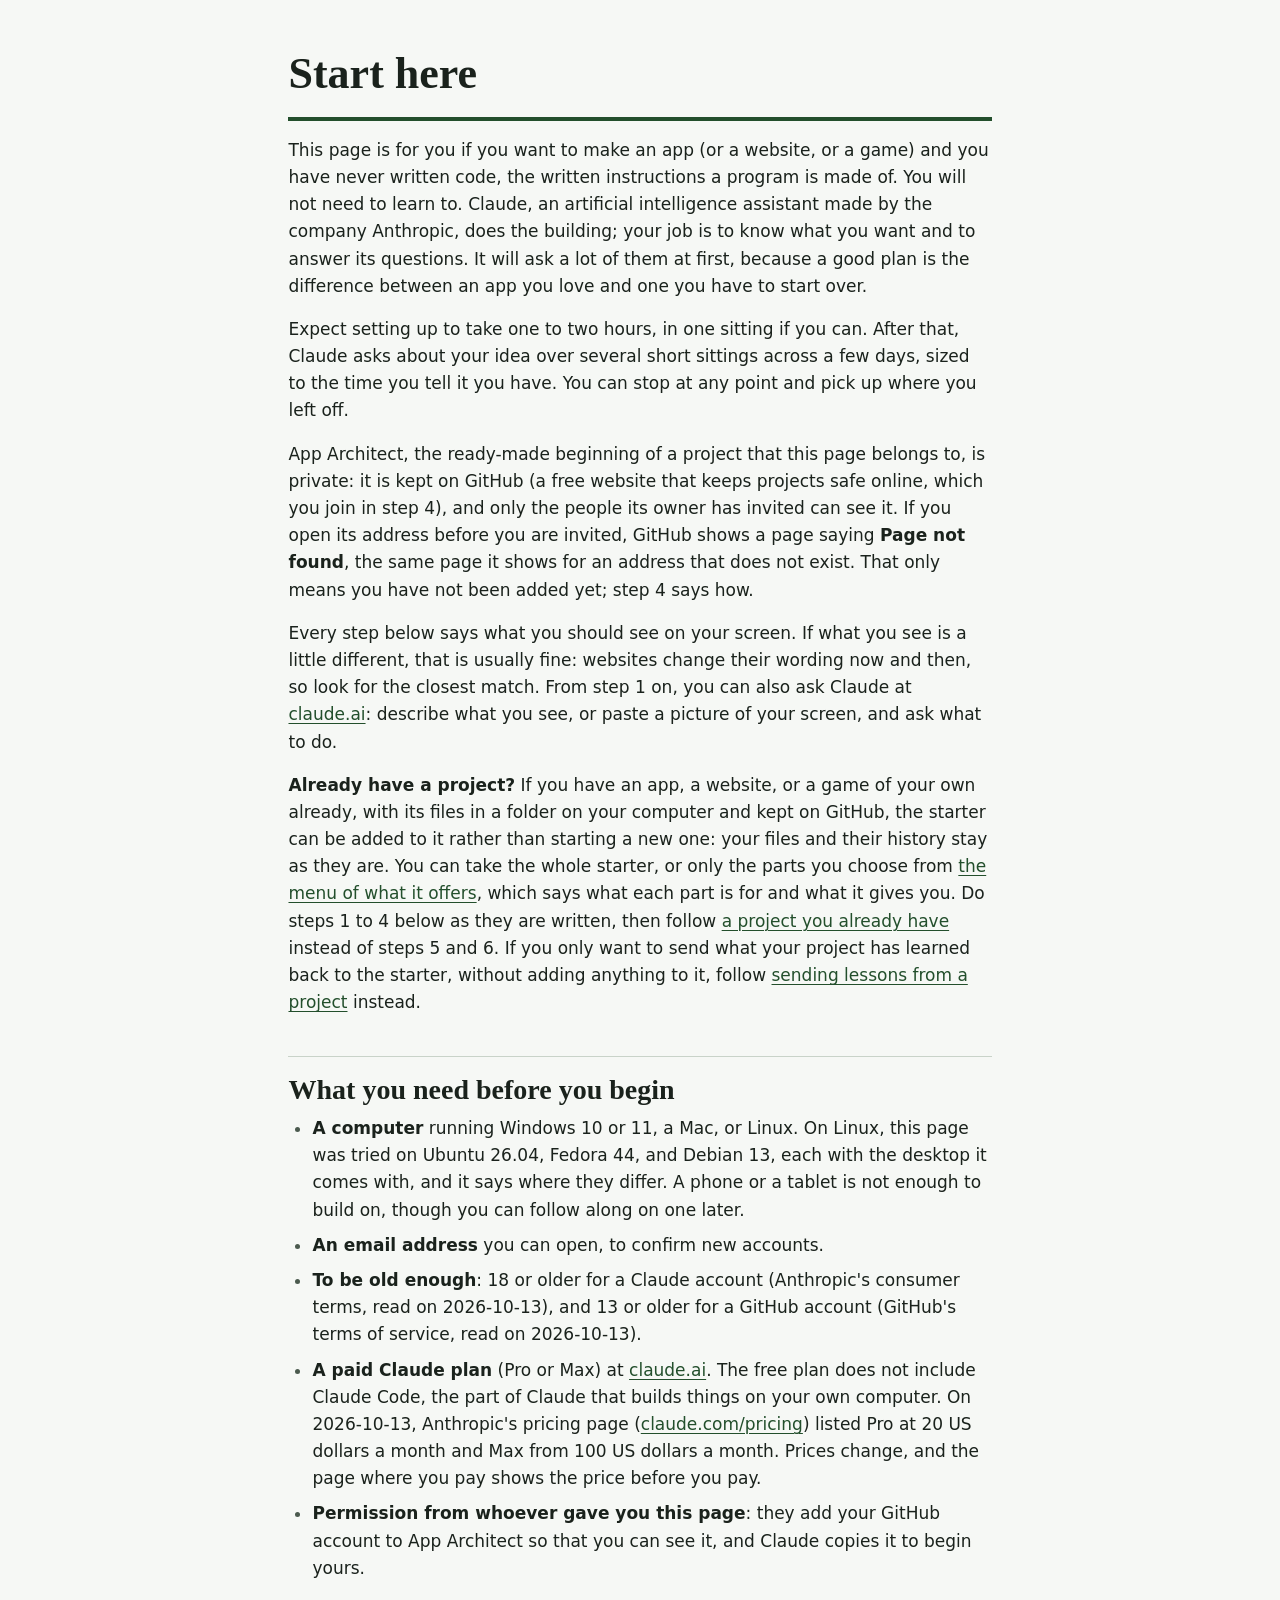
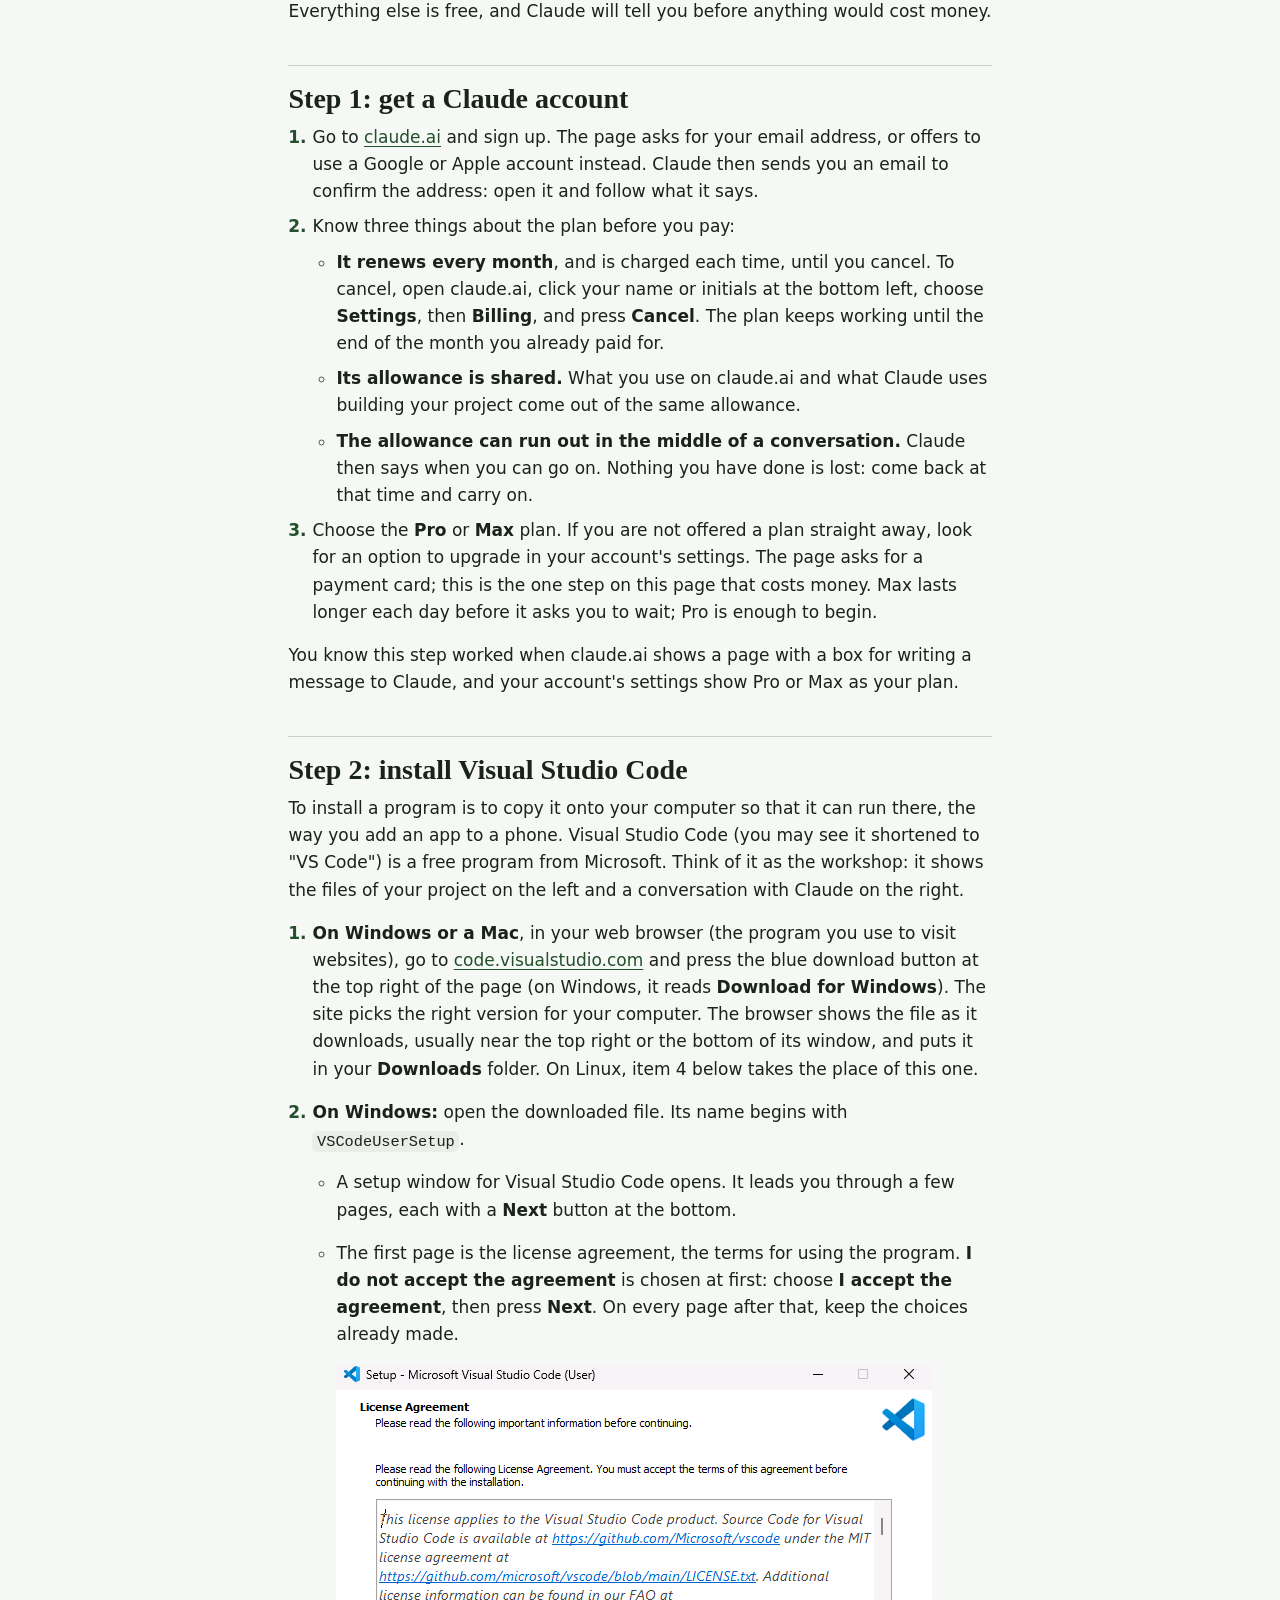
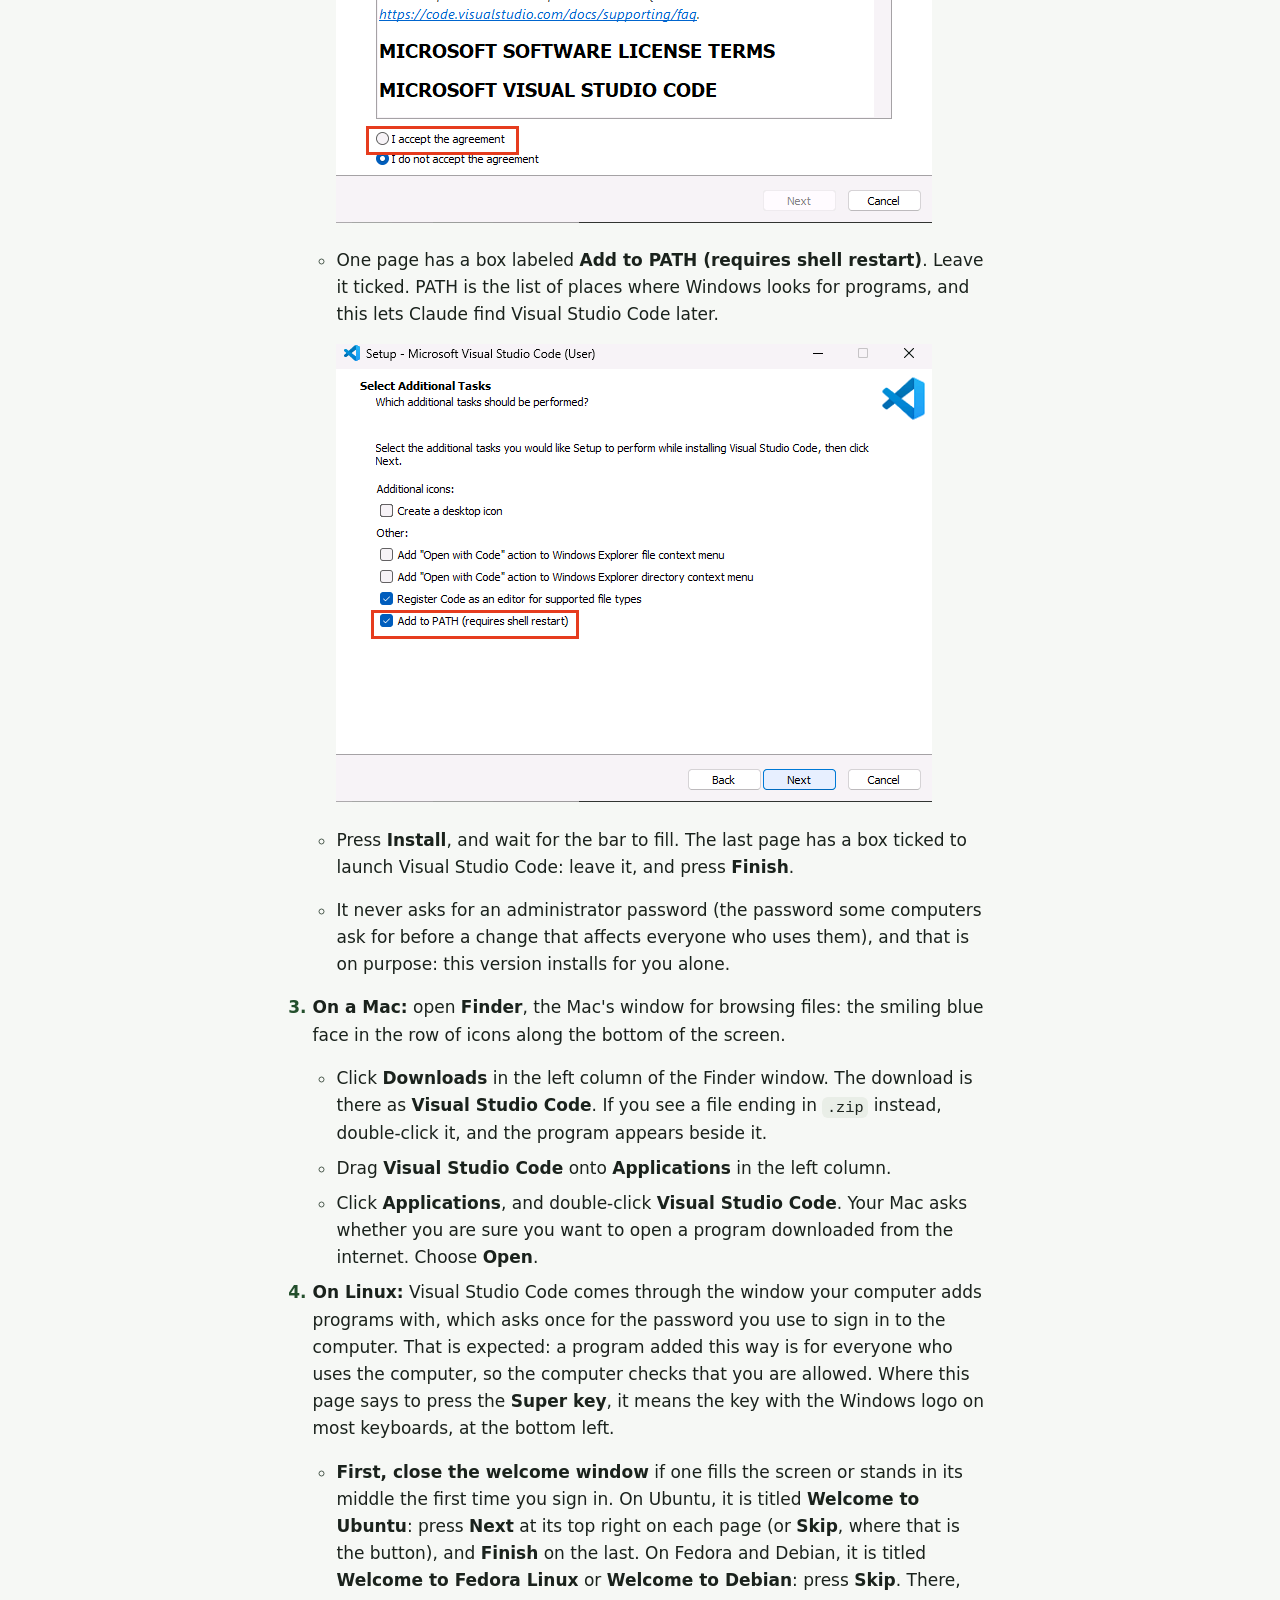
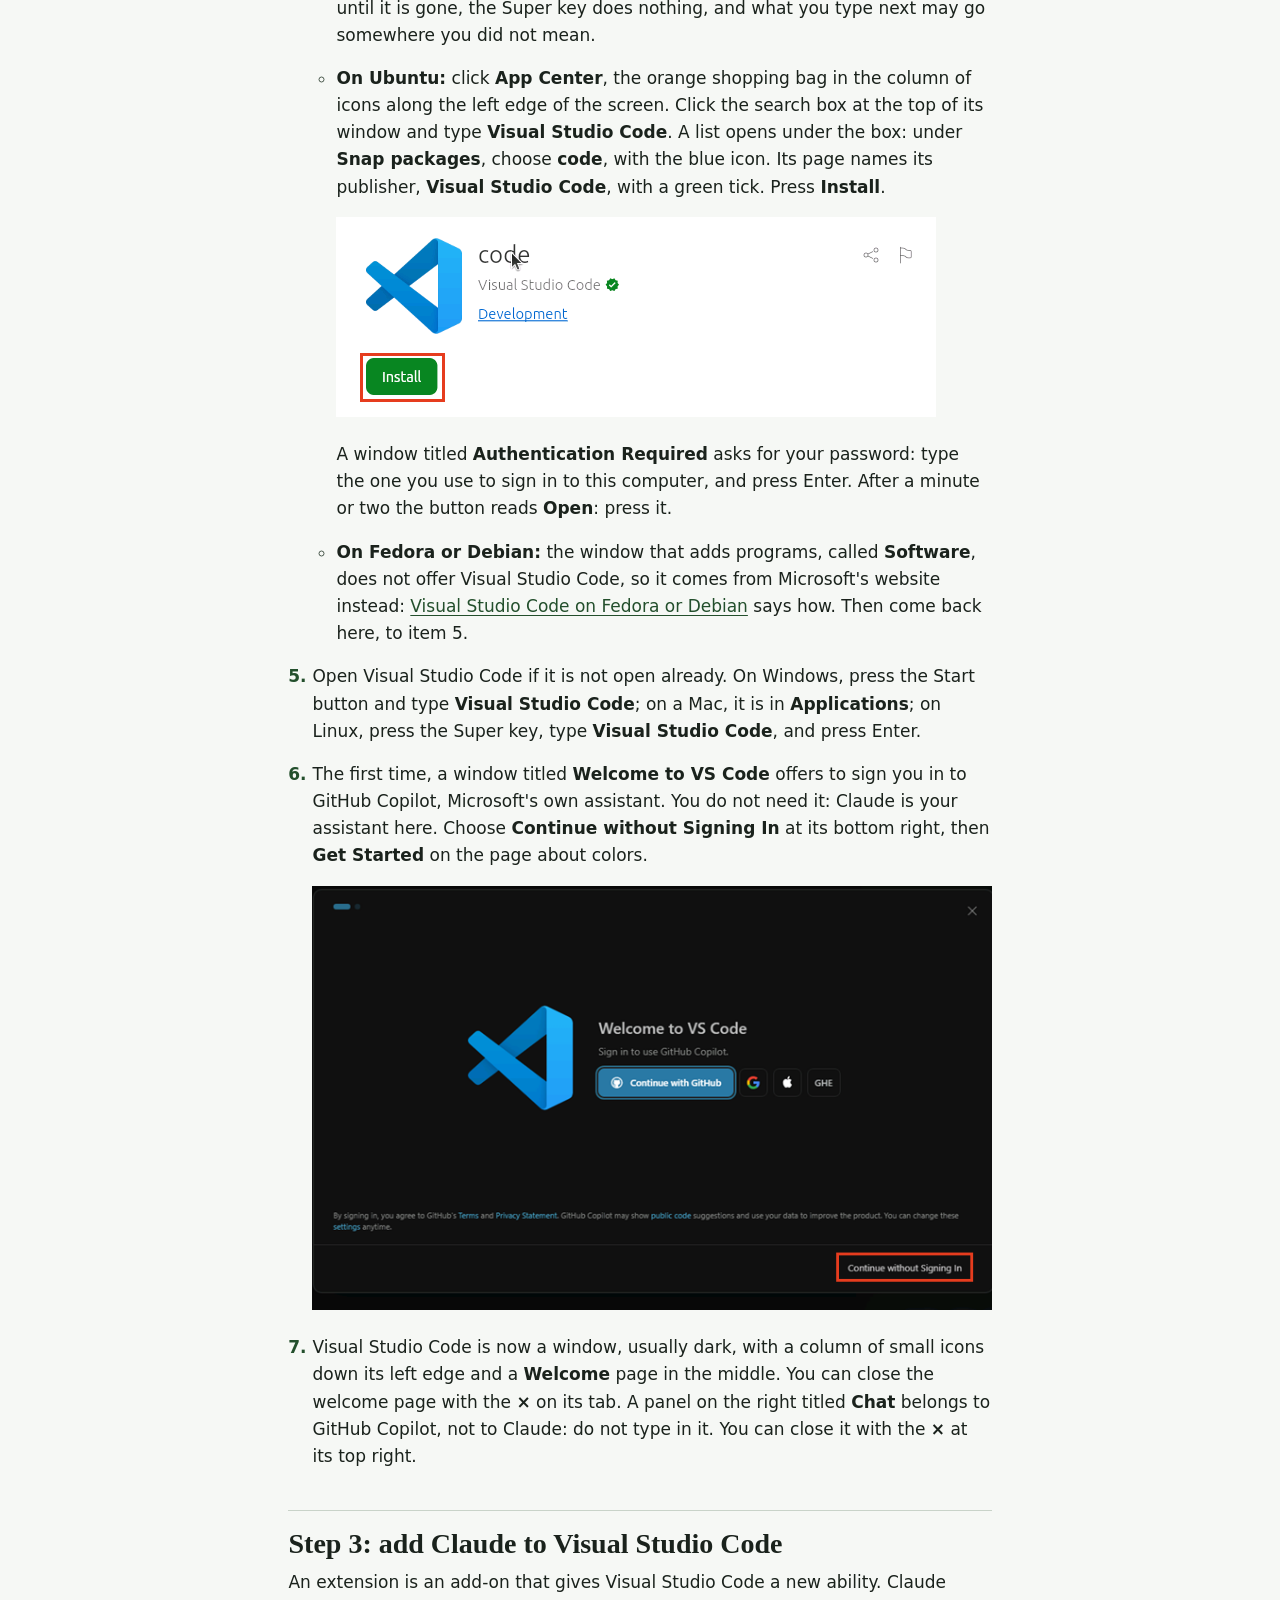
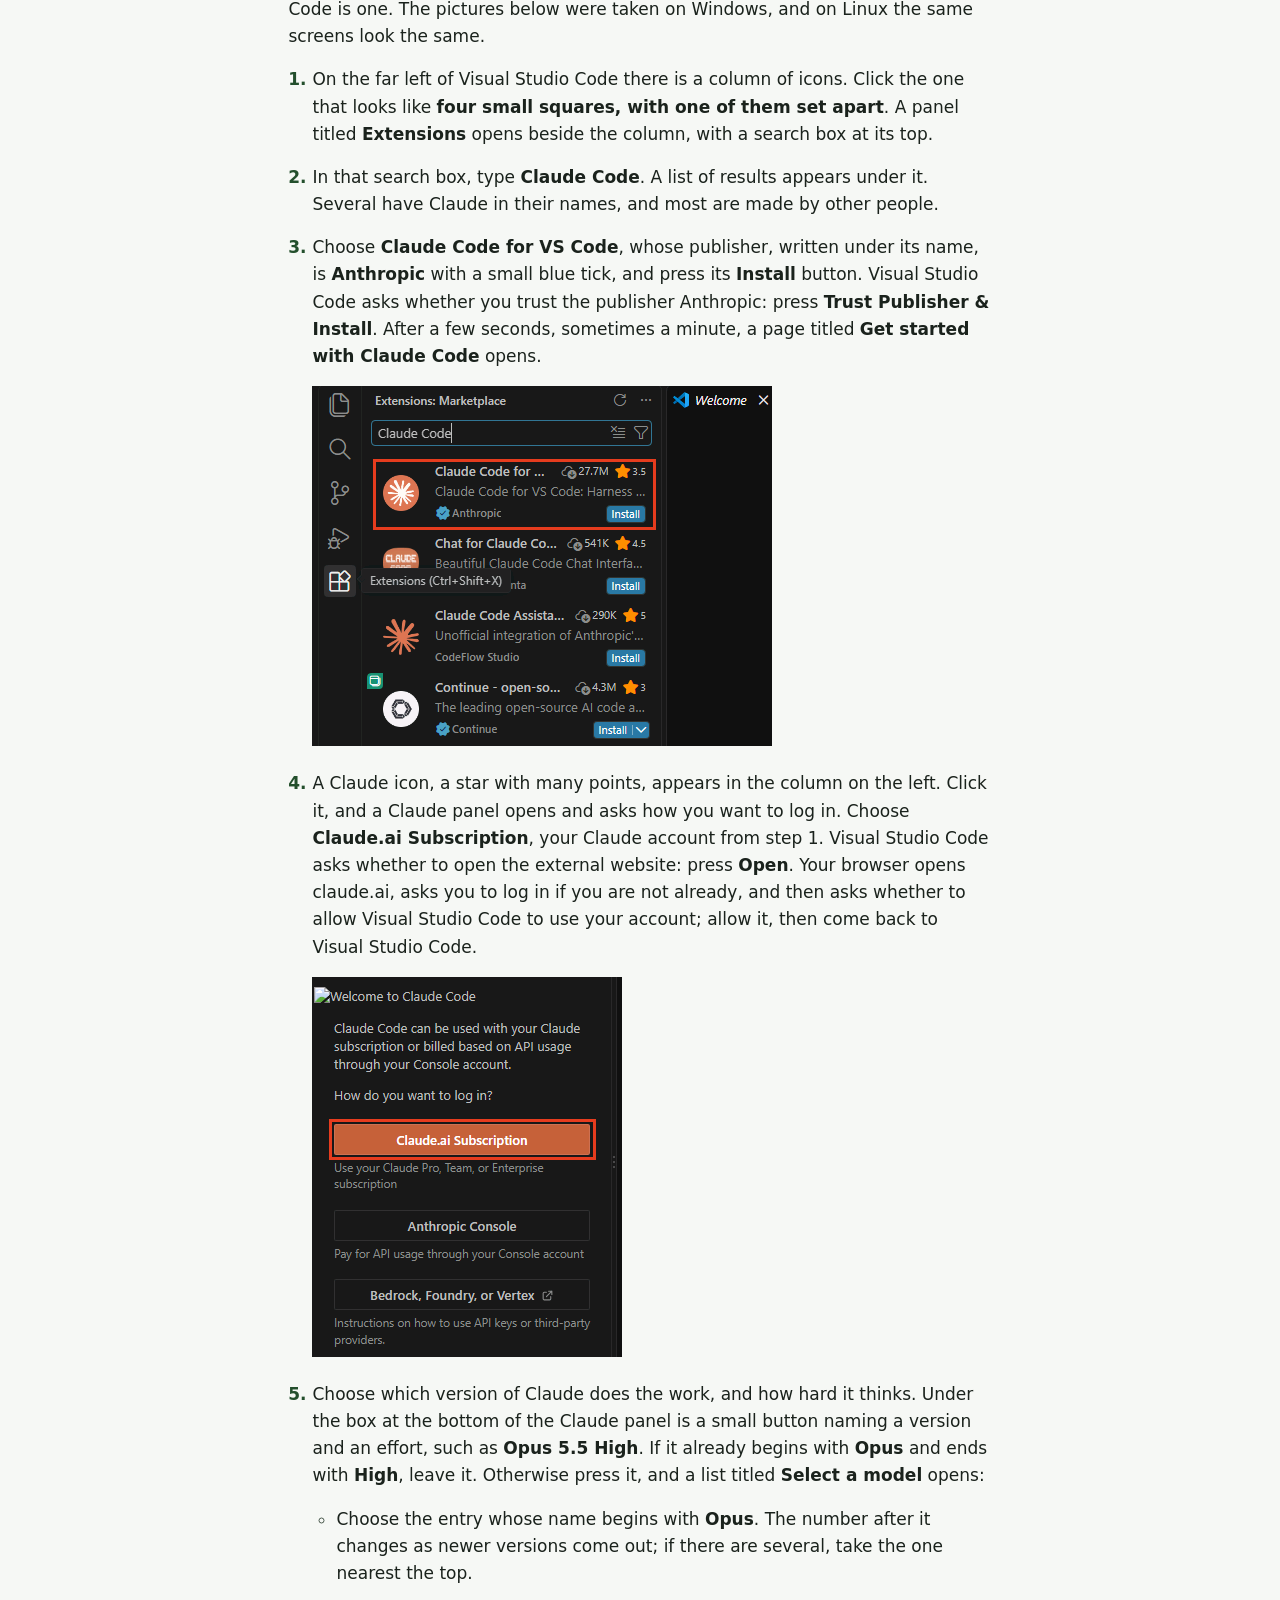
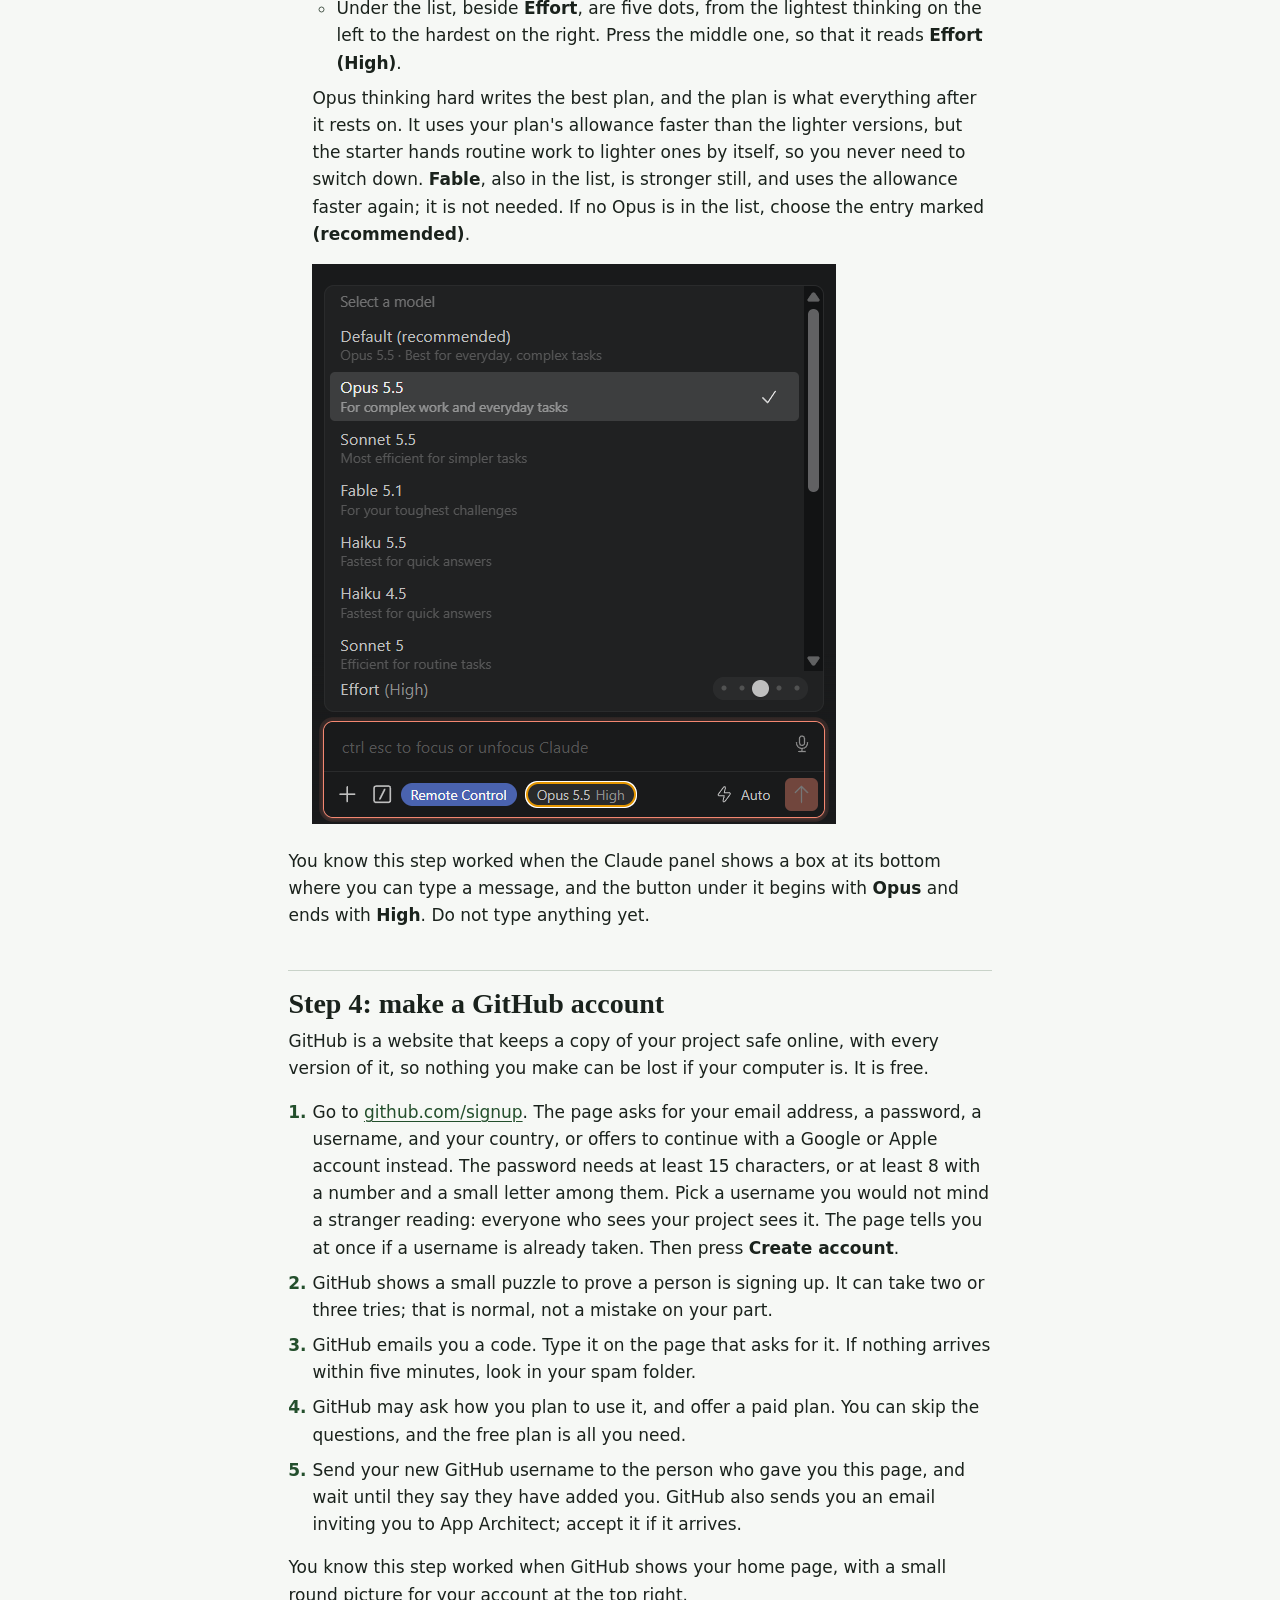
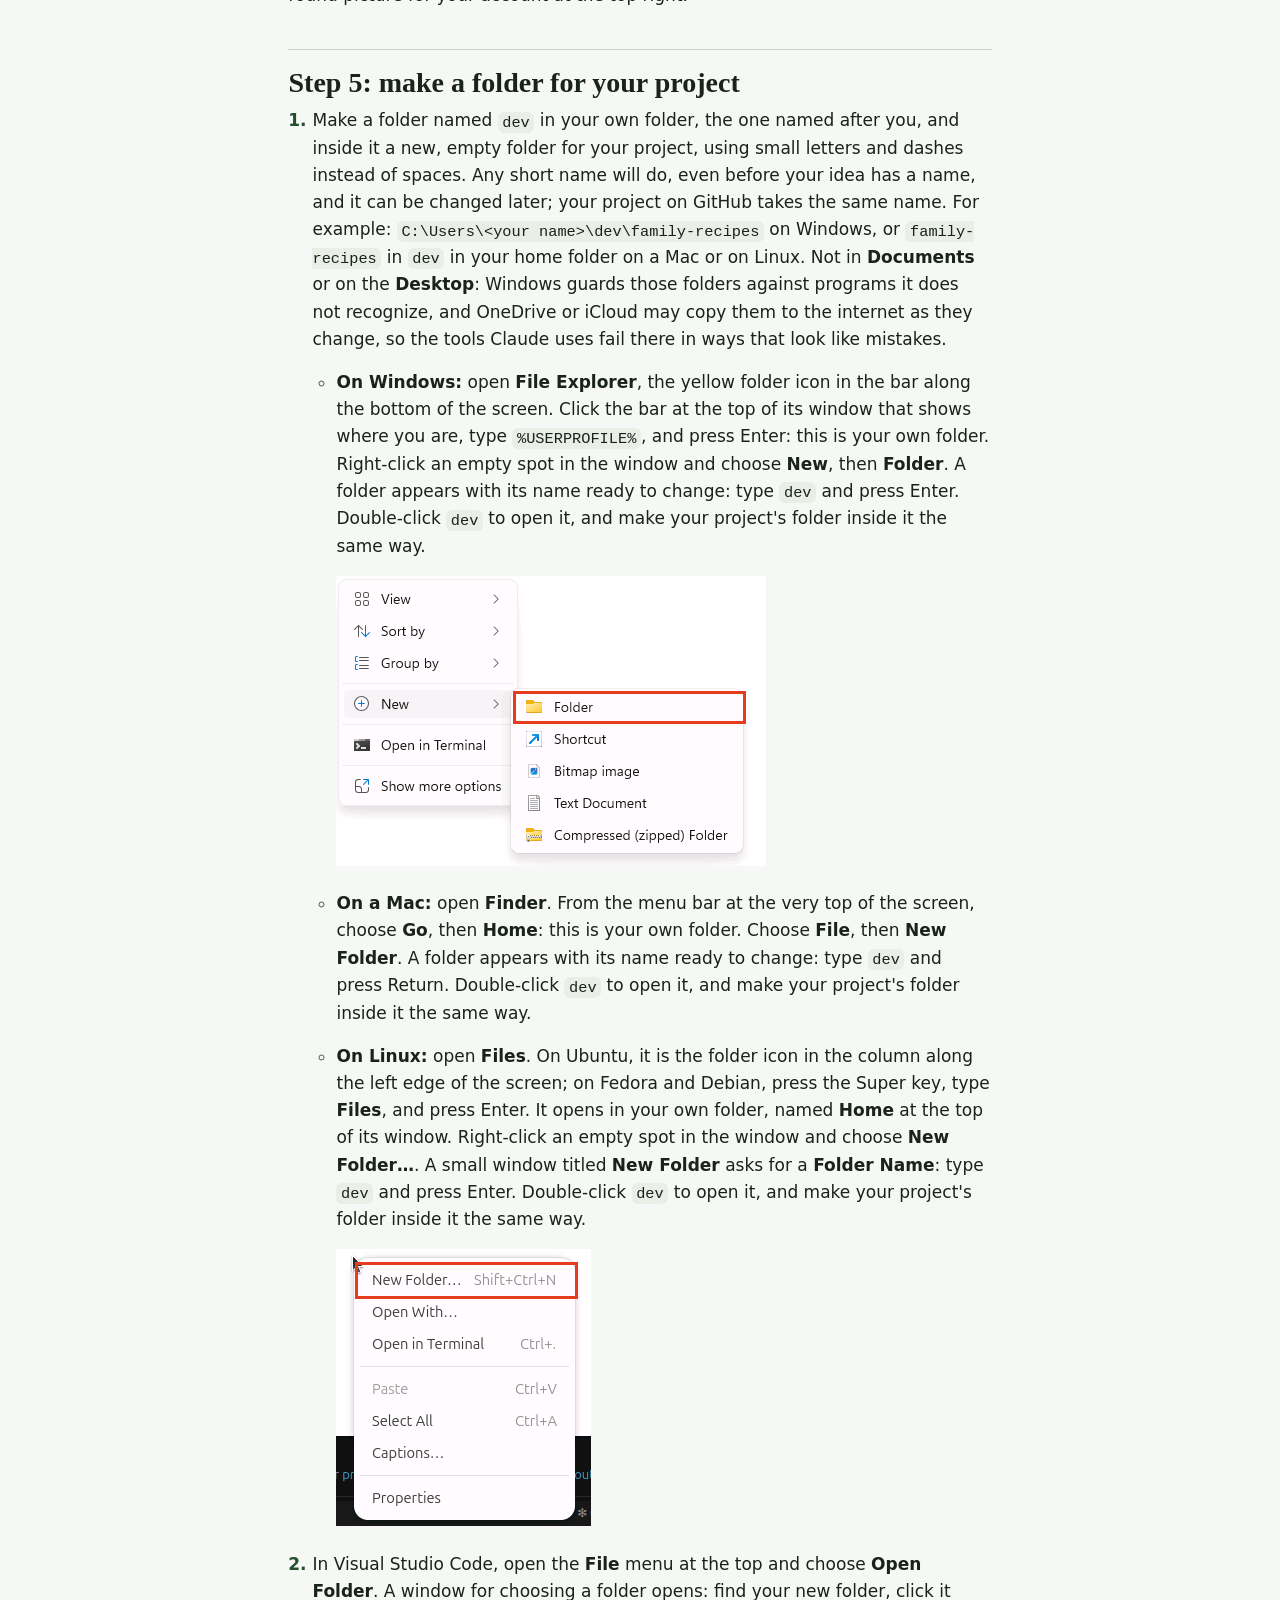
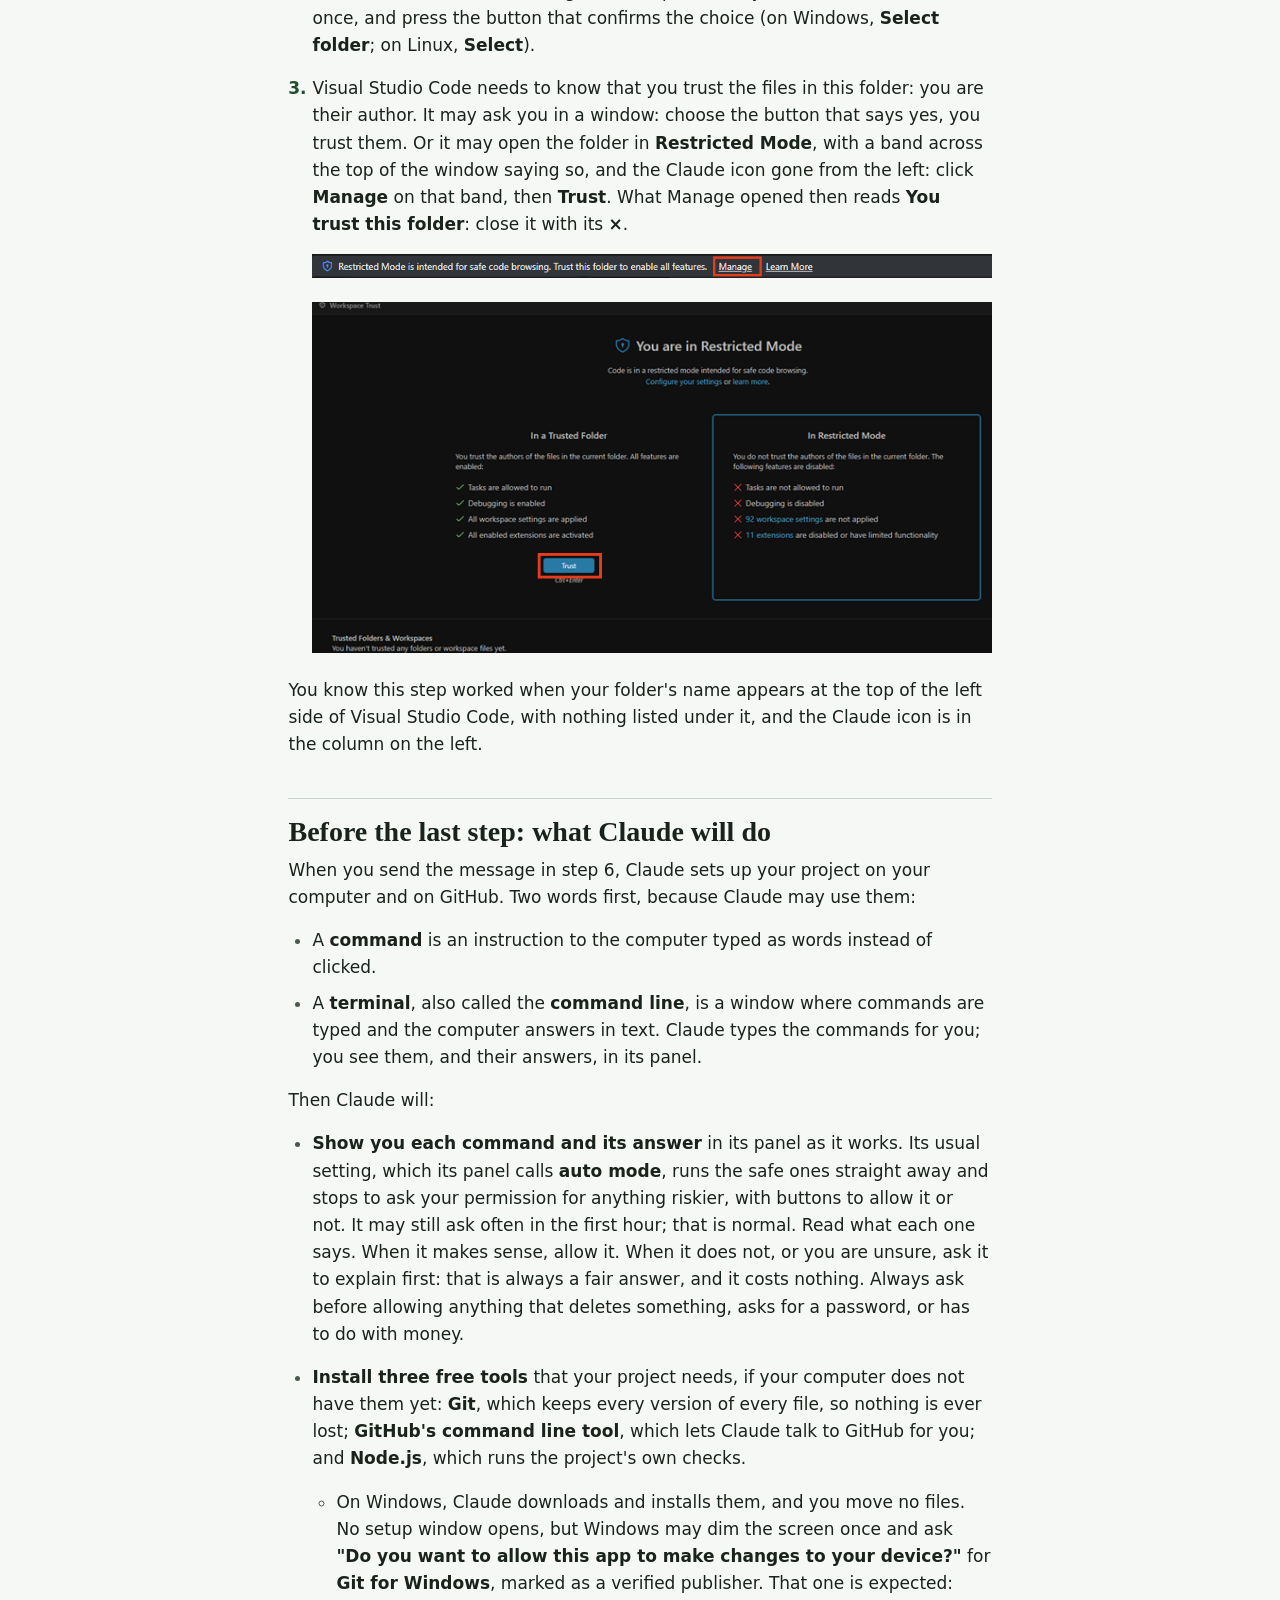
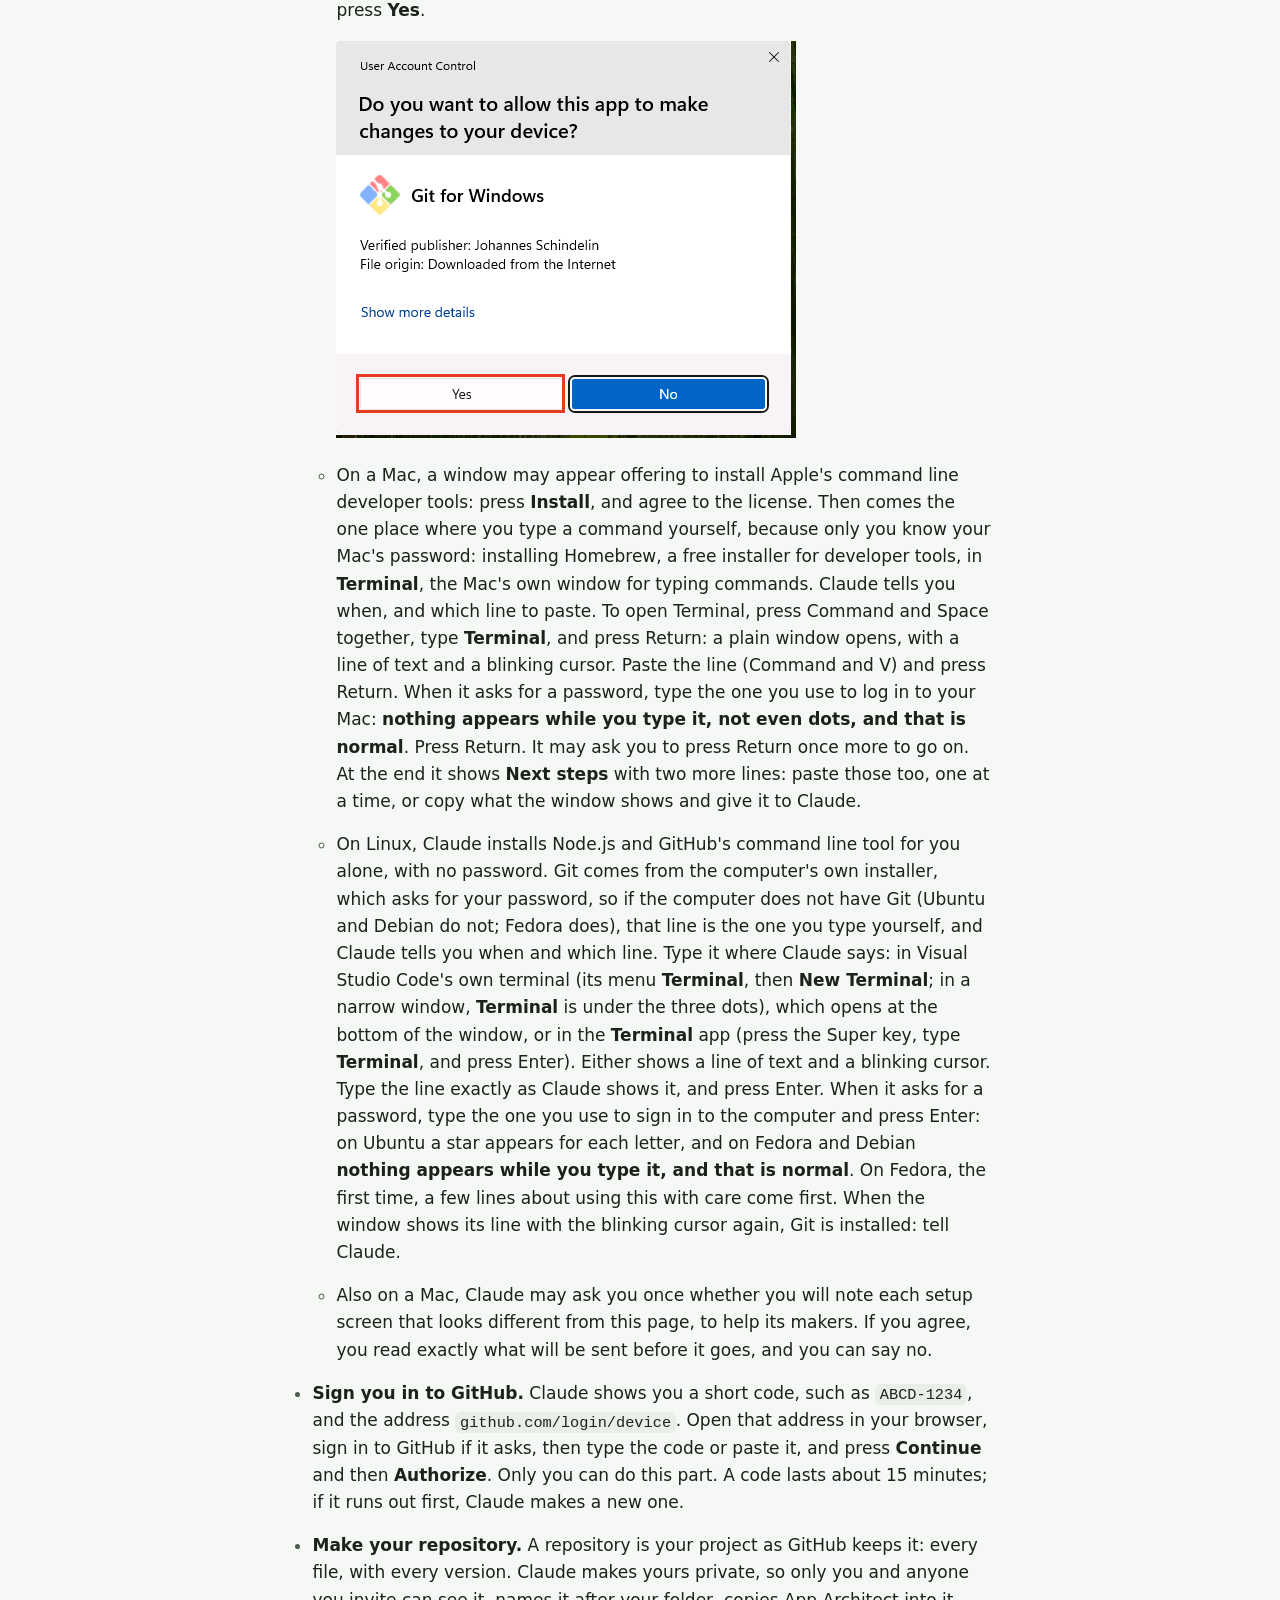
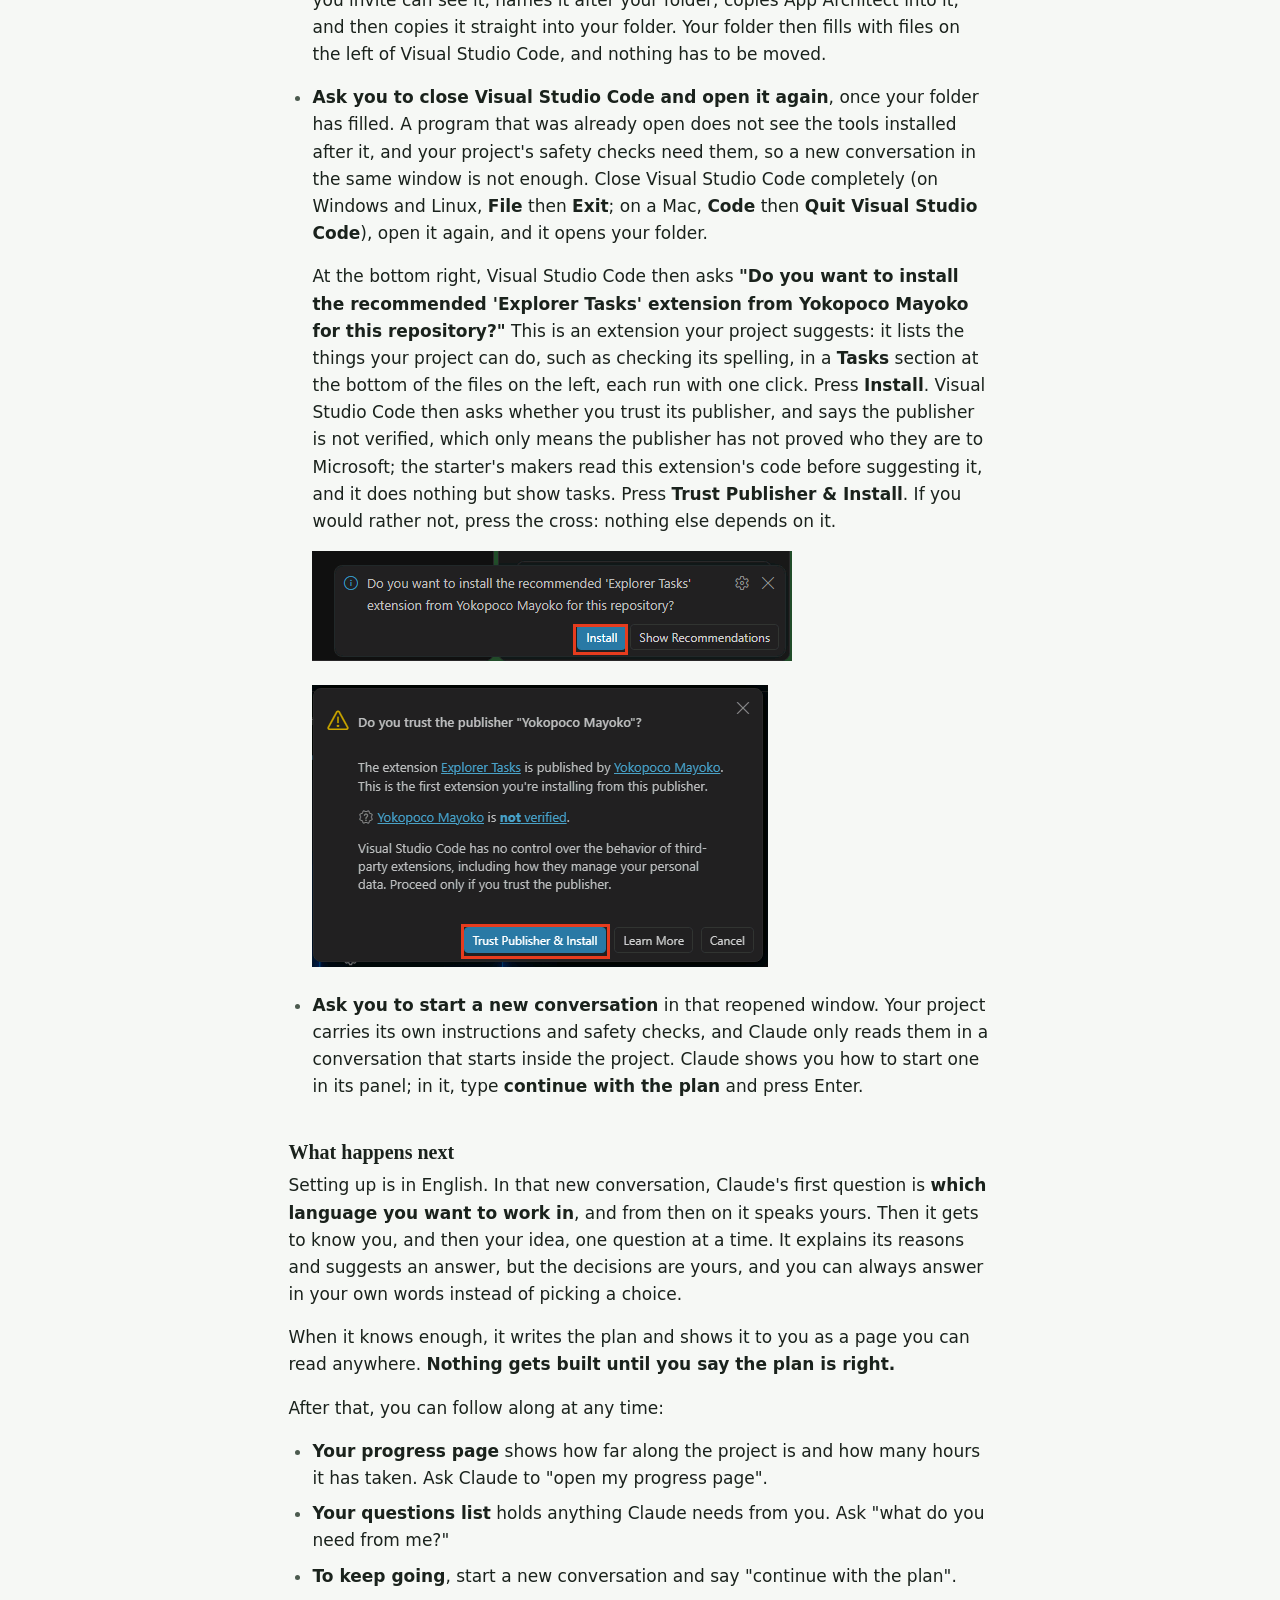
<file: index.html>
<!doctype html>
<html lang="en">
<head>
<meta charset="utf-8">
<meta name="viewport" content="width=device-width, initial-scale=1">
<meta http-equiv="Content-Security-Policy" content="default-src &#39;none&#39;; style-src &#39;self&#39; https://fonts.googleapis.com; font-src https://fonts.gstatic.com; img-src &#39;self&#39;; base-uri &#39;none&#39;; form-action &#39;none&#39;">
<!-- frame-ancestors is left out of the policy above: a browser ignores it in a meta tag, and GitHub Pages sends no header of our choosing. -->
<title>Start here</title>
<link rel="preconnect" href="https://fonts.googleapis.com">
<link rel="preconnect" href="https://fonts.gstatic.com" crossorigin>
<link rel="stylesheet" href="https://fonts.googleapis.com/css2?family=Public+Sans:ital,wght@0,400;0,600;1,400&amp;family=Source+Serif+4:opsz,wght@8..60,600&amp;display=swap">
<link rel="stylesheet" href="guide.css">
</head>
<body>
<main class="guide">
<h1 id="start-here">Start here</h1>
<p>This page is for you if you want to make an app (or a website, or a game) and
you have never written code, the written instructions a program is made of. You
will not need to learn to. Claude, an artificial intelligence assistant made by
the company Anthropic, does the building; your job is to know what you want and
to answer its questions. It will ask a lot of them at first, because a good plan
is the difference between an app you love and one you have to start over.</p>
<p>Expect setting up to take one to two hours, in one sitting if you can. After
that, Claude asks about your idea over several short sittings across a few days,
sized to the time you tell it you have. You can stop at any point and pick up
where you left off.</p>
<p>App Architect, the ready-made beginning of a project that this page belongs to,
is private: it is kept on GitHub (a free website that keeps projects safe
online, which you join in step 4), and only the people its owner has invited can
see it. If you open its address before you are invited, GitHub shows a page
saying <strong>Page not found</strong>, the same page it shows for an address that does not
exist. That only means you have not been added yet; step 4 says how.</p>
<p>Every step below says what you should see on your screen. If what you see is a
little different, that is usually fine: websites change their wording now and
then, so look for the closest match. From step 1 on, you can also ask Claude at
<a href="https://claude.ai">claude.ai</a>: describe what you see, or paste a picture of
your screen, and ask what to do.</p>
<p><strong>Already have a project?</strong> If you have an app, a website, or a game of your own
already, with its files in a folder on your computer and kept on GitHub, the
starter can be added to it rather than starting a new one: your files and their
history stay as they are. You can take the whole starter, or only the parts you
choose from
<a href="https://noelito-projects.github.io/project-starter-setup/features.html">the menu of what it offers</a>,
which says what each part is for and what it gives you. Do steps 1 to 4 below as
they are written, then follow
<a href="more-setup-help.html#a-project-you-already-have">a project you already have</a>
instead of steps 5 and 6. If you only want to send what your project has learned
back to the starter, without adding anything to it, follow
<a href="more-setup-help.html#sending-lessons-from-a-project">sending lessons from a project</a>
instead.</p>
<h2 id="what-you-need-before-you-begin">What you need before you begin</h2>
<ul>
<li><strong>A computer</strong> running Windows 10 or 11, a Mac, or Linux. On Linux, this page
was tried on Ubuntu 26.04, Fedora 44, and Debian 13, each with the desktop it
comes with, and it says where they differ. A phone or a tablet is not enough
to build on, though you can follow along on one later.</li>
<li><strong>An email address</strong> you can open, to confirm new accounts.</li>
<li><strong>To be old enough</strong>: 18 or older for a Claude account (Anthropic&#39;s consumer
terms, read on 2026-10-13), and 13 or older for a GitHub account (GitHub&#39;s
terms of service, read on 2026-10-13).</li>
<li><strong>A paid Claude plan</strong> (Pro or Max) at <a href="https://claude.ai">claude.ai</a>. The
free plan does not include Claude Code, the part of Claude that builds things
on your own computer. On 2026-10-13, Anthropic&#39;s pricing page
(<a href="https://claude.com/pricing">claude.com/pricing</a>) listed Pro at 20 US dollars
a month and Max from 100 US dollars a month. Prices change, and the page where
you pay shows the price before you pay.</li>
<li><strong>Permission from whoever gave you this page</strong>: they add your GitHub account
to App Architect so that you can see it, and Claude copies it to begin yours.</li>
</ul>
<p>Everything else is free, and Claude will tell you before anything would cost
money.</p>
<h2 id="step-1-get-a-claude-account">Step 1: get a Claude account</h2>
<ol>
<li>Go to <a href="https://claude.ai">claude.ai</a> and sign up. The page asks for your
email address, or offers to use a Google or Apple account instead. Claude
then sends you an email to confirm the address: open it and follow what it
says.</li>
<li>Know three things about the plan before you pay:
<ul>
<li><strong>It renews every month</strong>, and is charged each time, until you cancel. To
cancel, open claude.ai, click your name or initials at the bottom left,
choose <strong>Settings</strong>, then <strong>Billing</strong>, and press <strong>Cancel</strong>. The plan keeps
working until the end of the month you already paid for.</li>
<li><strong>Its allowance is shared.</strong> What you use on claude.ai and what Claude uses
building your project come out of the same allowance.</li>
<li><strong>The allowance can run out in the middle of a conversation.</strong> Claude then
says when you can go on. Nothing you have done is lost: come back at that
time and carry on.</li>
</ul></li>
<li>Choose the <strong>Pro</strong> or <strong>Max</strong> plan. If you are not offered a plan straight
away, look for an option to upgrade in your account&#39;s settings. The page asks
for a payment card; this is the one step on this page that costs money. Max
lasts longer each day before it asks you to wait; Pro is enough to begin.</li>
</ol>
<p>You know this step worked when claude.ai shows a page with a box for writing a
message to Claude, and your account&#39;s settings show Pro or Max as your plan.</p>
<h2 id="step-2-install-visual-studio-code">Step 2: install Visual Studio Code</h2>
<p>To install a program is to copy it onto your computer so that it can run there,
the way you add an app to a phone. Visual Studio Code (you may see it shortened
to &quot;VS Code&quot;) is a free program from Microsoft. Think of it as the workshop: it
shows the files of your project on the left and a conversation with Claude on
the right.</p>
<ol>
<li><p><strong>On Windows or a Mac</strong>, in your web browser (the program you use to visit
websites), go to <a href="https://code.visualstudio.com">code.visualstudio.com</a> and
press the blue download button at the top right of the page (on Windows, it
reads <strong>Download for Windows</strong>). The site picks the right version for your
computer. The browser shows the file as it downloads, usually near the top
right or the bottom of its window, and puts it in your <strong>Downloads</strong> folder.
On Linux, item 4 below takes the place of this one.</p></li>
<li><p><strong>On Windows:</strong> open the downloaded file. Its name begins with
<code>VSCodeUserSetup</code>.</p>
<ul>
<li><p>A setup window for Visual Studio Code opens. It leads you through a few
pages, each with a <strong>Next</strong> button at the bottom.</p></li>
<li><p>The first page is the license agreement, the terms for using the program.
<strong>I do not accept the agreement</strong> is chosen at first: choose <strong>I accept the
agreement</strong>, then press <strong>Next</strong>. On every page after that, keep the
choices already made.</p>
<p><img src="app-architect-kit/docs/setup-guide-pictures/installer-license.png" alt="The setup window&#39;s License Agreement page, with &quot;I do not accept the agreement&quot; chosen and the choice &quot;I accept the agreement&quot; marked above it"></p></li>
<li><p>One page has a box labeled <strong>Add to PATH (requires shell restart)</strong>. Leave
it ticked. PATH is the list of places where Windows looks for programs, and
this lets Claude find Visual Studio Code later.</p>
<p><img src="app-architect-kit/docs/setup-guide-pictures/installer-add-to-path.png" alt="The setup window&#39;s Select Additional Tasks page, with the ticked box &quot;Add to PATH (requires shell restart)&quot; marked"></p></li>
<li><p>Press <strong>Install</strong>, and wait for the bar to fill. The last page has a box
ticked to launch Visual Studio Code: leave it, and press <strong>Finish</strong>.</p></li>
<li><p>It never asks for an administrator password (the password some computers
ask for before a change that affects everyone who uses them), and that is
on purpose: this version installs for you alone.</p></li>
</ul></li>
<li><p><strong>On a Mac:</strong> open <strong>Finder</strong>, the Mac&#39;s window for browsing files: the
smiling blue face in the row of icons along the bottom of the screen.</p>
<ul>
<li>Click <strong>Downloads</strong> in the left column of the Finder window. The download
is there as <strong>Visual Studio Code</strong>. If you see a file ending in <code>.zip</code>
instead, double-click it, and the program appears beside it.</li>
<li>Drag <strong>Visual Studio Code</strong> onto <strong>Applications</strong> in the left column.</li>
<li>Click <strong>Applications</strong>, and double-click <strong>Visual Studio Code</strong>. Your Mac
asks whether you are sure you want to open a program downloaded from the
internet. Choose <strong>Open</strong>.</li>
</ul></li>
<li><p><strong>On Linux:</strong> Visual Studio Code comes through the window your computer adds
programs with, which asks once for the password you use to sign in to the
computer. That is expected: a program added this way is for everyone who uses
the computer, so the computer checks that you are allowed. Where this page
says to press the <strong>Super key</strong>, it means the key with the Windows logo on
most keyboards, at the bottom left.</p>
<ul>
<li><p><strong>First, close the welcome window</strong> if one fills the screen or stands in
its middle the first time you sign in. On Ubuntu, it is titled <strong>Welcome to
Ubuntu</strong>: press <strong>Next</strong> at its top right on each page (or <strong>Skip</strong>, where
that is the button), and <strong>Finish</strong> on the last. On Fedora and Debian, it
is titled <strong>Welcome to Fedora Linux</strong> or <strong>Welcome to Debian</strong>: press
<strong>Skip</strong>. There, until it is gone, the Super key does nothing, and what you
type next may go somewhere you did not mean.</p></li>
<li><p><strong>On Ubuntu:</strong> click <strong>App Center</strong>, the orange shopping bag in the column
of icons along the left edge of the screen. Click the search box at the top
of its window and type <strong>Visual Studio Code</strong>. A list opens under the box:
under <strong>Snap packages</strong>, choose <strong>code</strong>, with the blue icon. Its page
names its publisher, <strong>Visual Studio Code</strong>, with a green tick. Press
<strong>Install</strong>.</p>
<p><img src="app-architect-kit/docs/setup-guide-pictures/app-center-code.png" alt="App Center&#39;s page for &quot;code&quot;, published by Visual Studio Code with a green tick, with the Install button marked"></p>
<p>A window titled <strong>Authentication Required</strong> asks for your password: type
the one you use to sign in to this computer, and press Enter. After a
minute or two the button reads <strong>Open</strong>: press it.</p></li>
<li><p><strong>On Fedora or Debian:</strong> the window that adds programs, called
<strong>Software</strong>, does not offer Visual Studio Code, so it comes from
Microsoft&#39;s website instead:
<a href="more-setup-help.html#visual-studio-code-on-fedora-or-debian">Visual Studio Code on Fedora or Debian</a>
says how. Then come back here, to item 5.</p></li>
</ul></li>
<li><p>Open Visual Studio Code if it is not open already. On Windows, press the
Start button and type <strong>Visual Studio Code</strong>; on a Mac, it is in
<strong>Applications</strong>; on Linux, press the Super key, type <strong>Visual Studio Code</strong>,
and press Enter.</p></li>
<li><p>The first time, a window titled <strong>Welcome to VS Code</strong> offers to sign you in
to GitHub Copilot, Microsoft&#39;s own assistant. You do not need it: Claude is
your assistant here. Choose <strong>Continue without Signing In</strong> at its bottom
right, then <strong>Get Started</strong> on the page about colors.</p>
<p><img src="app-architect-kit/docs/setup-guide-pictures/welcome-without-copilot.png" alt="The Welcome to VS Code window offering to sign in to GitHub Copilot, with &quot;Continue without Signing In&quot; marked at its bottom right"></p></li>
<li><p>Visual Studio Code is now a window, usually dark, with a column of small
icons down its left edge and a <strong>Welcome</strong> page in the middle. You can close
the welcome page with the <strong>×</strong> on its tab. A panel on the right titled
<strong>Chat</strong> belongs to GitHub Copilot, not to Claude: do not type in it. You can
close it with the <strong>×</strong> at its top right.</p></li>
</ol>
<h2 id="step-3-add-claude-to-visual-studio-code">Step 3: add Claude to Visual Studio Code</h2>
<p>An extension is an add-on that gives Visual Studio Code a new ability. Claude
Code is one. The pictures below were taken on Windows, and on Linux the same
screens look the same.</p>
<ol>
<li><p>On the far left of Visual Studio Code there is a column of icons. Click the
one that looks like <strong>four small squares, with one of them set apart</strong>. A
panel titled <strong>Extensions</strong> opens beside the column, with a search box at its
top.</p></li>
<li><p>In that search box, type <strong>Claude Code</strong>. A list of results appears under it.
Several have Claude in their names, and most are made by other people.</p></li>
<li><p>Choose <strong>Claude Code for VS Code</strong>, whose publisher, written under its name,
is <strong>Anthropic</strong> with a small blue tick, and press its <strong>Install</strong> button.
Visual Studio Code asks whether you trust the publisher Anthropic: press
<strong>Trust Publisher &amp; Install</strong>. After a few seconds, sometimes a minute, a
page titled <strong>Get started with Claude Code</strong> opens.</p>
<p><img src="app-architect-kit/docs/setup-guide-pictures/extensions-claude-code.png" alt="The Extensions panel searched for Claude Code: several extensions with Claude in their names, and the first one, Claude Code for VS Code by Anthropic with a blue tick, marked"></p></li>
<li><p>A Claude icon, a star with many points, appears in the column on the left.
Click it, and a Claude panel opens and asks how you want to log in. Choose
<strong>Claude.ai Subscription</strong>, your Claude account from step 1. Visual Studio
Code asks whether to open the external website: press <strong>Open</strong>. Your browser
opens claude.ai, asks you to log in if you are not already, and then asks
whether to allow Visual Studio Code to use your account; allow it, then come
back to Visual Studio Code.</p>
<p><img src="app-architect-kit/docs/setup-guide-pictures/claude-panel-log-in.png" alt="The Claude panel asking &quot;How do you want to log in?&quot;, with the orange &quot;Claude.ai Subscription&quot; button marked above Anthropic Console and Bedrock, Foundry, or Vertex"></p></li>
<li><p>Choose which version of Claude does the work, and how hard it thinks. Under
the box at the bottom of the Claude panel is a small button naming a version
and an effort, such as <strong>Opus 5.5 High</strong>. If it already begins with <strong>Opus</strong>
and ends with <strong>High</strong>, leave it. Otherwise press it, and a list titled
<strong>Select a model</strong> opens:</p>
<ul>
<li>Choose the entry whose name begins with <strong>Opus</strong>. The number after it
changes as newer versions come out; if there are several, take the one
nearest the top.</li>
<li>Under the list, beside <strong>Effort</strong>, are five dots, from the lightest
thinking on the left to the hardest on the right. Press the middle one, so
that it reads <strong>Effort (High)</strong>.</li>
</ul>
<p>Opus thinking hard writes the best plan, and the plan is what everything
after it rests on. It uses your plan&#39;s allowance faster than the lighter
versions, but the starter hands routine work to lighter ones by itself, so
you never need to switch down. <strong>Fable</strong>, also in the list, is stronger
still, and uses the allowance faster again; it is not needed. If no Opus is
in the list, choose the entry marked <strong>(recommended)</strong>.</p>
<p><img src="app-architect-kit/docs/setup-guide-pictures/claude-panel-model-and-effort.png" alt="The Claude panel&#39;s &quot;Select a model&quot; list, with Opus checked among Default, Sonnet, Fable, and Haiku, the Effort row reading High with its middle dot chosen, and the button under the message box reading &quot;Opus 5.5 High&quot;"></p></li>
</ol>
<p>You know this step worked when the Claude panel shows a box at its bottom where
you can type a message, and the button under it begins with <strong>Opus</strong> and ends
with <strong>High</strong>. Do not type anything yet.</p>
<h2 id="step-4-make-a-github-account">Step 4: make a GitHub account</h2>
<p>GitHub is a website that keeps a copy of your project safe online, with every
version of it, so nothing you make can be lost if your computer is. It is free.</p>
<ol>
<li>Go to <a href="https://github.com/signup">github.com/signup</a>. The page asks for your
email address, a password, a username, and your country, or offers to
continue with a Google or Apple account instead. The password needs at least
15 characters, or at least 8 with a number and a small letter among them.
Pick a username you would not mind a stranger reading: everyone who sees your
project sees it. The page tells you at once if a username is already taken.
Then press <strong>Create account</strong>.</li>
<li>GitHub shows a small puzzle to prove a person is signing up. It can take two
or three tries; that is normal, not a mistake on your part.</li>
<li>GitHub emails you a code. Type it on the page that asks for it. If nothing
arrives within five minutes, look in your spam folder.</li>
<li>GitHub may ask how you plan to use it, and offer a paid plan. You can skip
the questions, and the free plan is all you need.</li>
<li>Send your new GitHub username to the person who gave you this page, and wait
until they say they have added you. GitHub also sends you an email inviting
you to App Architect; accept it if it arrives.</li>
</ol>
<p>You know this step worked when GitHub shows your home page, with a small round
picture for your account at the top right.</p>
<h2 id="step-5-make-a-folder-for-your-project">Step 5: make a folder for your project</h2>
<ol>
<li><p>Make a folder named <code>dev</code> in your own folder, the one named after you, and
inside it a new, empty folder for your project, using small letters and
dashes instead of spaces. Any short name will do, even before your idea has a
name, and it can be changed later; your project on GitHub takes the same
name. For example: <code>C:\Users\&lt;your name&gt;\dev\family-recipes</code> on Windows, or
<code>family-recipes</code> in <code>dev</code> in your home folder on a Mac or on Linux. Not in
<strong>Documents</strong> or on the <strong>Desktop</strong>: Windows guards those folders against
programs it does not recognize, and OneDrive or iCloud may copy them to the
internet as they change, so the tools Claude uses fail there in ways that
look like mistakes.</p>
<ul>
<li><p><strong>On Windows:</strong> open <strong>File Explorer</strong>, the yellow folder icon in the bar
along the bottom of the screen. Click the bar at the top of its window that
shows where you are, type <code>%USERPROFILE%</code>, and press Enter: this is your
own folder. Right-click an empty spot in the window and choose <strong>New</strong>,
then <strong>Folder</strong>. A folder appears with its name ready to change: type <code>dev</code>
and press Enter. Double-click <code>dev</code> to open it, and make your project&#39;s
folder inside it the same way.</p>
<p><img src="app-architect-kit/docs/setup-guide-pictures/new-folder-menu.png" alt="File Explorer&#39;s right-click menu with New opened beside it, and Folder marked at the top of that list"></p></li>
<li><p><strong>On a Mac:</strong> open <strong>Finder</strong>. From the menu bar at the very top of the
screen, choose <strong>Go</strong>, then <strong>Home</strong>: this is your own folder. Choose
<strong>File</strong>, then <strong>New Folder</strong>. A folder appears with its name ready to
change: type <code>dev</code> and press Return. Double-click <code>dev</code> to open it, and
make your project&#39;s folder inside it the same way.</p></li>
<li><p><strong>On Linux:</strong> open <strong>Files</strong>. On Ubuntu, it is the folder icon in the
column along the left edge of the screen; on Fedora and Debian, press the
Super key, type <strong>Files</strong>, and press Enter. It opens in your own folder,
named <strong>Home</strong> at the top of its window. Right-click an empty spot in the
window and choose <strong>New Folder…</strong>. A small window titled <strong>New Folder</strong>
asks for a <strong>Folder Name</strong>: type <code>dev</code> and press Enter. Double-click <code>dev</code>
to open it, and make your project&#39;s folder inside it the same way.</p>
<p><img src="app-architect-kit/docs/setup-guide-pictures/files-new-folder-menu.png" alt="The menu Files shows on a right-click in an empty spot, with New Folder… marked at its top"></p></li>
</ul></li>
<li><p>In Visual Studio Code, open the <strong>File</strong> menu at the top and choose <strong>Open
Folder</strong>. A window for choosing a folder opens: find your new folder, click
it once, and press the button that confirms the choice (on Windows, <strong>Select
folder</strong>; on Linux, <strong>Select</strong>).</p></li>
<li><p>Visual Studio Code needs to know that you trust the files in this folder: you
are their author. It may ask you in a window: choose the button that says
yes, you trust them. Or it may open the folder in <strong>Restricted Mode</strong>, with a
band across the top of the window saying so, and the Claude icon gone from
the left: click <strong>Manage</strong> on that band, then <strong>Trust</strong>. What Manage opened
then reads <strong>You trust this folder</strong>: close it with its <strong>×</strong>.</p>
<p><img src="app-architect-kit/docs/setup-guide-pictures/restricted-mode-band.png" alt="The band across the top of Visual Studio Code: &quot;Restricted Mode is intended for safe code browsing. Trust this folder to enable all features.&quot;, with Manage marked"></p>
<p><img src="app-architect-kit/docs/setup-guide-pictures/restricted-mode-trust.png" alt="The page Manage opens, titled &quot;You are in Restricted Mode&quot;, with the Trust button marked under &quot;In a Trusted Folder&quot;"></p></li>
</ol>
<p>You know this step worked when your folder&#39;s name appears at the top of the left
side of Visual Studio Code, with nothing listed under it, and the Claude icon is
in the column on the left.</p>
<h2 id="before-the-last-step-what-claude-will-do">Before the last step: what Claude will do</h2>
<p>When you send the message in step 6, Claude sets up your project on your
computer and on GitHub. Two words first, because Claude may use them:</p>
<ul>
<li>A <strong>command</strong> is an instruction to the computer typed as words instead of
clicked.</li>
<li>A <strong>terminal</strong>, also called the <strong>command line</strong>, is a window where commands
are typed and the computer answers in text. Claude types the commands for you;
you see them, and their answers, in its panel.</li>
</ul>
<p>Then Claude will:</p>
<ul>
<li><p><strong>Show you each command and its answer</strong> in its panel as it works. Its usual
setting, which its panel calls <strong>auto mode</strong>, runs the safe ones straight away
and stops to ask your permission for anything riskier, with buttons to allow
it or not. It may still ask often in the first hour; that is normal. Read what
each one says. When it makes sense, allow it. When it does not, or you are
unsure, ask it to explain first: that is always a fair answer, and it costs
nothing. Always ask before allowing anything that deletes something, asks for
a password, or has to do with money.</p></li>
<li><p><strong>Install three free tools</strong> that your project needs, if your computer does
not have them yet: <strong>Git</strong>, which keeps every version of every file, so
nothing is ever lost; <strong>GitHub&#39;s command line tool</strong>, which lets Claude talk
to GitHub for you; and <strong>Node.js</strong>, which runs the project&#39;s own checks.</p>
<ul>
<li><p>On Windows, Claude downloads and installs them, and you move no files. No
setup window opens, but Windows may dim the screen once and ask <strong>&quot;Do you
want to allow this app to make changes to your device?&quot;</strong> for <strong>Git for
Windows</strong>, marked as a verified publisher. That one is expected: press
<strong>Yes</strong>.</p>
<p><img src="app-architect-kit/docs/setup-guide-pictures/allow-git-for-windows.png" alt="Windows asking &quot;Do you want to allow this app to make changes to your device?&quot; for Git for Windows, verified publisher, with Yes marked"></p></li>
<li><p>On a Mac, a window may appear offering to install Apple&#39;s command line
developer tools: press <strong>Install</strong>, and agree to the license. Then comes the
one place where you type a command yourself, because only you know your
Mac&#39;s password: installing Homebrew, a free installer for developer tools,
in <strong>Terminal</strong>, the Mac&#39;s own window for typing commands. Claude tells you
when, and which line to paste. To open Terminal, press Command and Space
together, type <strong>Terminal</strong>, and press Return: a plain window opens, with a
line of text and a blinking cursor. Paste the line (Command and V) and press
Return. When it asks for a password, type the one you use to log in to your
Mac: <strong>nothing appears while you type it, not even dots, and that is
normal</strong>. Press Return. It may ask you to press Return once more to go on.
At the end it shows <strong>Next steps</strong> with two more lines: paste those too, one
at a time, or copy what the window shows and give it to Claude.</p></li>
<li><p>On Linux, Claude installs Node.js and GitHub&#39;s command line tool for you
alone, with no password. Git comes from the computer&#39;s own installer, which
asks for your password, so if the computer does not have Git (Ubuntu and
Debian do not; Fedora does), that line is the one you type yourself, and
Claude tells you when and which line. Type it where Claude says: in Visual
Studio Code&#39;s own terminal (its menu <strong>Terminal</strong>, then <strong>New Terminal</strong>; in
a narrow window, <strong>Terminal</strong> is under the three dots), which opens at the
bottom of the window, or in the <strong>Terminal</strong> app (press the Super key, type
<strong>Terminal</strong>, and press Enter). Either shows a line of text and a blinking
cursor. Type the line exactly as Claude shows it, and press Enter. When it
asks for a password, type the one you use to sign in to the computer and
press Enter: on Ubuntu a star appears for each letter, and on Fedora and
Debian <strong>nothing appears while you type it, and that is normal</strong>. On Fedora,
the first time, a few lines about using this with care come first. When the
window shows its line with the blinking cursor again, Git is installed: tell
Claude.</p></li>
<li><p>Also on a Mac, Claude may ask you once whether you will note each setup
screen that looks different from this page, to help its makers. If you
agree, you read exactly what will be sent before it goes, and you can say
no.</p></li>
</ul></li>
<li><p><strong>Sign you in to GitHub.</strong> Claude shows you a short code, such as <code>ABCD-1234</code>,
and the address <code>github.com/login/device</code>. Open that address in your browser,
sign in to GitHub if it asks, then type the code or paste it, and press
<strong>Continue</strong> and then <strong>Authorize</strong>. Only you can do this part. A code lasts
about 15 minutes; if it runs out first, Claude makes a new one.</p></li>
<li><p><strong>Make your repository.</strong> A repository is your project as GitHub keeps it:
every file, with every version. Claude makes yours private, so only you and
anyone you invite can see it, names it after your folder, copies App Architect
into it, and then copies it straight into your folder. Your folder then fills
with files on the left of Visual Studio Code, and nothing has to be moved.</p></li>
<li><p><strong>Ask you to close Visual Studio Code and open it again</strong>, once your folder
has filled. A program that was already open does not see the tools installed
after it, and your project&#39;s safety checks need them, so a new conversation in
the same window is not enough. Close Visual Studio Code completely (on Windows
and Linux, <strong>File</strong> then <strong>Exit</strong>; on a Mac, <strong>Code</strong> then <strong>Quit Visual
Studio Code</strong>), open it again, and it opens your folder.</p>
<p>At the bottom right, Visual Studio Code then asks <strong>&quot;Do you want to install
the recommended &#39;Explorer Tasks&#39; extension from Yokopoco Mayoko for this
repository?&quot;</strong> This is an extension your project suggests: it lists the things
your project can do, such as checking its spelling, in a <strong>Tasks</strong> section at
the bottom of the files on the left, each run with one click. Press
<strong>Install</strong>. Visual Studio Code then asks whether you trust its publisher, and
says the publisher is not verified, which only means the publisher has not
proved who they are to Microsoft; the starter&#39;s makers read this extension&#39;s
code before suggesting it, and it does nothing but show tasks. Press <strong>Trust
Publisher &amp; Install</strong>. If you would rather not, press the cross: nothing else
depends on it.</p>
<p><img src="app-architect-kit/docs/setup-guide-pictures/install-explorer-tasks.png" alt="Visual Studio Code asking &quot;Do you want to install the recommended &#39;Explorer Tasks&#39; extension from Yokopoco Mayoko for this repository?&quot;, with Install marked"></p>
<p><img src="app-architect-kit/docs/setup-guide-pictures/trust-explorer-tasks-publisher.png" alt="Visual Studio Code asking &quot;Do you trust the publisher &#39;Yokopoco Mayoko&#39;?&quot;, saying the publisher is not verified, with Trust Publisher &amp; Install marked"></p></li>
<li><p><strong>Ask you to start a new conversation</strong> in that reopened window. Your project
carries its own instructions and safety checks, and Claude only reads them in
a conversation that starts inside the project. Claude shows you how to start
one in its panel; in it, type <strong>continue with the plan</strong> and press Enter.</p></li>
</ul>
<h3 id="what-happens-next">What happens next</h3>
<p>Setting up is in English. In that new conversation, Claude&#39;s first question is
<strong>which language you want to work in</strong>, and from then on it speaks yours. Then
it gets to know you, and then your idea, one question at a time. It explains its
reasons and suggests an answer, but the decisions are yours, and you can always
answer in your own words instead of picking a choice.</p>
<p>When it knows enough, it writes the plan and shows it to you as a page you can
read anywhere. <strong>Nothing gets built until you say the plan is right.</strong></p>
<p>After that, you can follow along at any time:</p>
<ul>
<li><strong>Your progress page</strong> shows how far along the project is and how many hours
it has taken. Ask Claude to &quot;open my progress page&quot;.</li>
<li><strong>Your questions list</strong> holds anything Claude needs from you. Ask &quot;what do you
need from me?&quot;</li>
<li><strong>To keep going</strong>, start a new conversation and say &quot;continue with the plan&quot;.</li>
</ul>
<h2 id="step-6-say-hello-to-claude">Step 6: say hello to Claude</h2>
<p>Open the Claude panel by clicking the Claude icon from step 3. Copy the message
below exactly as it is: point at the gray box and press the copy button at its
top right if one appears, or select all of its text and copy it. Paste it into
the box at the bottom of the Claude panel and press Enter. Claude&#39;s answer
appears above the box, and it begins by checking which tools your computer
already has.</p>
<pre tabindex="0"><code>I am not technical, so explain each step in plain words before you do it.
First, if this open folder already holds a project of its own, with a .git
folder, stop there, change nothing, and tell me to follow the setup guide&#39;s
part for a project I already have. Otherwise: install Git, GitHub&#39;s command
line tool (gh), and Node.js for my user only, wherever that is possible, if any
of them is missing, but Git only through my computer&#39;s own installer, never
unpacked by hand, so that my computer&#39;s updates keep it safe, even if that
means I type my password; sign me in to GitHub through the browser with a
one-time code that you show me; make my own private repository from
App Architect, named exactly like this open folder, with &quot;gh repo create&quot;
and &quot;--template noelito-projects/app-architect --private&quot;; clone it into
this open folder itself with &quot;gh repo clone&quot;, giving &quot;.&quot; as the folder, so
that nothing has to be moved (if the folder is not empty, fetch the
repository into it without moving or deleting what is already here); then
tell me to close Visual Studio Code completely and open it again, so that it
sees the new tools, and then to start a new conversation in this folder and
type &quot;continue with the plan&quot; there, so that the project&#39;s own instructions
and safety checks are on from its first question.</code></pre>
<h2 id="if-something-goes-wrong">If something goes wrong</h2>
<ul>
<li><strong>Claude asks you to wait</strong> because you have used your plan&#39;s share for now:
that is normal. Come back when it says, and say &quot;continue with the plan&quot;.</li>
<li><strong>A step fails</strong>, or a message makes no sense: copy the message to Claude and
ask &quot;what does this mean, and what should we do?&quot;</li>
<li><strong>A screen looks different from what this page describes</strong>: tell Claude what
you see, in your own words, and ask what to do. Even better, show it: on
Windows press Windows + Shift + S, drag over the screen, and paste it into the
chat with Ctrl + V; on a Mac press Command + Shift + 4 and drag the picture
from your Desktop into the chat.</li>
<li><strong>A sign-in code from your phone or password manager is refused</strong>, on more
than one site: your computer&#39;s clock is probably wrong. On Windows, open
<strong>Settings</strong>, then <strong>Time and language</strong>, then <strong>Date and time</strong>, turn on
<strong>Set time automatically</strong>, and press <strong>Sync now</strong>. On a Mac, open <strong>System
Settings</strong>, then <strong>General</strong>, then <strong>Date and Time</strong>, and turn on <strong>Set time
and date automatically</strong>. Then try a new code.</li>
<li><strong>You are not sure about something it wants to do</strong>: say &quot;stop, and explain
that first&quot;. It will.</li>
</ul>
</main>
</body>
</html>
</file>
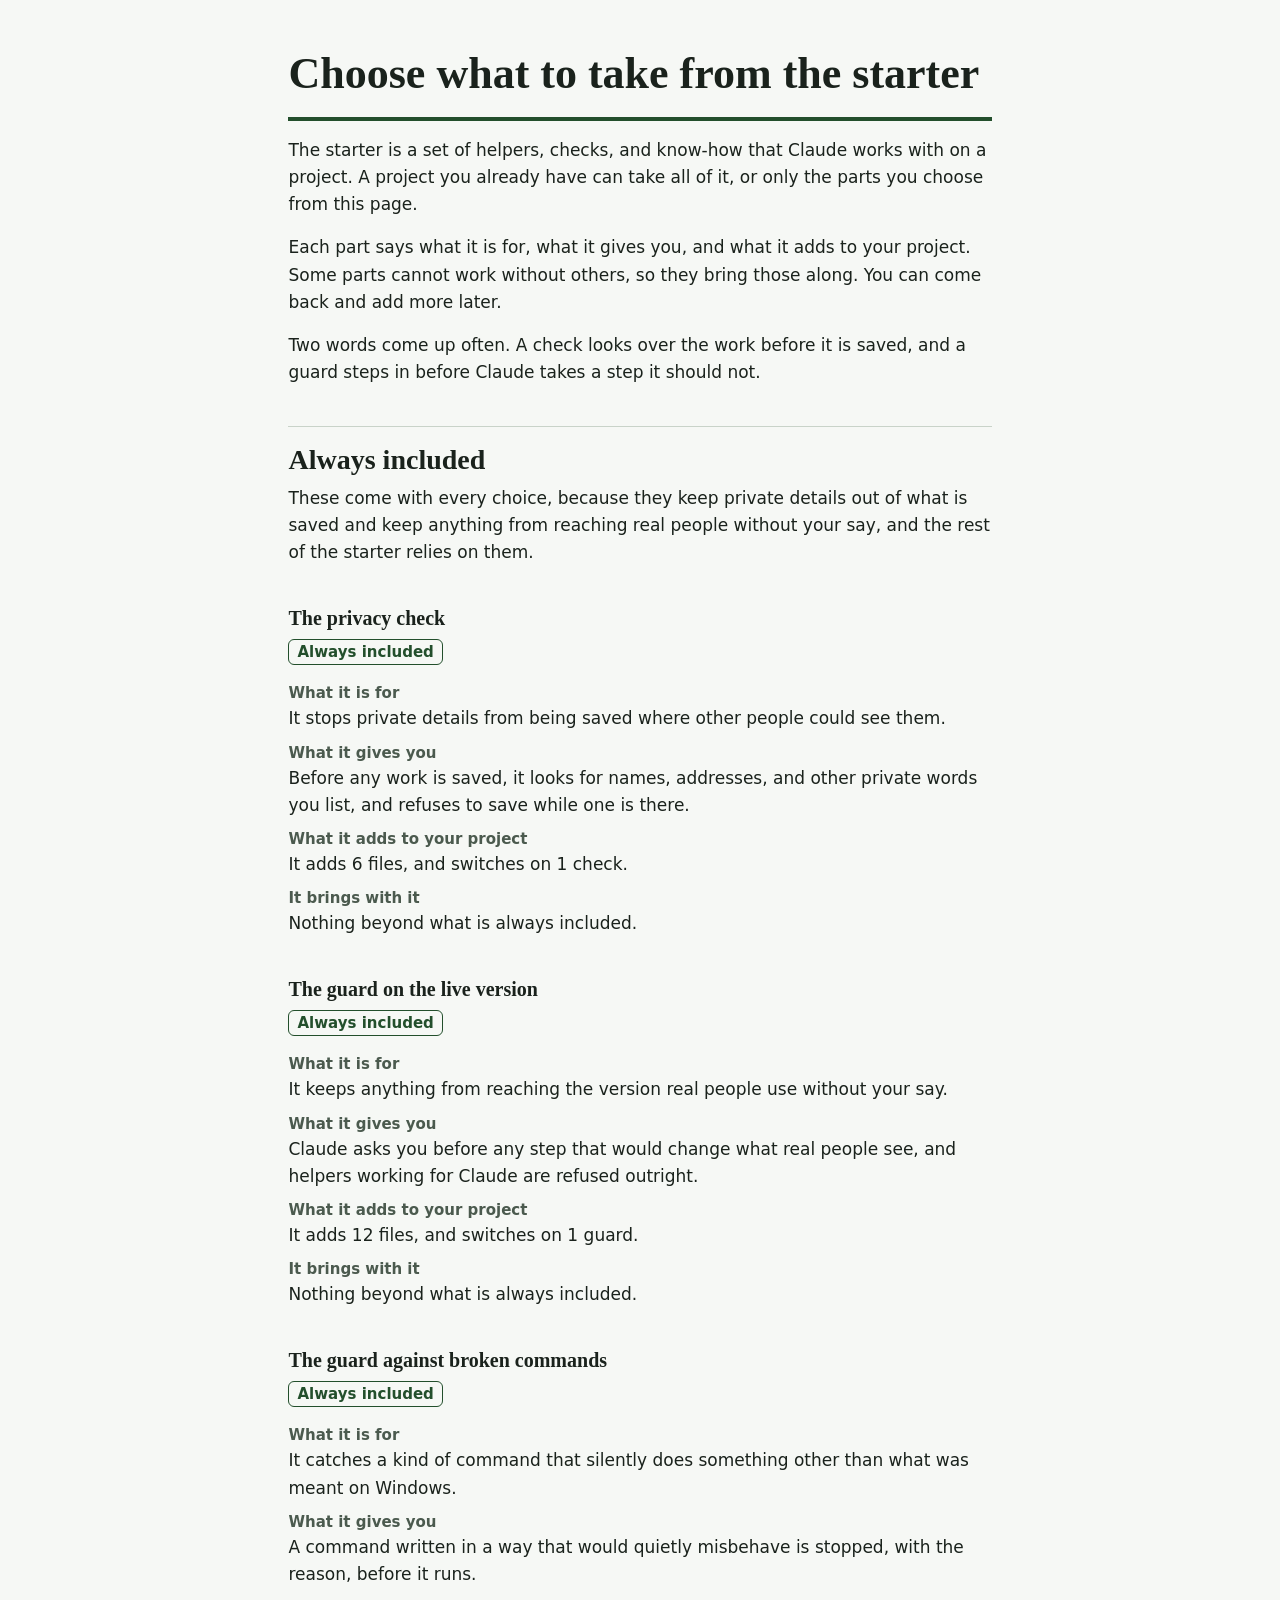
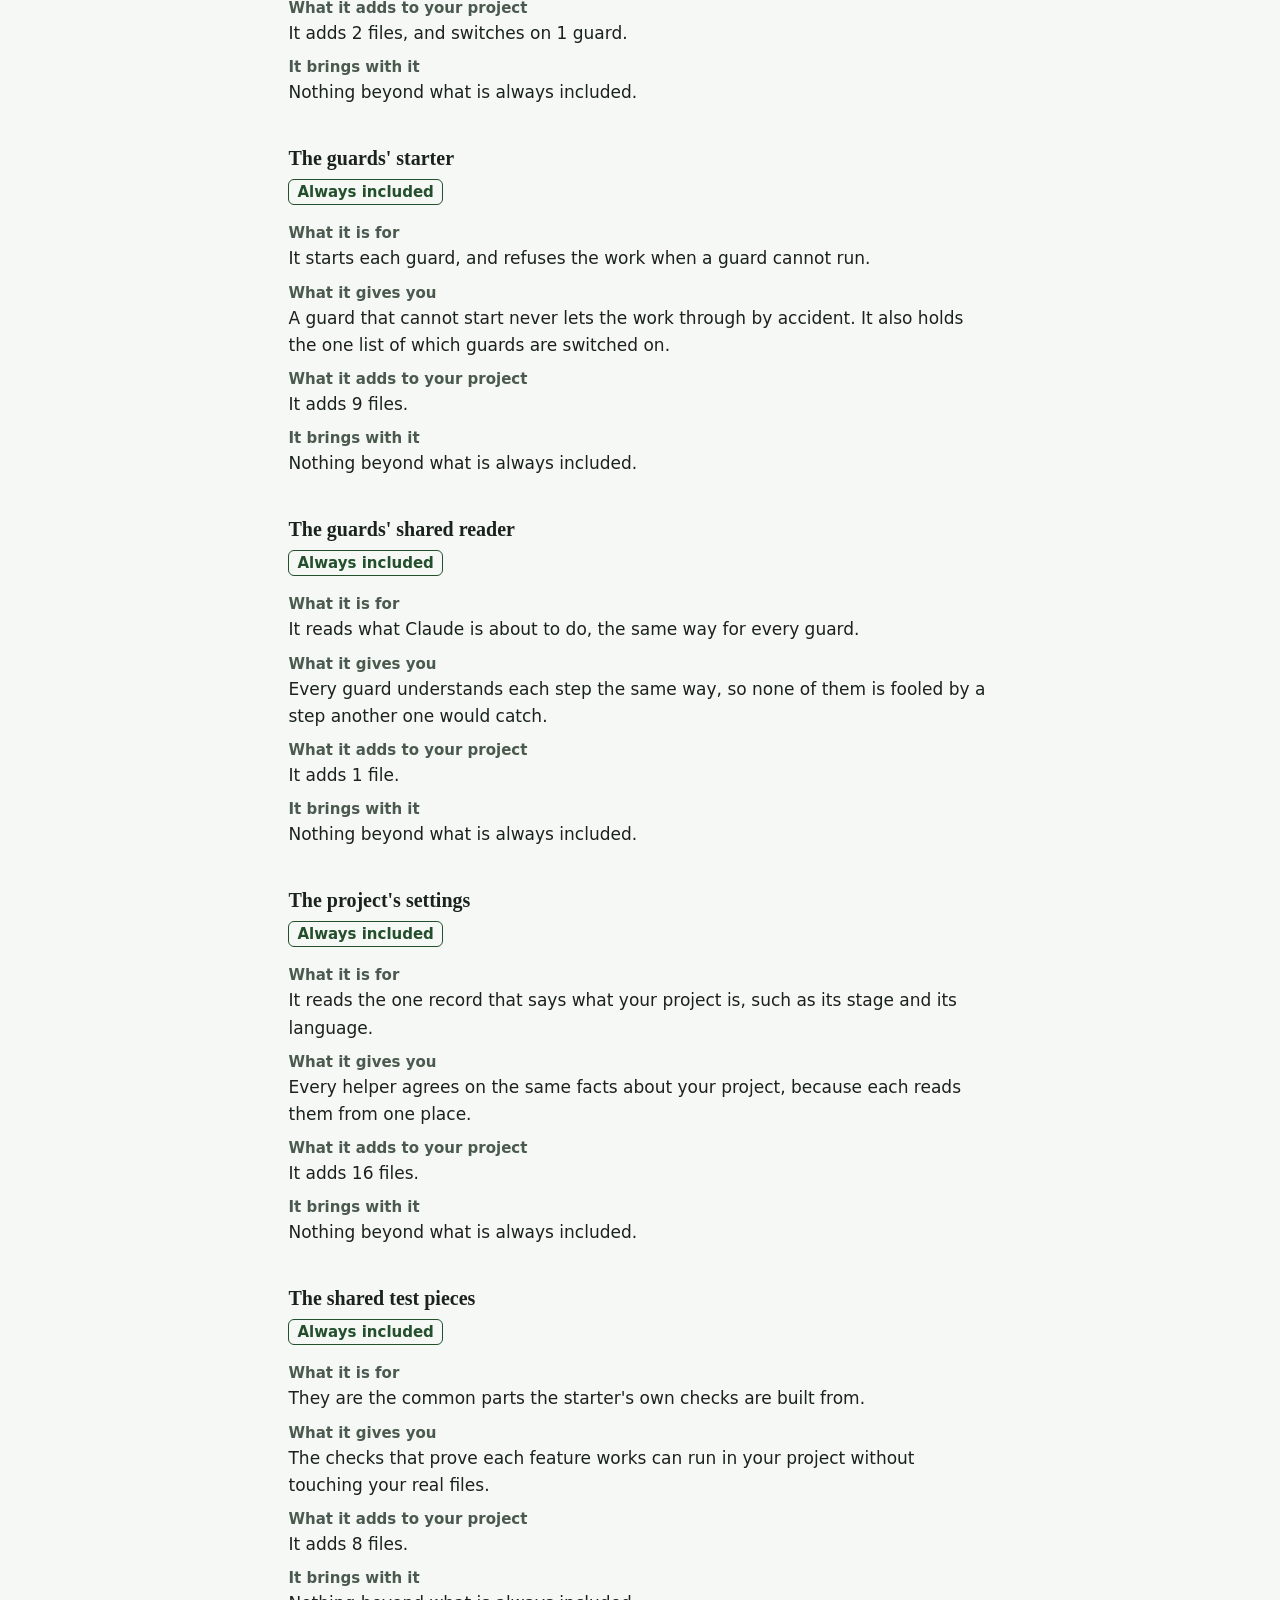
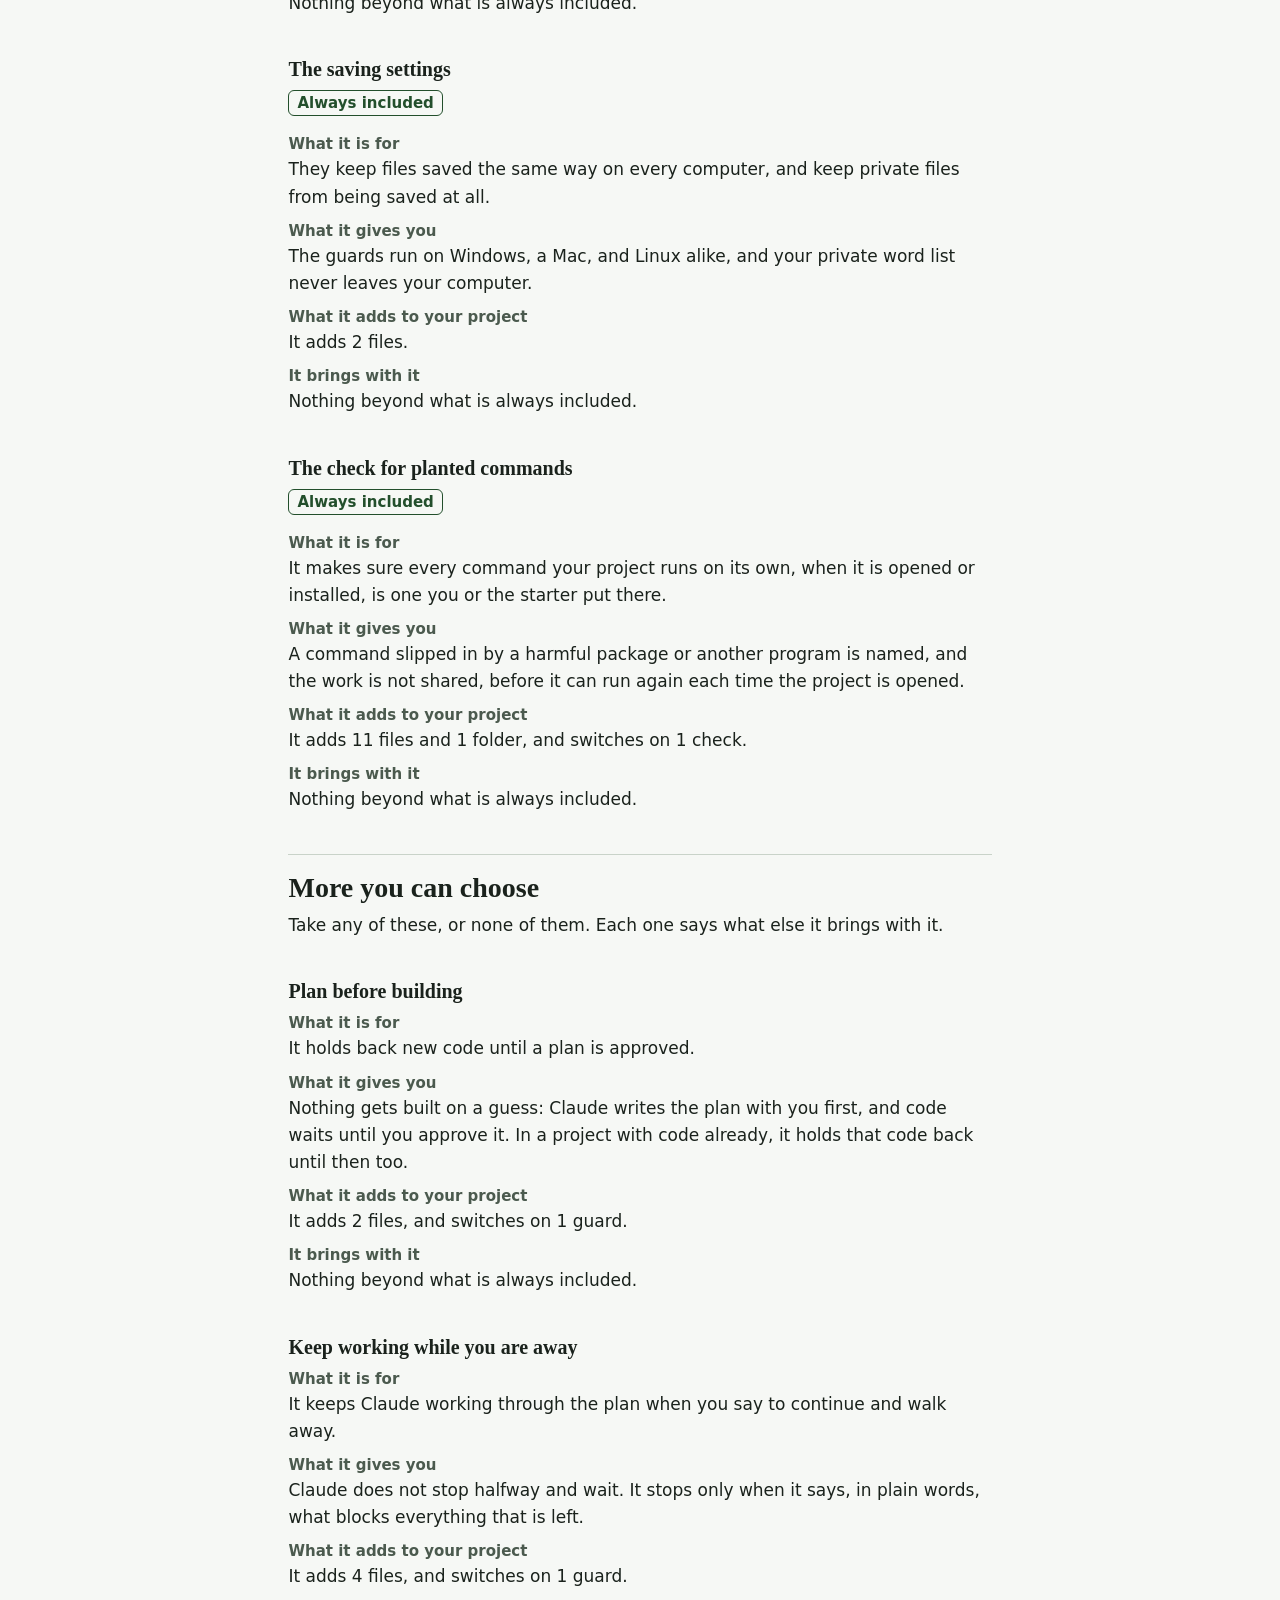
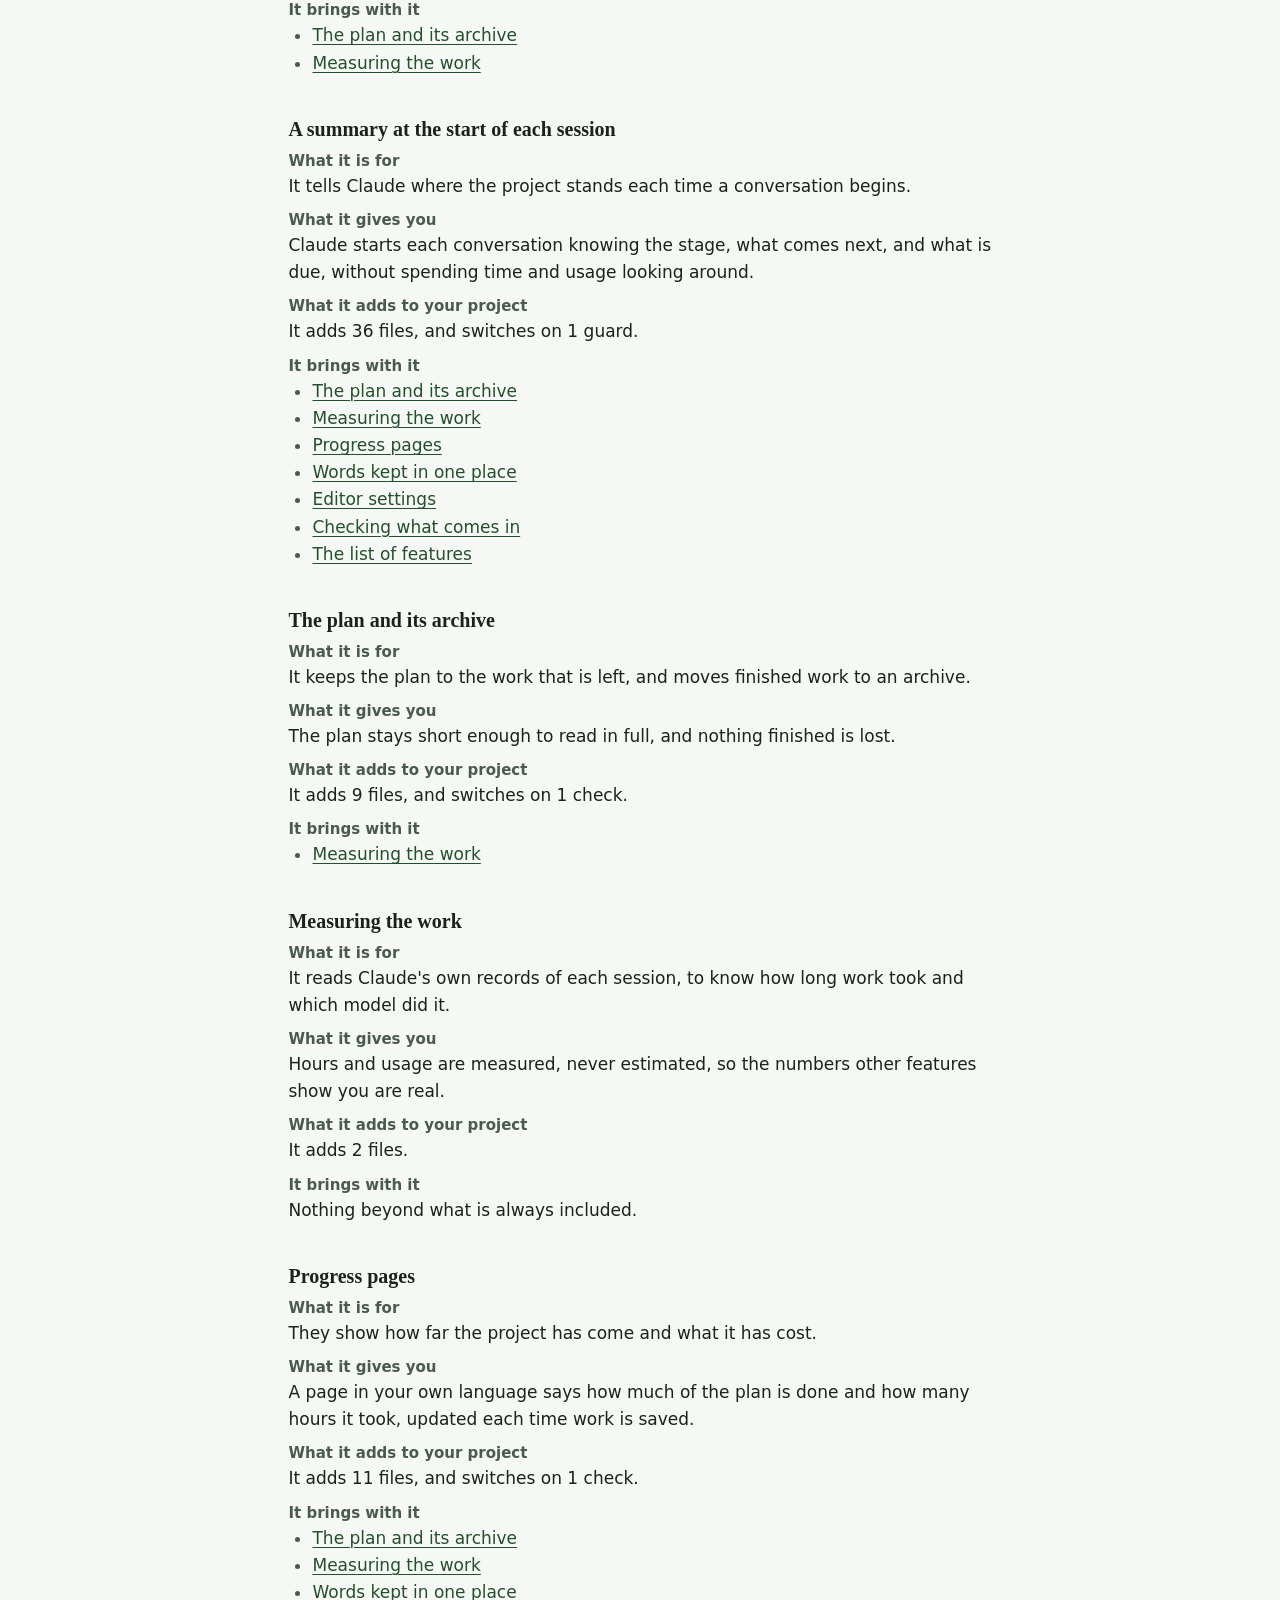
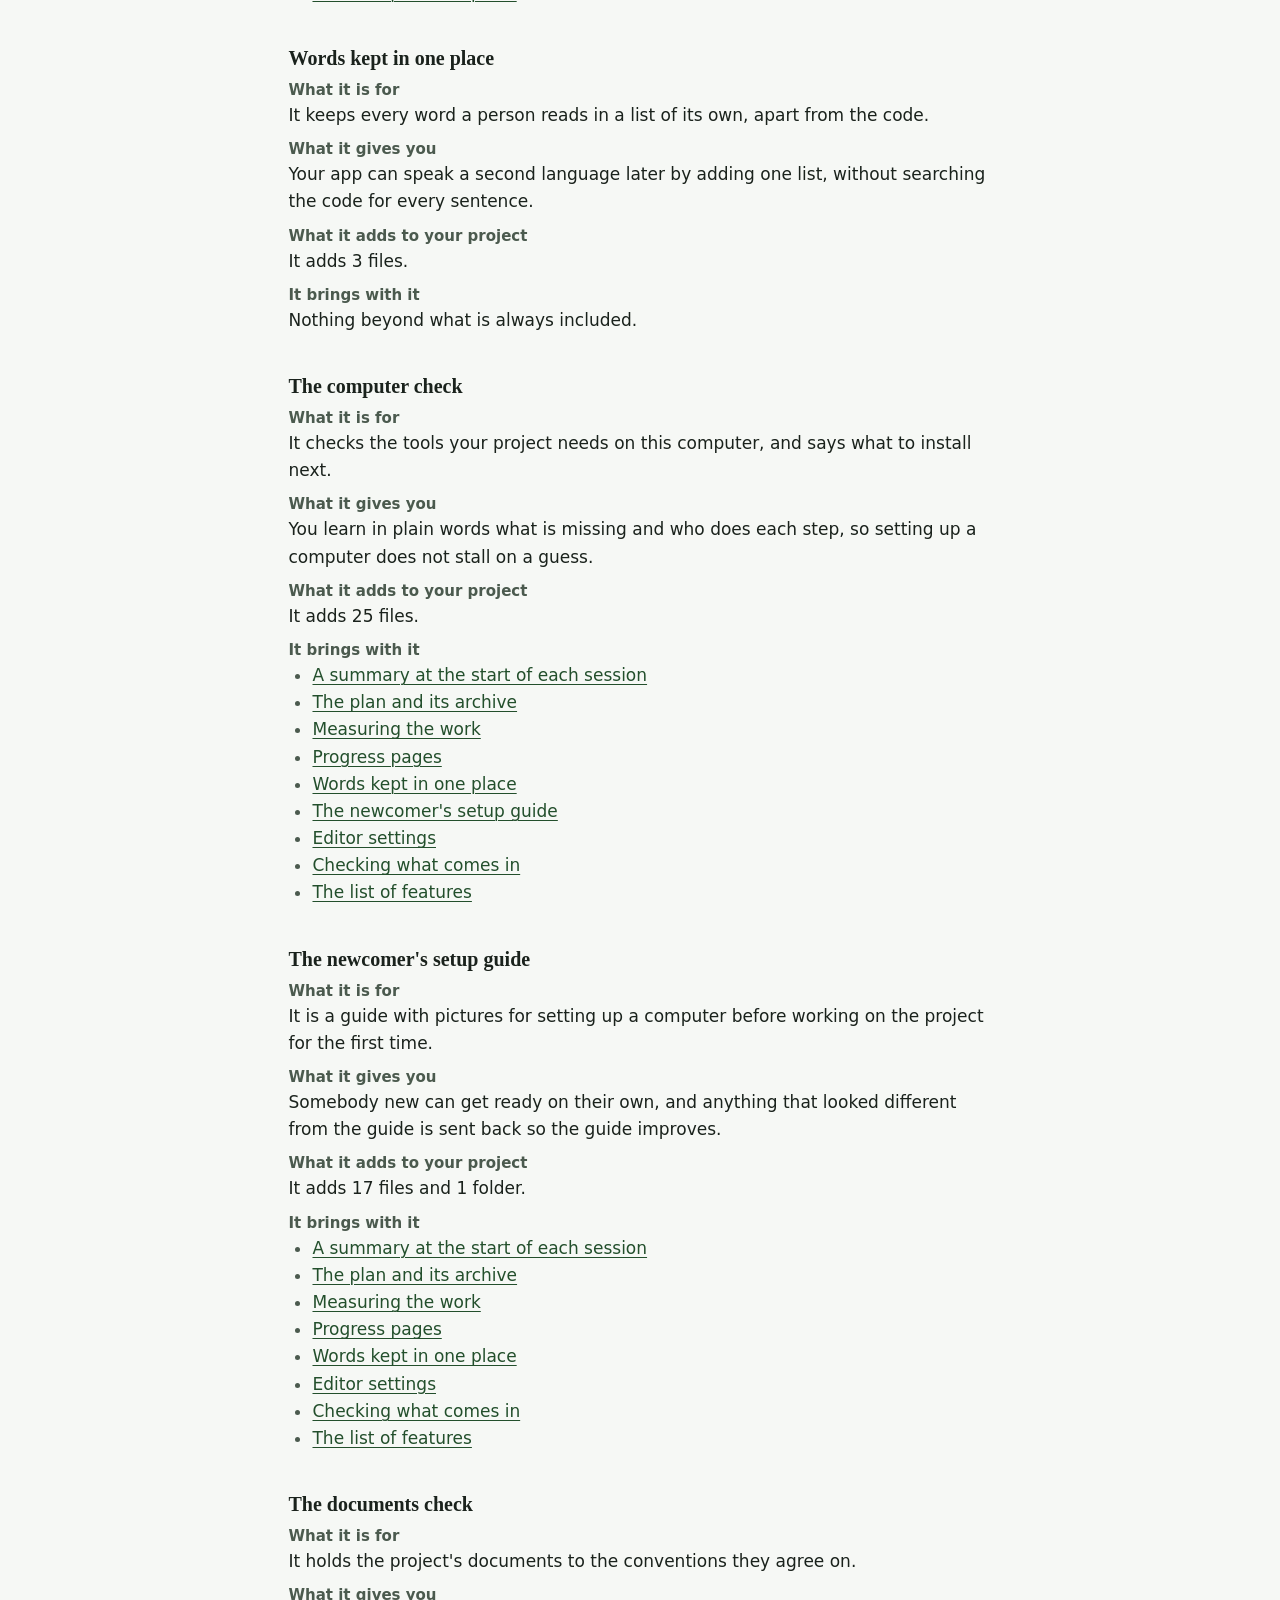
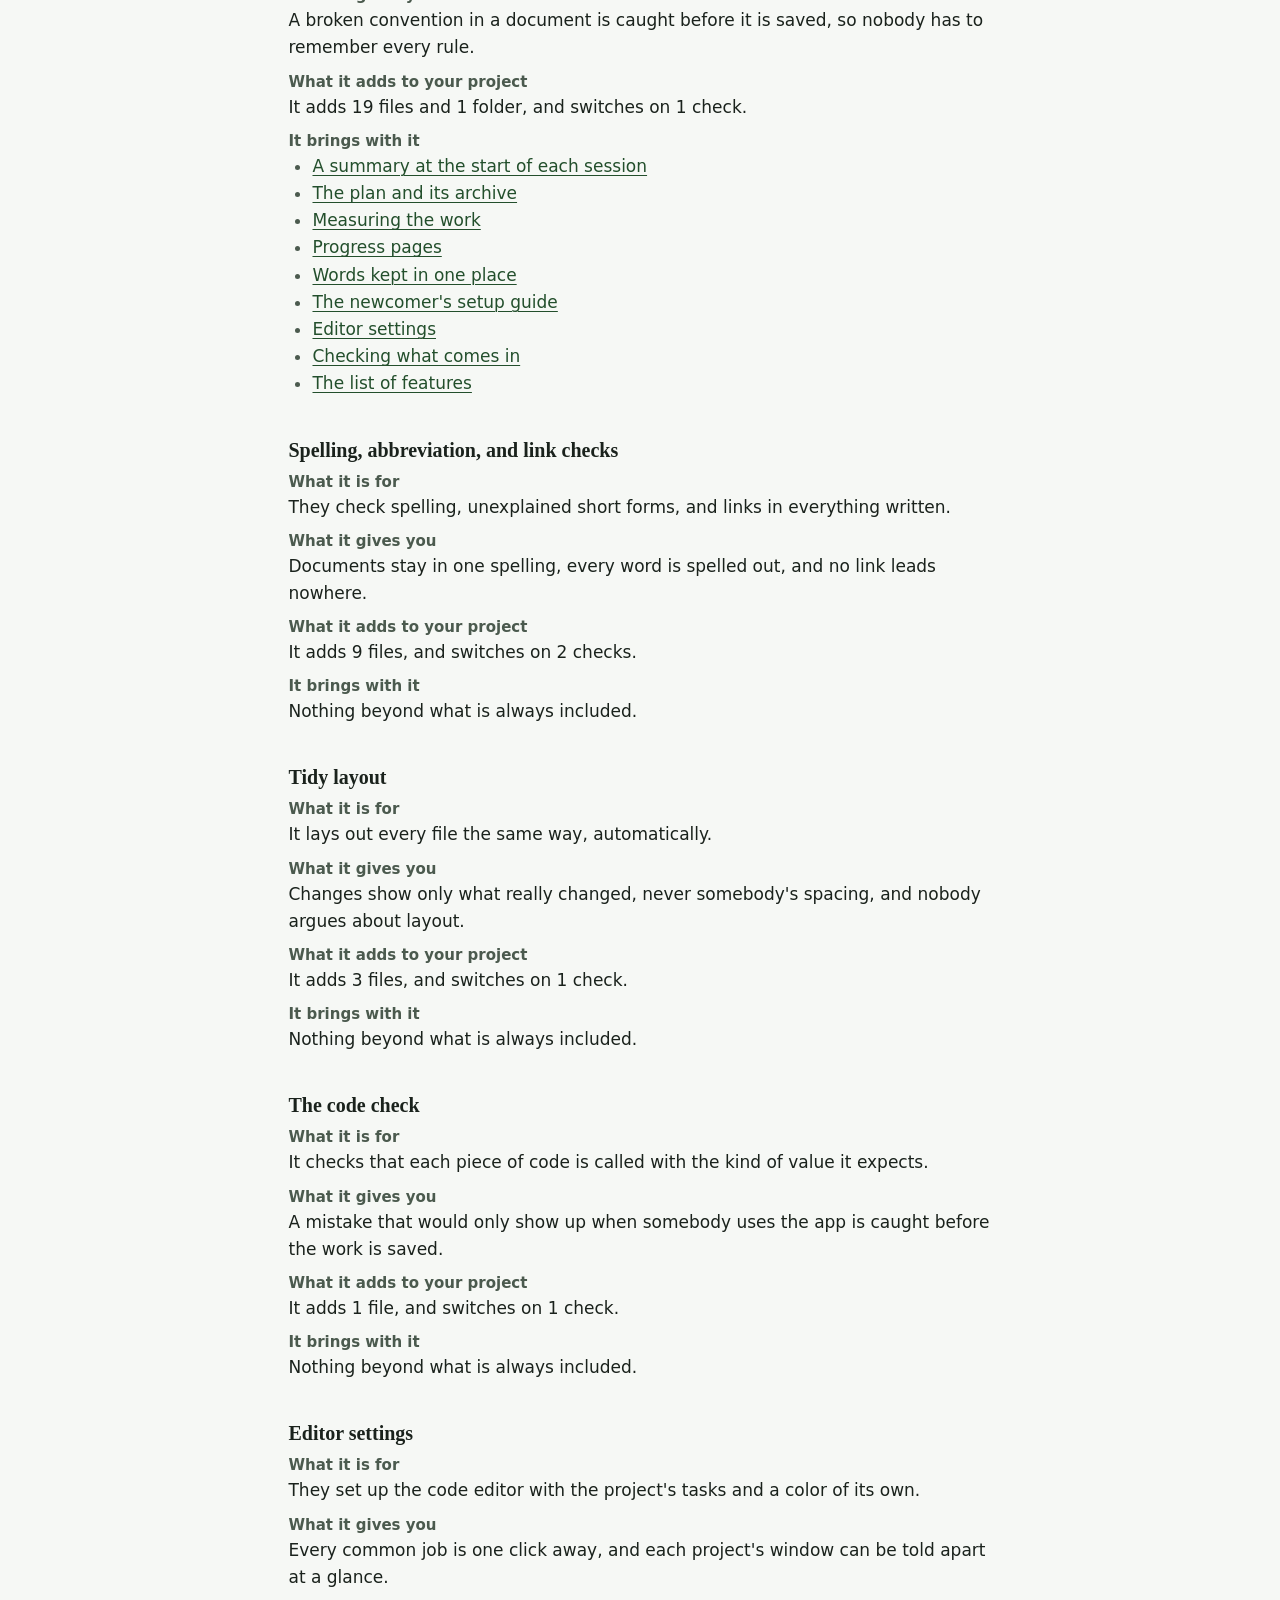
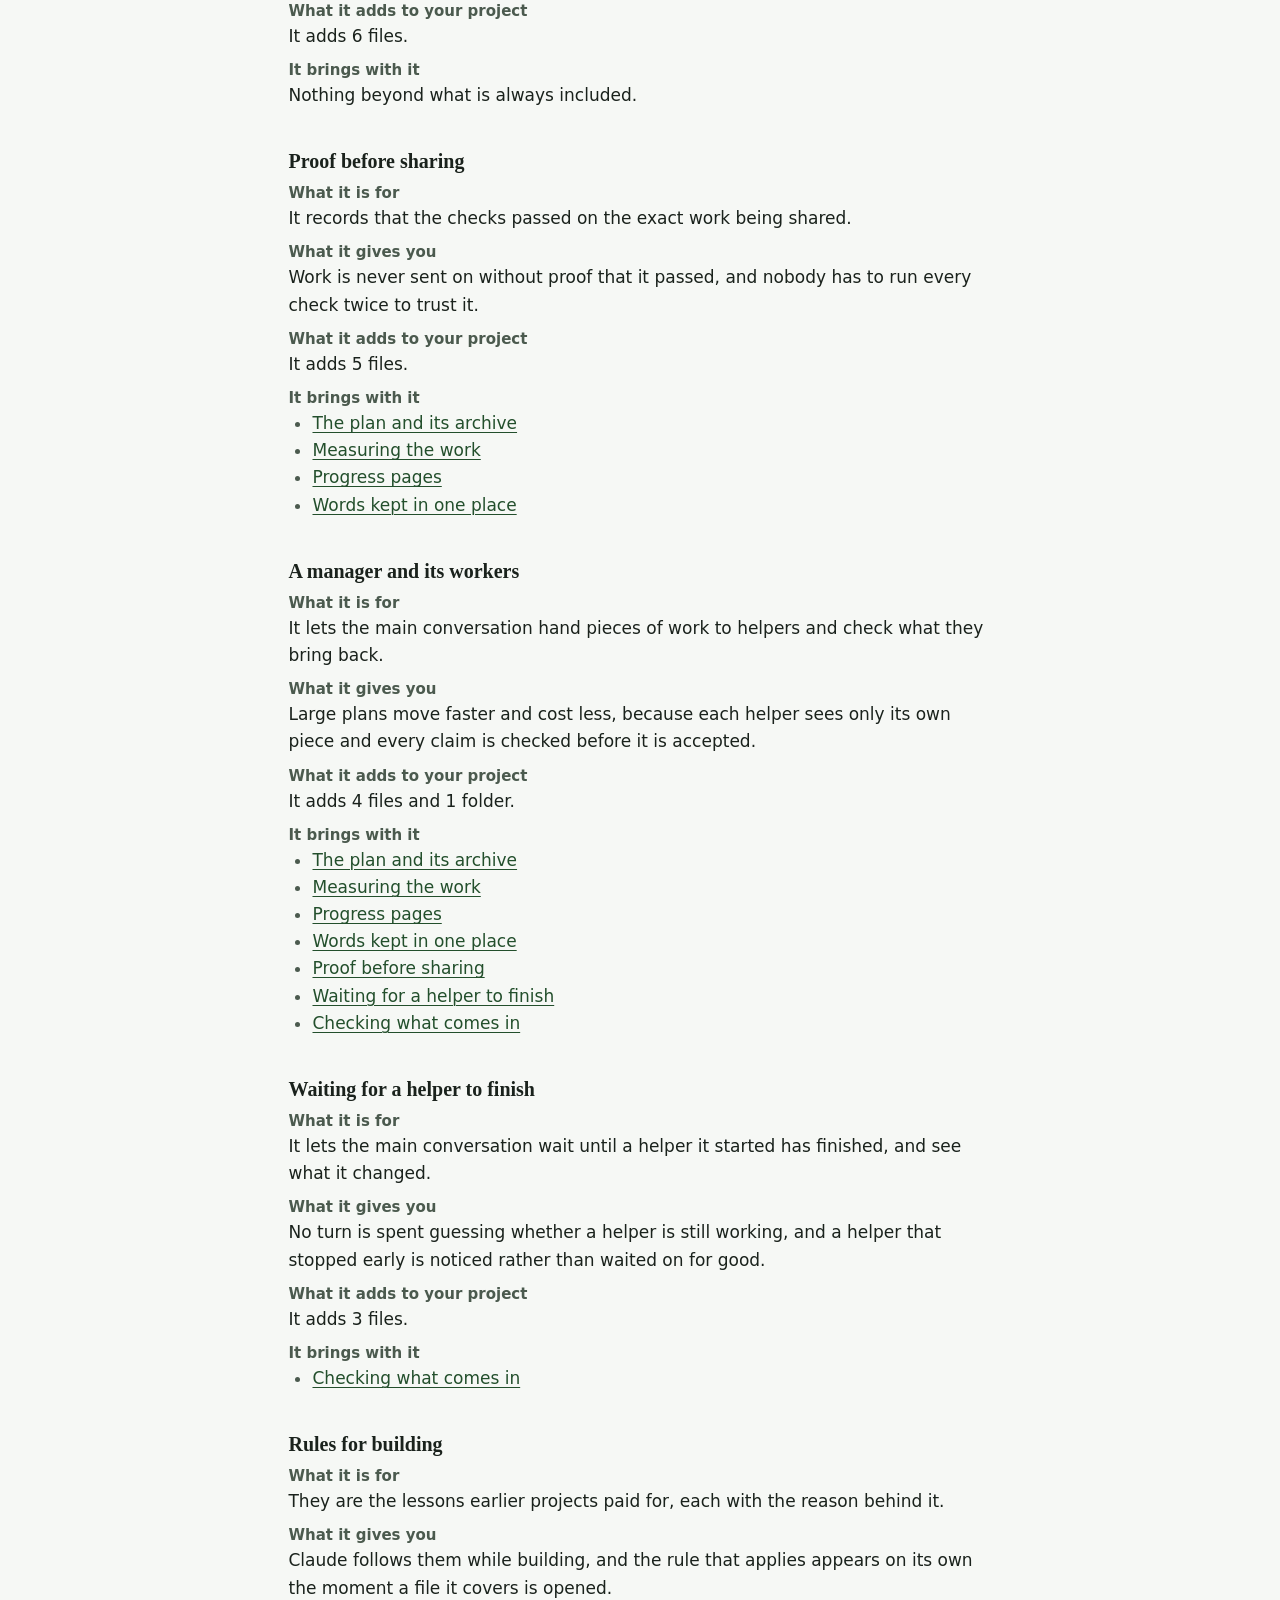
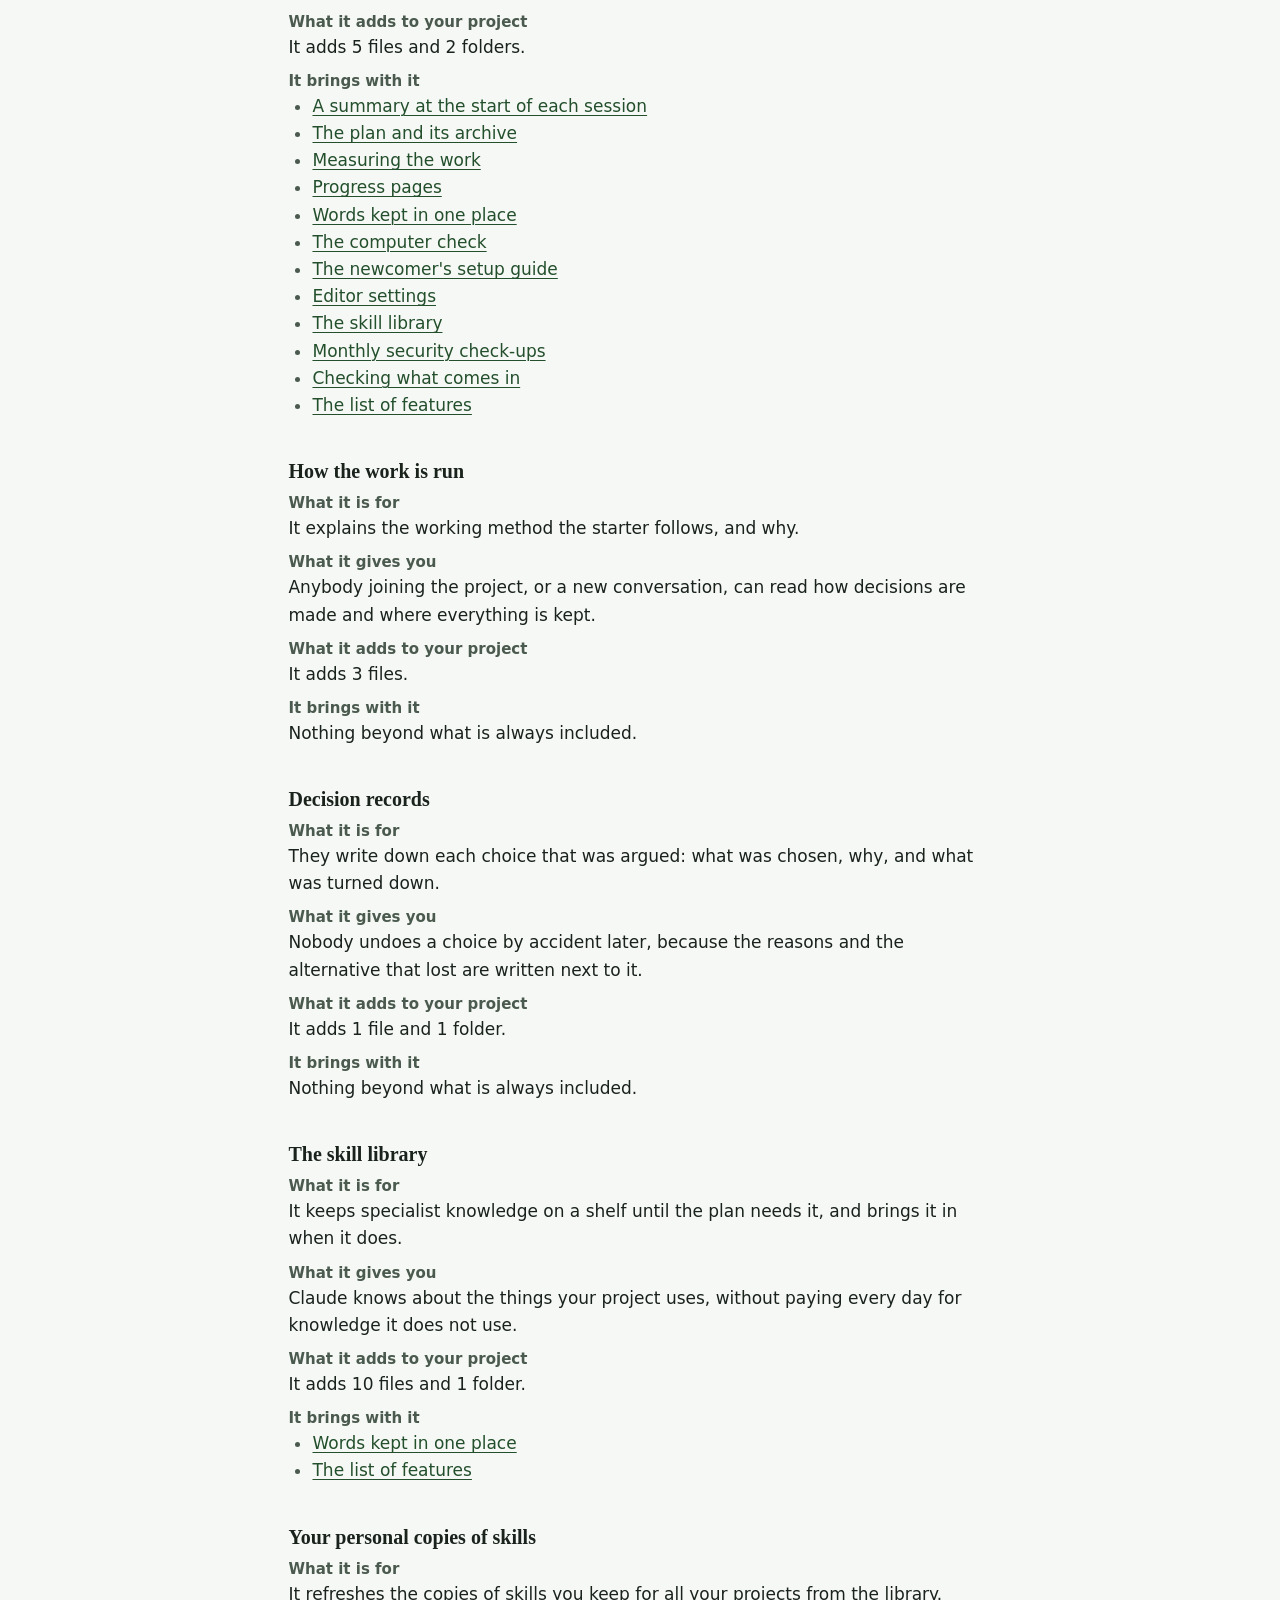
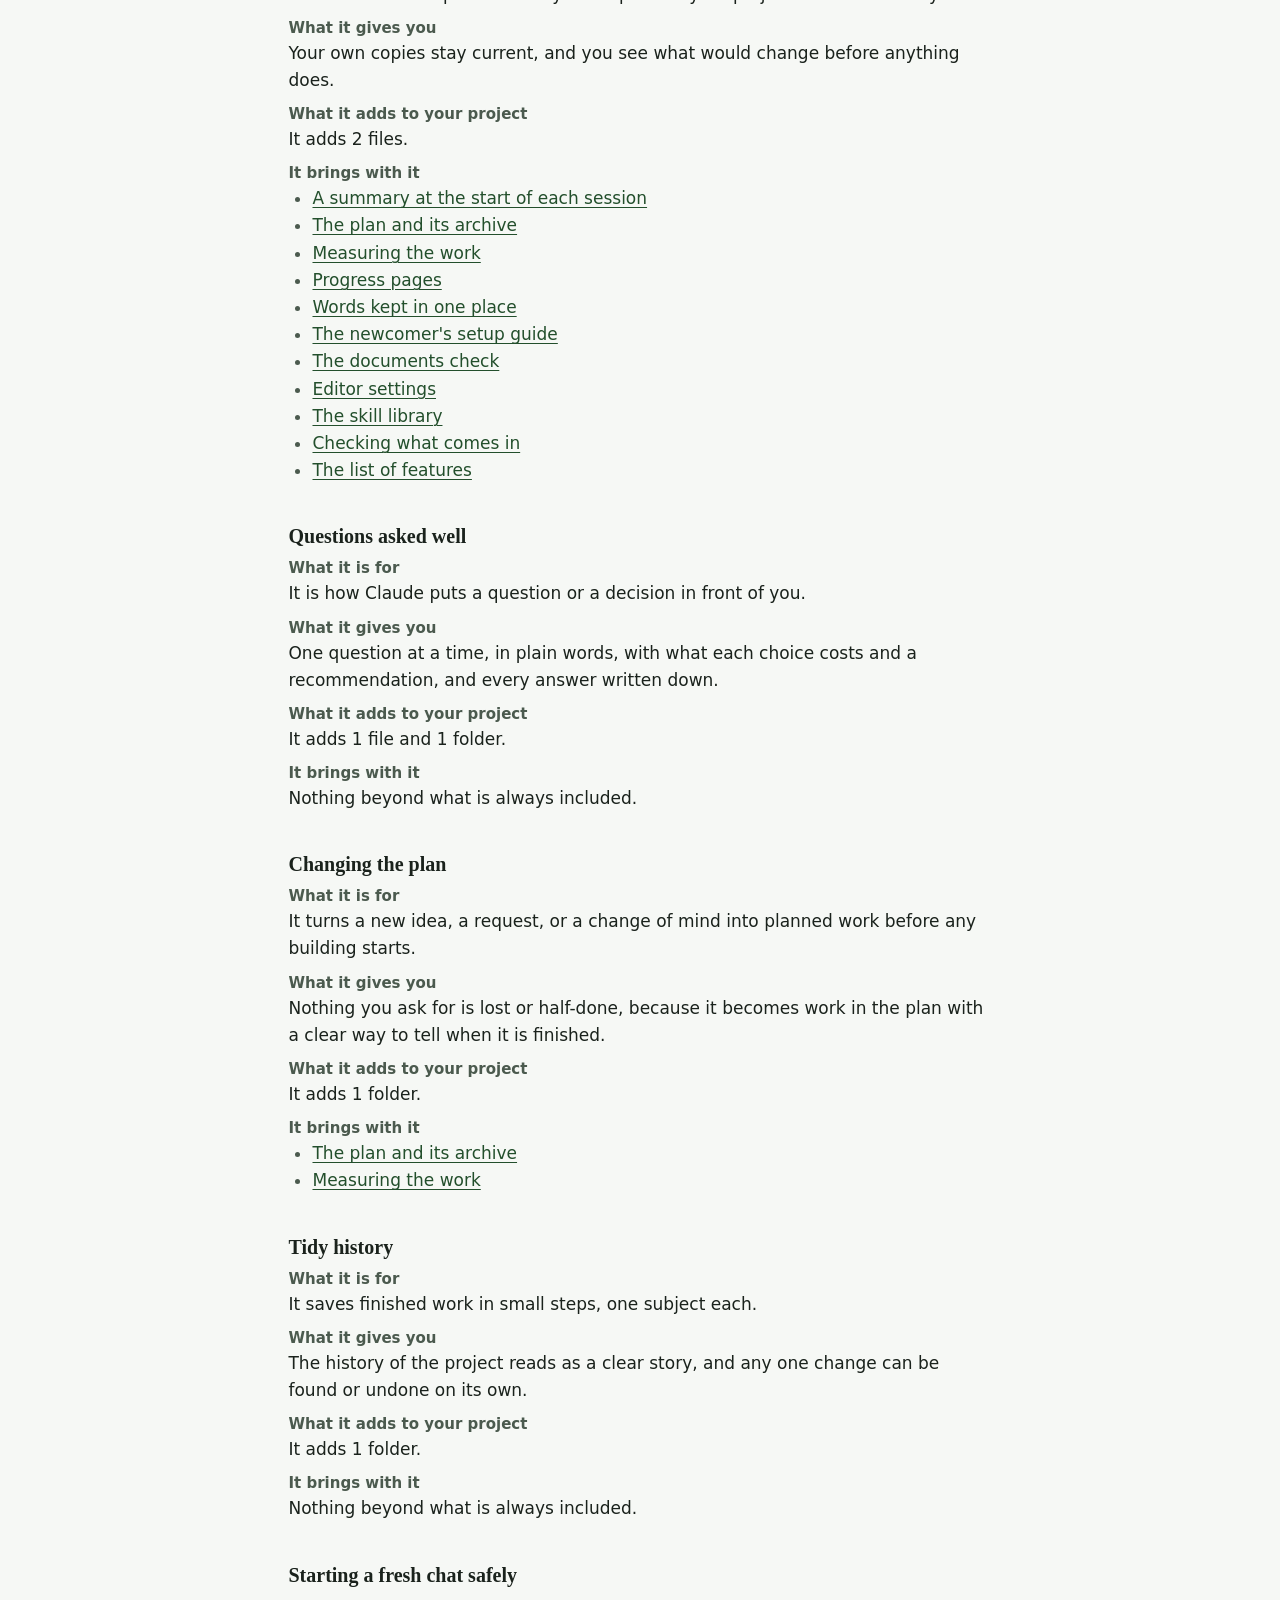
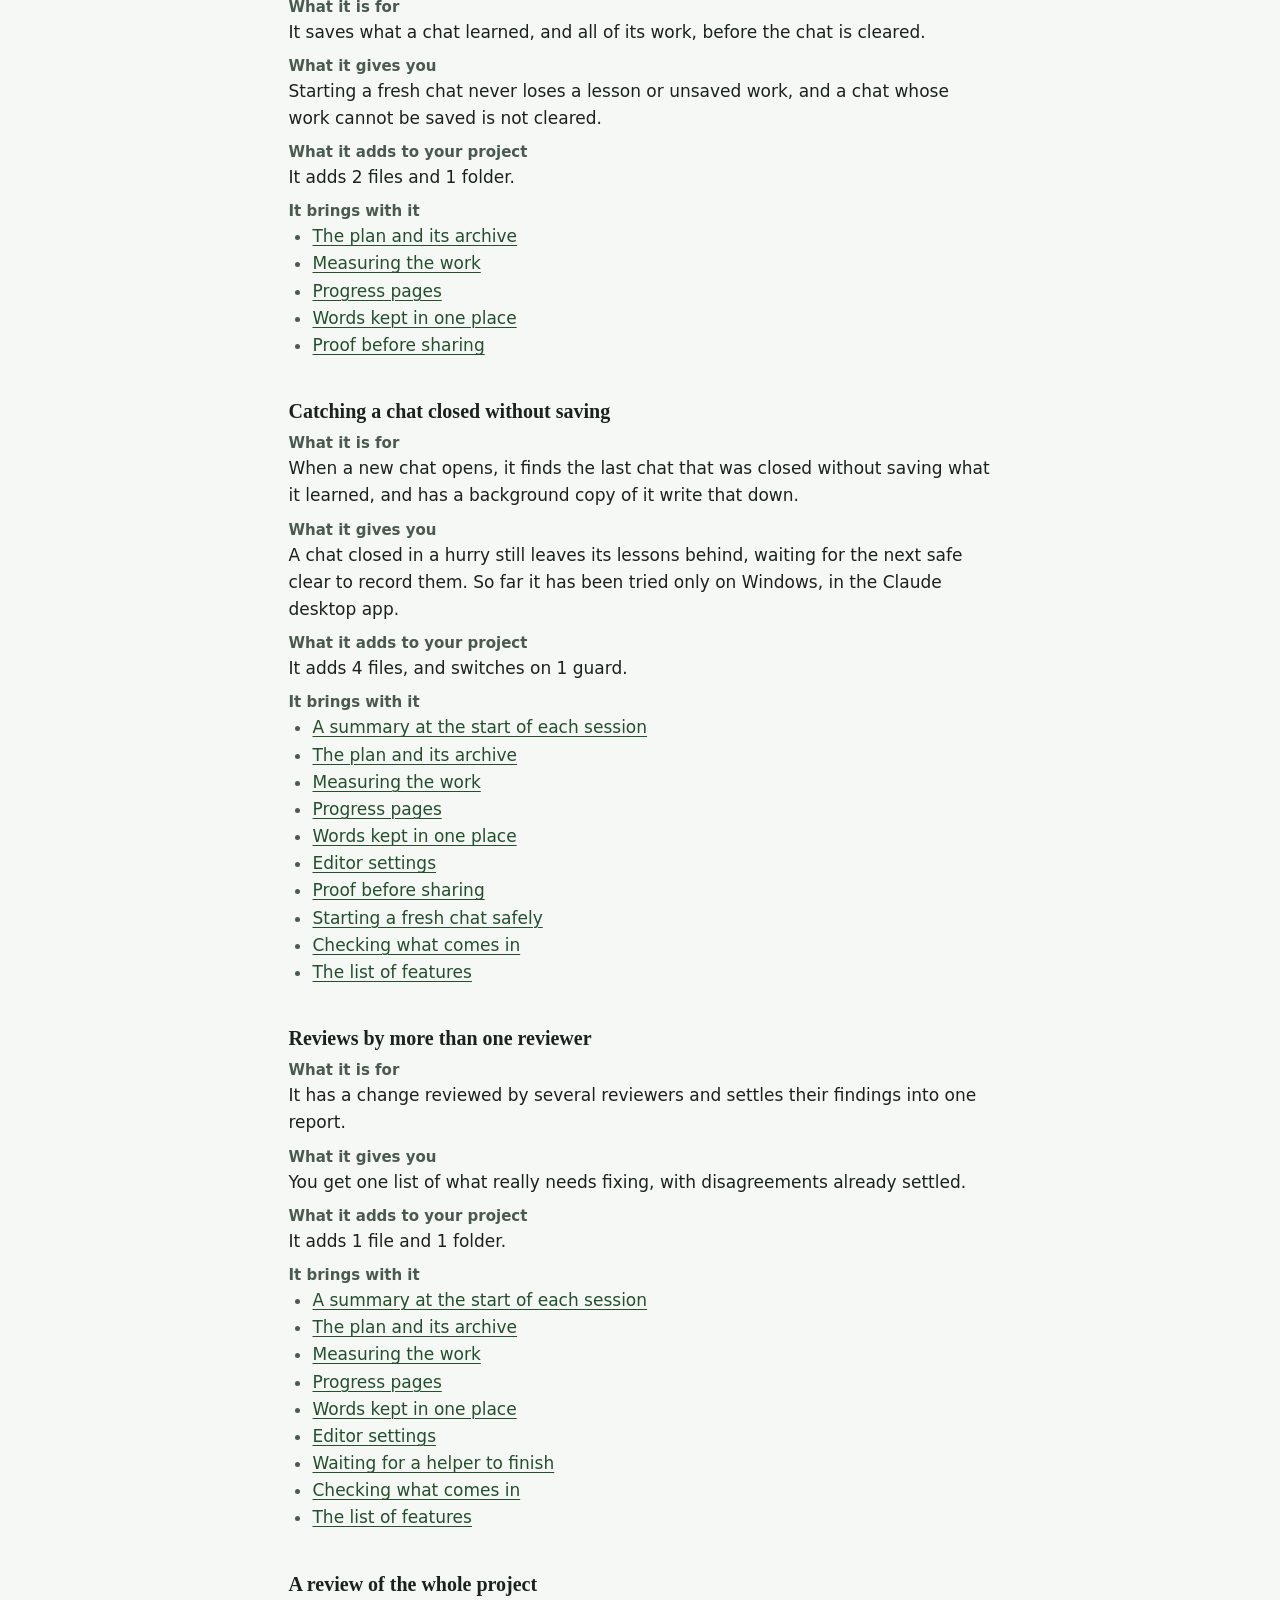
<file: features.html>
<!doctype html>
<html lang="en">
<head>
<meta charset="utf-8">
<meta name="viewport" content="width=device-width, initial-scale=1">
<meta http-equiv="Content-Security-Policy" content="default-src &#39;none&#39;; style-src &#39;self&#39; https://fonts.googleapis.com; font-src https://fonts.gstatic.com; img-src &#39;self&#39;; base-uri &#39;none&#39;; form-action &#39;none&#39;">
<!-- frame-ancestors is left out of the policy above: a browser ignores it in a meta tag, and GitHub Pages sends no header of our choosing. -->
<title>Choose what to take</title>
<link rel="preconnect" href="https://fonts.googleapis.com">
<link rel="preconnect" href="https://fonts.gstatic.com" crossorigin>
<link rel="stylesheet" href="https://fonts.googleapis.com/css2?family=Public+Sans:ital,wght@0,400;0,600;1,400&amp;family=Source+Serif+4:opsz,wght@8..60,600&amp;display=swap">
<link rel="stylesheet" href="guide.css">
</head>
<body>
<main class="guide">
<h1>Choose what to take from the starter</h1>
<p>The starter is a set of helpers, checks, and know-how that Claude works with on a project. A project you already have can take all of it, or only the parts you choose from this page.</p>
<p>Each part says what it is for, what it gives you, and what it adds to your project. Some parts cannot work without others, so they bring those along. You can come back and add more later.</p>
<p>Two words come up often. A check looks over the work before it is saved, and a guard steps in before Claude takes a step it should not.</p>
<section class="feature-group" id="group-core">
<h2>Always included</h2>
<p>These come with every choice, because they keep private details out of what is saved and keep anything from reaching real people without your say, and the rest of the starter relies on them.</p>
<section class="feature" id="privacy-check">
<h3>The privacy check</h3>
<p class="always-included">Always included</p>
<dl>
<dt>What it is for</dt>
<dd>It stops private details from being saved where other people could see them.</dd>
<dt>What it gives you</dt>
<dd>Before any work is saved, it looks for names, addresses, and other private words you list, and refuses to save while one is there.</dd>
<dt>What it adds to your project</dt>
<dd>It adds 6 files, and switches on 1 check.</dd>
<dt>It brings with it</dt>
<dd>Nothing beyond what is always included.</dd>
</dl>
</section>
<section class="feature" id="production-guard">
<h3>The guard on the live version</h3>
<p class="always-included">Always included</p>
<dl>
<dt>What it is for</dt>
<dd>It keeps anything from reaching the version real people use without your say.</dd>
<dt>What it gives you</dt>
<dd>Claude asks you before any step that would change what real people see, and helpers working for Claude are refused outright.</dd>
<dt>What it adds to your project</dt>
<dd>It adds 12 files, and switches on 1 guard.</dd>
<dt>It brings with it</dt>
<dd>Nothing beyond what is always included.</dd>
</dl>
</section>
<section class="feature" id="backslash-guard">
<h3>The guard against broken commands</h3>
<p class="always-included">Always included</p>
<dl>
<dt>What it is for</dt>
<dd>It catches a kind of command that silently does something other than what was meant on Windows.</dd>
<dt>What it gives you</dt>
<dd>A command written in a way that would quietly misbehave is stopped, with the reason, before it runs.</dd>
<dt>What it adds to your project</dt>
<dd>It adds 2 files, and switches on 1 guard.</dd>
<dt>It brings with it</dt>
<dd>Nothing beyond what is always included.</dd>
</dl>
</section>
<section class="feature" id="hook-runner">
<h3>The guards&#39; starter</h3>
<p class="always-included">Always included</p>
<dl>
<dt>What it is for</dt>
<dd>It starts each guard, and refuses the work when a guard cannot run.</dd>
<dt>What it gives you</dt>
<dd>A guard that cannot start never lets the work through by accident. It also holds the one list of which guards are switched on.</dd>
<dt>What it adds to your project</dt>
<dd>It adds 9 files.</dd>
<dt>It brings with it</dt>
<dd>Nothing beyond what is always included.</dd>
</dl>
</section>
<section class="feature" id="hook-input">
<h3>The guards&#39; shared reader</h3>
<p class="always-included">Always included</p>
<dl>
<dt>What it is for</dt>
<dd>It reads what Claude is about to do, the same way for every guard.</dd>
<dt>What it gives you</dt>
<dd>Every guard understands each step the same way, so none of them is fooled by a step another one would catch.</dd>
<dt>What it adds to your project</dt>
<dd>It adds 1 file.</dd>
<dt>It brings with it</dt>
<dd>Nothing beyond what is always included.</dd>
</dl>
</section>
<section class="feature" id="project-settings">
<h3>The project&#39;s settings</h3>
<p class="always-included">Always included</p>
<dl>
<dt>What it is for</dt>
<dd>It reads the one record that says what your project is, such as its stage and its language.</dd>
<dt>What it gives you</dt>
<dd>Every helper agrees on the same facts about your project, because each reads them from one place.</dd>
<dt>What it adds to your project</dt>
<dd>It adds 16 files.</dd>
<dt>It brings with it</dt>
<dd>Nothing beyond what is always included.</dd>
</dl>
</section>
<section class="feature" id="test-helpers">
<h3>The shared test pieces</h3>
<p class="always-included">Always included</p>
<dl>
<dt>What it is for</dt>
<dd>They are the common parts the starter&#39;s own checks are built from.</dd>
<dt>What it gives you</dt>
<dd>The checks that prove each feature works can run in your project without touching your real files.</dd>
<dt>What it adds to your project</dt>
<dd>It adds 8 files.</dd>
<dt>It brings with it</dt>
<dd>Nothing beyond what is always included.</dd>
</dl>
</section>
<section class="feature" id="git-settings">
<h3>The saving settings</h3>
<p class="always-included">Always included</p>
<dl>
<dt>What it is for</dt>
<dd>They keep files saved the same way on every computer, and keep private files from being saved at all.</dd>
<dt>What it gives you</dt>
<dd>The guards run on Windows, a Mac, and Linux alike, and your private word list never leaves your computer.</dd>
<dt>What it adds to your project</dt>
<dd>It adds 2 files.</dd>
<dt>It brings with it</dt>
<dd>Nothing beyond what is always included.</dd>
</dl>
</section>
<section class="feature" id="known-commands-check">
<h3>The check for planted commands</h3>
<p class="always-included">Always included</p>
<dl>
<dt>What it is for</dt>
<dd>It makes sure every command your project runs on its own, when it is opened or installed, is one you or the starter put there.</dd>
<dt>What it gives you</dt>
<dd>A command slipped in by a harmful package or another program is named, and the work is not shared, before it can run again each time the project is opened.</dd>
<dt>What it adds to your project</dt>
<dd>It adds 11 files and 1 folder, and switches on 1 check.</dd>
<dt>It brings with it</dt>
<dd>Nothing beyond what is always included.</dd>
</dl>
</section>
</section>
<section class="feature-group" id="group-more">
<h2>More you can choose</h2>
<p>Take any of these, or none of them. Each one says what else it brings with it.</p>
<section class="feature" id="plan-first-guard">
<h3>Plan before building</h3>
<dl>
<dt>What it is for</dt>
<dd>It holds back new code until a plan is approved.</dd>
<dt>What it gives you</dt>
<dd>Nothing gets built on a guess: Claude writes the plan with you first, and code waits until you approve it. In a project with code already, it holds that code back until then too.</dd>
<dt>What it adds to your project</dt>
<dd>It adds 2 files, and switches on 1 guard.</dd>
<dt>It brings with it</dt>
<dd>Nothing beyond what is always included.</dd>
</dl>
</section>
<section class="feature" id="keep-working">
<h3>Keep working while you are away</h3>
<dl>
<dt>What it is for</dt>
<dd>It keeps Claude working through the plan when you say to continue and walk away.</dd>
<dt>What it gives you</dt>
<dd>Claude does not stop halfway and wait. It stops only when it says, in plain words, what blocks everything that is left.</dd>
<dt>What it adds to your project</dt>
<dd>It adds 4 files, and switches on 1 guard.</dd>
<dt>It brings with it</dt>
<dd><ul>
<li><a href="#plan-archive">The plan and its archive</a></li>
<li><a href="#work-measurements">Measuring the work</a></li>
</ul></dd>
</dl>
</section>
<section class="feature" id="session-start">
<h3>A summary at the start of each session</h3>
<dl>
<dt>What it is for</dt>
<dd>It tells Claude where the project stands each time a conversation begins.</dd>
<dt>What it gives you</dt>
<dd>Claude starts each conversation knowing the stage, what comes next, and what is due, without spending time and usage looking around.</dd>
<dt>What it adds to your project</dt>
<dd>It adds 36 files, and switches on 1 guard.</dd>
<dt>It brings with it</dt>
<dd><ul>
<li><a href="#plan-archive">The plan and its archive</a></li>
<li><a href="#work-measurements">Measuring the work</a></li>
<li><a href="#progress-pages">Progress pages</a></li>
<li><a href="#message-catalogs">Words kept in one place</a></li>
<li><a href="#editor-settings">Editor settings</a></li>
<li><a href="#validate-input">Checking what comes in</a></li>
<li><a href="#feature-list">The list of features</a></li>
</ul></dd>
</dl>
</section>
<section class="feature" id="plan-archive">
<h3>The plan and its archive</h3>
<dl>
<dt>What it is for</dt>
<dd>It keeps the plan to the work that is left, and moves finished work to an archive.</dd>
<dt>What it gives you</dt>
<dd>The plan stays short enough to read in full, and nothing finished is lost.</dd>
<dt>What it adds to your project</dt>
<dd>It adds 9 files, and switches on 1 check.</dd>
<dt>It brings with it</dt>
<dd><ul>
<li><a href="#work-measurements">Measuring the work</a></li>
</ul></dd>
</dl>
</section>
<section class="feature" id="work-measurements">
<h3>Measuring the work</h3>
<dl>
<dt>What it is for</dt>
<dd>It reads Claude&#39;s own records of each session, to know how long work took and which model did it.</dd>
<dt>What it gives you</dt>
<dd>Hours and usage are measured, never estimated, so the numbers other features show you are real.</dd>
<dt>What it adds to your project</dt>
<dd>It adds 2 files.</dd>
<dt>It brings with it</dt>
<dd>Nothing beyond what is always included.</dd>
</dl>
</section>
<section class="feature" id="progress-pages">
<h3>Progress pages</h3>
<dl>
<dt>What it is for</dt>
<dd>They show how far the project has come and what it has cost.</dd>
<dt>What it gives you</dt>
<dd>A page in your own language says how much of the plan is done and how many hours it took, updated each time work is saved.</dd>
<dt>What it adds to your project</dt>
<dd>It adds 11 files, and switches on 1 check.</dd>
<dt>It brings with it</dt>
<dd><ul>
<li><a href="#plan-archive">The plan and its archive</a></li>
<li><a href="#work-measurements">Measuring the work</a></li>
<li><a href="#message-catalogs">Words kept in one place</a></li>
</ul></dd>
</dl>
</section>
<section class="feature" id="message-catalogs">
<h3>Words kept in one place</h3>
<dl>
<dt>What it is for</dt>
<dd>It keeps every word a person reads in a list of its own, apart from the code.</dd>
<dt>What it gives you</dt>
<dd>Your app can speak a second language later by adding one list, without searching the code for every sentence.</dd>
<dt>What it adds to your project</dt>
<dd>It adds 3 files.</dd>
<dt>It brings with it</dt>
<dd>Nothing beyond what is always included.</dd>
</dl>
</section>
<section class="feature" id="doctor">
<h3>The computer check</h3>
<dl>
<dt>What it is for</dt>
<dd>It checks the tools your project needs on this computer, and says what to install next.</dd>
<dt>What it gives you</dt>
<dd>You learn in plain words what is missing and who does each step, so setting up a computer does not stall on a guess.</dd>
<dt>What it adds to your project</dt>
<dd>It adds 25 files.</dd>
<dt>It brings with it</dt>
<dd><ul>
<li><a href="#session-start">A summary at the start of each session</a></li>
<li><a href="#plan-archive">The plan and its archive</a></li>
<li><a href="#work-measurements">Measuring the work</a></li>
<li><a href="#progress-pages">Progress pages</a></li>
<li><a href="#message-catalogs">Words kept in one place</a></li>
<li><a href="#setup-guide">The newcomer&#39;s setup guide</a></li>
<li><a href="#editor-settings">Editor settings</a></li>
<li><a href="#validate-input">Checking what comes in</a></li>
<li><a href="#feature-list">The list of features</a></li>
</ul></dd>
</dl>
</section>
<section class="feature" id="setup-guide">
<h3>The newcomer&#39;s setup guide</h3>
<dl>
<dt>What it is for</dt>
<dd>It is a guide with pictures for setting up a computer before working on the project for the first time.</dd>
<dt>What it gives you</dt>
<dd>Somebody new can get ready on their own, and anything that looked different from the guide is sent back so the guide improves.</dd>
<dt>What it adds to your project</dt>
<dd>It adds 17 files and 1 folder.</dd>
<dt>It brings with it</dt>
<dd><ul>
<li><a href="#session-start">A summary at the start of each session</a></li>
<li><a href="#plan-archive">The plan and its archive</a></li>
<li><a href="#work-measurements">Measuring the work</a></li>
<li><a href="#progress-pages">Progress pages</a></li>
<li><a href="#message-catalogs">Words kept in one place</a></li>
<li><a href="#editor-settings">Editor settings</a></li>
<li><a href="#validate-input">Checking what comes in</a></li>
<li><a href="#feature-list">The list of features</a></li>
</ul></dd>
</dl>
</section>
<section class="feature" id="document-checks">
<h3>The documents check</h3>
<dl>
<dt>What it is for</dt>
<dd>It holds the project&#39;s documents to the conventions they agree on.</dd>
<dt>What it gives you</dt>
<dd>A broken convention in a document is caught before it is saved, so nobody has to remember every rule.</dd>
<dt>What it adds to your project</dt>
<dd>It adds 19 files and 1 folder, and switches on 1 check.</dd>
<dt>It brings with it</dt>
<dd><ul>
<li><a href="#session-start">A summary at the start of each session</a></li>
<li><a href="#plan-archive">The plan and its archive</a></li>
<li><a href="#work-measurements">Measuring the work</a></li>
<li><a href="#progress-pages">Progress pages</a></li>
<li><a href="#message-catalogs">Words kept in one place</a></li>
<li><a href="#setup-guide">The newcomer&#39;s setup guide</a></li>
<li><a href="#editor-settings">Editor settings</a></li>
<li><a href="#validate-input">Checking what comes in</a></li>
<li><a href="#feature-list">The list of features</a></li>
</ul></dd>
</dl>
</section>
<section class="feature" id="writing-checks">
<h3>Spelling, abbreviation, and link checks</h3>
<dl>
<dt>What it is for</dt>
<dd>They check spelling, unexplained short forms, and links in everything written.</dd>
<dt>What it gives you</dt>
<dd>Documents stay in one spelling, every word is spelled out, and no link leads nowhere.</dd>
<dt>What it adds to your project</dt>
<dd>It adds 9 files, and switches on 2 checks.</dd>
<dt>It brings with it</dt>
<dd>Nothing beyond what is always included.</dd>
</dl>
</section>
<section class="feature" id="formatting">
<h3>Tidy layout</h3>
<dl>
<dt>What it is for</dt>
<dd>It lays out every file the same way, automatically.</dd>
<dt>What it gives you</dt>
<dd>Changes show only what really changed, never somebody&#39;s spacing, and nobody argues about layout.</dd>
<dt>What it adds to your project</dt>
<dd>It adds 3 files, and switches on 1 check.</dd>
<dt>It brings with it</dt>
<dd>Nothing beyond what is always included.</dd>
</dl>
</section>
<section class="feature" id="type-checks">
<h3>The code check</h3>
<dl>
<dt>What it is for</dt>
<dd>It checks that each piece of code is called with the kind of value it expects.</dd>
<dt>What it gives you</dt>
<dd>A mistake that would only show up when somebody uses the app is caught before the work is saved.</dd>
<dt>What it adds to your project</dt>
<dd>It adds 1 file, and switches on 1 check.</dd>
<dt>It brings with it</dt>
<dd>Nothing beyond what is always included.</dd>
</dl>
</section>
<section class="feature" id="editor-settings">
<h3>Editor settings</h3>
<dl>
<dt>What it is for</dt>
<dd>They set up the code editor with the project&#39;s tasks and a color of its own.</dd>
<dt>What it gives you</dt>
<dd>Every common job is one click away, and each project&#39;s window can be told apart at a glance.</dd>
<dt>What it adds to your project</dt>
<dd>It adds 6 files.</dd>
<dt>It brings with it</dt>
<dd>Nothing beyond what is always included.</dd>
</dl>
</section>
<section class="feature" id="proof-and-push-gate">
<h3>Proof before sharing</h3>
<dl>
<dt>What it is for</dt>
<dd>It records that the checks passed on the exact work being shared.</dd>
<dt>What it gives you</dt>
<dd>Work is never sent on without proof that it passed, and nobody has to run every check twice to trust it.</dd>
<dt>What it adds to your project</dt>
<dd>It adds 5 files.</dd>
<dt>It brings with it</dt>
<dd><ul>
<li><a href="#plan-archive">The plan and its archive</a></li>
<li><a href="#work-measurements">Measuring the work</a></li>
<li><a href="#progress-pages">Progress pages</a></li>
<li><a href="#message-catalogs">Words kept in one place</a></li>
</ul></dd>
</dl>
</section>
<section class="feature" id="manager-and-workers">
<h3>A manager and its workers</h3>
<dl>
<dt>What it is for</dt>
<dd>It lets the main conversation hand pieces of work to helpers and check what they bring back.</dd>
<dt>What it gives you</dt>
<dd>Large plans move faster and cost less, because each helper sees only its own piece and every claim is checked before it is accepted.</dd>
<dt>What it adds to your project</dt>
<dd>It adds 4 files and 1 folder.</dd>
<dt>It brings with it</dt>
<dd><ul>
<li><a href="#plan-archive">The plan and its archive</a></li>
<li><a href="#work-measurements">Measuring the work</a></li>
<li><a href="#progress-pages">Progress pages</a></li>
<li><a href="#message-catalogs">Words kept in one place</a></li>
<li><a href="#proof-and-push-gate">Proof before sharing</a></li>
<li><a href="#wait-for-agent">Waiting for a helper to finish</a></li>
<li><a href="#validate-input">Checking what comes in</a></li>
</ul></dd>
</dl>
</section>
<section class="feature" id="wait-for-agent">
<h3>Waiting for a helper to finish</h3>
<dl>
<dt>What it is for</dt>
<dd>It lets the main conversation wait until a helper it started has finished, and see what it changed.</dd>
<dt>What it gives you</dt>
<dd>No turn is spent guessing whether a helper is still working, and a helper that stopped early is noticed rather than waited on for good.</dd>
<dt>What it adds to your project</dt>
<dd>It adds 3 files.</dd>
<dt>It brings with it</dt>
<dd><ul>
<li><a href="#validate-input">Checking what comes in</a></li>
</ul></dd>
</dl>
</section>
<section class="feature" id="engineering-rules">
<h3>Rules for building</h3>
<dl>
<dt>What it is for</dt>
<dd>They are the lessons earlier projects paid for, each with the reason behind it.</dd>
<dt>What it gives you</dt>
<dd>Claude follows them while building, and the rule that applies appears on its own the moment a file it covers is opened.</dd>
<dt>What it adds to your project</dt>
<dd>It adds 5 files and 2 folders.</dd>
<dt>It brings with it</dt>
<dd><ul>
<li><a href="#session-start">A summary at the start of each session</a></li>
<li><a href="#plan-archive">The plan and its archive</a></li>
<li><a href="#work-measurements">Measuring the work</a></li>
<li><a href="#progress-pages">Progress pages</a></li>
<li><a href="#message-catalogs">Words kept in one place</a></li>
<li><a href="#doctor">The computer check</a></li>
<li><a href="#setup-guide">The newcomer&#39;s setup guide</a></li>
<li><a href="#editor-settings">Editor settings</a></li>
<li><a href="#skill-library">The skill library</a></li>
<li><a href="#security-check-up">Monthly security check-ups</a></li>
<li><a href="#validate-input">Checking what comes in</a></li>
<li><a href="#feature-list">The list of features</a></li>
</ul></dd>
</dl>
</section>
<section class="feature" id="how-we-work">
<h3>How the work is run</h3>
<dl>
<dt>What it is for</dt>
<dd>It explains the working method the starter follows, and why.</dd>
<dt>What it gives you</dt>
<dd>Anybody joining the project, or a new conversation, can read how decisions are made and where everything is kept.</dd>
<dt>What it adds to your project</dt>
<dd>It adds 3 files.</dd>
<dt>It brings with it</dt>
<dd>Nothing beyond what is always included.</dd>
</dl>
</section>
<section class="feature" id="decision-records">
<h3>Decision records</h3>
<dl>
<dt>What it is for</dt>
<dd>They write down each choice that was argued: what was chosen, why, and what was turned down.</dd>
<dt>What it gives you</dt>
<dd>Nobody undoes a choice by accident later, because the reasons and the alternative that lost are written next to it.</dd>
<dt>What it adds to your project</dt>
<dd>It adds 1 file and 1 folder.</dd>
<dt>It brings with it</dt>
<dd>Nothing beyond what is always included.</dd>
</dl>
</section>
<section class="feature" id="skill-library">
<h3>The skill library</h3>
<dl>
<dt>What it is for</dt>
<dd>It keeps specialist knowledge on a shelf until the plan needs it, and brings it in when it does.</dd>
<dt>What it gives you</dt>
<dd>Claude knows about the things your project uses, without paying every day for knowledge it does not use.</dd>
<dt>What it adds to your project</dt>
<dd>It adds 10 files and 1 folder.</dd>
<dt>It brings with it</dt>
<dd><ul>
<li><a href="#message-catalogs">Words kept in one place</a></li>
<li><a href="#feature-list">The list of features</a></li>
</ul></dd>
</dl>
</section>
<section class="feature" id="personal-skills">
<h3>Your personal copies of skills</h3>
<dl>
<dt>What it is for</dt>
<dd>It refreshes the copies of skills you keep for all your projects from the library.</dd>
<dt>What it gives you</dt>
<dd>Your own copies stay current, and you see what would change before anything does.</dd>
<dt>What it adds to your project</dt>
<dd>It adds 2 files.</dd>
<dt>It brings with it</dt>
<dd><ul>
<li><a href="#session-start">A summary at the start of each session</a></li>
<li><a href="#plan-archive">The plan and its archive</a></li>
<li><a href="#work-measurements">Measuring the work</a></li>
<li><a href="#progress-pages">Progress pages</a></li>
<li><a href="#message-catalogs">Words kept in one place</a></li>
<li><a href="#setup-guide">The newcomer&#39;s setup guide</a></li>
<li><a href="#document-checks">The documents check</a></li>
<li><a href="#editor-settings">Editor settings</a></li>
<li><a href="#skill-library">The skill library</a></li>
<li><a href="#validate-input">Checking what comes in</a></li>
<li><a href="#feature-list">The list of features</a></li>
</ul></dd>
</dl>
</section>
<section class="feature" id="ask-the-owner">
<h3>Questions asked well</h3>
<dl>
<dt>What it is for</dt>
<dd>It is how Claude puts a question or a decision in front of you.</dd>
<dt>What it gives you</dt>
<dd>One question at a time, in plain words, with what each choice costs and a recommendation, and every answer written down.</dd>
<dt>What it adds to your project</dt>
<dd>It adds 1 file and 1 folder.</dd>
<dt>It brings with it</dt>
<dd>Nothing beyond what is always included.</dd>
</dl>
</section>
<section class="feature" id="change-the-plan">
<h3>Changing the plan</h3>
<dl>
<dt>What it is for</dt>
<dd>It turns a new idea, a request, or a change of mind into planned work before any building starts.</dd>
<dt>What it gives you</dt>
<dd>Nothing you ask for is lost or half-done, because it becomes work in the plan with a clear way to tell when it is finished.</dd>
<dt>What it adds to your project</dt>
<dd>It adds 1 folder.</dd>
<dt>It brings with it</dt>
<dd><ul>
<li><a href="#plan-archive">The plan and its archive</a></li>
<li><a href="#work-measurements">Measuring the work</a></li>
</ul></dd>
</dl>
</section>
<section class="feature" id="clean-commits">
<h3>Tidy history</h3>
<dl>
<dt>What it is for</dt>
<dd>It saves finished work in small steps, one subject each.</dd>
<dt>What it gives you</dt>
<dd>The history of the project reads as a clear story, and any one change can be found or undone on its own.</dd>
<dt>What it adds to your project</dt>
<dd>It adds 1 folder.</dd>
<dt>It brings with it</dt>
<dd>Nothing beyond what is always included.</dd>
</dl>
</section>
<section class="feature" id="clear-safely">
<h3>Starting a fresh chat safely</h3>
<dl>
<dt>What it is for</dt>
<dd>It saves what a chat learned, and all of its work, before the chat is cleared.</dd>
<dt>What it gives you</dt>
<dd>Starting a fresh chat never loses a lesson or unsaved work, and a chat whose work cannot be saved is not cleared.</dd>
<dt>What it adds to your project</dt>
<dd>It adds 2 files and 1 folder.</dd>
<dt>It brings with it</dt>
<dd><ul>
<li><a href="#plan-archive">The plan and its archive</a></li>
<li><a href="#work-measurements">Measuring the work</a></li>
<li><a href="#progress-pages">Progress pages</a></li>
<li><a href="#message-catalogs">Words kept in one place</a></li>
<li><a href="#proof-and-push-gate">Proof before sharing</a></li>
</ul></dd>
</dl>
</section>
<section class="feature" id="start-of-chat-check">
<h3>Catching a chat closed without saving</h3>
<dl>
<dt>What it is for</dt>
<dd>When a new chat opens, it finds the last chat that was closed without saving what it learned, and has a background copy of it write that down.</dd>
<dt>What it gives you</dt>
<dd>A chat closed in a hurry still leaves its lessons behind, waiting for the next safe clear to record them. So far it has been tried only on Windows, in the Claude desktop app.</dd>
<dt>What it adds to your project</dt>
<dd>It adds 4 files, and switches on 1 guard.</dd>
<dt>It brings with it</dt>
<dd><ul>
<li><a href="#session-start">A summary at the start of each session</a></li>
<li><a href="#plan-archive">The plan and its archive</a></li>
<li><a href="#work-measurements">Measuring the work</a></li>
<li><a href="#progress-pages">Progress pages</a></li>
<li><a href="#message-catalogs">Words kept in one place</a></li>
<li><a href="#editor-settings">Editor settings</a></li>
<li><a href="#proof-and-push-gate">Proof before sharing</a></li>
<li><a href="#clear-safely">Starting a fresh chat safely</a></li>
<li><a href="#validate-input">Checking what comes in</a></li>
<li><a href="#feature-list">The list of features</a></li>
</ul></dd>
</dl>
</section>
<section class="feature" id="consensus-review">
<h3>Reviews by more than one reviewer</h3>
<dl>
<dt>What it is for</dt>
<dd>It has a change reviewed by several reviewers and settles their findings into one report.</dd>
<dt>What it gives you</dt>
<dd>You get one list of what really needs fixing, with disagreements already settled.</dd>
<dt>What it adds to your project</dt>
<dd>It adds 1 file and 1 folder.</dd>
<dt>It brings with it</dt>
<dd><ul>
<li><a href="#session-start">A summary at the start of each session</a></li>
<li><a href="#plan-archive">The plan and its archive</a></li>
<li><a href="#work-measurements">Measuring the work</a></li>
<li><a href="#progress-pages">Progress pages</a></li>
<li><a href="#message-catalogs">Words kept in one place</a></li>
<li><a href="#editor-settings">Editor settings</a></li>
<li><a href="#wait-for-agent">Waiting for a helper to finish</a></li>
<li><a href="#validate-input">Checking what comes in</a></li>
<li><a href="#feature-list">The list of features</a></li>
</ul></dd>
</dl>
</section>
<section class="feature" id="full-review">
<h3>A review of the whole project</h3>
<dl>
<dt>What it is for</dt>
<dd>It reviews everything in the project from time to time, and judges whether the documents have grown too long.</dd>
<dt>What it gives you</dt>
<dd>Problems that no single change shows are found, and you get a report behind a link before anything is changed.</dd>
<dt>What it adds to your project</dt>
<dd>It adds 5 files and 1 folder.</dd>
<dt>It brings with it</dt>
<dd><ul>
<li><a href="#session-start">A summary at the start of each session</a></li>
<li><a href="#plan-archive">The plan and its archive</a></li>
<li><a href="#work-measurements">Measuring the work</a></li>
<li><a href="#progress-pages">Progress pages</a></li>
<li><a href="#message-catalogs">Words kept in one place</a></li>
<li><a href="#editor-settings">Editor settings</a></li>
<li><a href="#token-tune-up">Usage tune-ups</a></li>
<li><a href="#validate-input">Checking what comes in</a></li>
<li><a href="#feature-list">The list of features</a></li>
</ul></dd>
</dl>
</section>
<section class="feature" id="design-mockup">
<h3>Design proposals</h3>
<dl>
<dt>What it is for</dt>
<dd>It draws every screen of the project, in every state, as a proposal to look at before anything is built.</dd>
<dt>What it gives you</dt>
<dd>You see and approve the look of the whole thing first, and the approved design becomes the values the app is built from.</dd>
<dt>What it adds to your project</dt>
<dd>It adds 1 file and 1 folder.</dd>
<dt>It brings with it</dt>
<dd>Nothing beyond what is always included.</dd>
</dl>
</section>
<section class="feature" id="github-setup">
<h3>Help with GitHub</h3>
<dl>
<dt>What it is for</dt>
<dd>It puts the project on GitHub, where its history is kept safe, and keeps it working there.</dd>
<dt>What it gives you</dt>
<dd>Step-by-step help from creating an account onward, and answers for the problems people usually meet.</dd>
<dt>What it adds to your project</dt>
<dd>It adds 1 folder.</dd>
<dt>It brings with it</dt>
<dd>Nothing beyond what is always included.</dd>
</dl>
</section>
<section class="feature" id="go-live">
<h3>Going live safely</h3>
<dl>
<dt>What it is for</dt>
<dd>It moves work from the trial version to the one real people use, safely.</dd>
<dt>What it gives you</dt>
<dd>A backup comes first, every step is written down, and what real people see is checked after each release.</dd>
<dt>What it adds to your project</dt>
<dd>It adds 1 file and 1 folder.</dd>
<dt>It brings with it</dt>
<dd>Nothing beyond what is always included.</dd>
</dl>
</section>
<section class="feature" id="improve-the-starter">
<h3>Sending lessons back</h3>
<dl>
<dt>What it is for</dt>
<dd>It sends a lesson learned in your project back to the starter, with everything private taken out.</dd>
<dt>What it gives you</dt>
<dd>Later projects start with what yours learned, and nothing private leaves your project.</dd>
<dt>What it adds to your project</dt>
<dd>It adds 21 files and 1 folder.</dd>
<dt>It brings with it</dt>
<dd><ul>
<li><a href="#session-start">A summary at the start of each session</a></li>
<li><a href="#plan-archive">The plan and its archive</a></li>
<li><a href="#work-measurements">Measuring the work</a></li>
<li><a href="#progress-pages">Progress pages</a></li>
<li><a href="#message-catalogs">Words kept in one place</a></li>
<li><a href="#doctor">The computer check</a></li>
<li><a href="#setup-guide">The newcomer&#39;s setup guide</a></li>
<li><a href="#editor-settings">Editor settings</a></li>
<li><a href="#ask-the-owner">Questions asked well</a></li>
<li><a href="#github-setup">Help with GitHub</a></li>
<li><a href="#kickoff">Planning a new project</a></li>
<li><a href="#conversation-reader">Reading past conversations</a></li>
<li><a href="#validate-input">Checking what comes in</a></li>
<li><a href="#feature-list">The list of features</a></li>
</ul></dd>
</dl>
</section>
<section class="feature" id="keep-docs-current">
<h3>Documents kept current</h3>
<dl>
<dt>What it is for</dt>
<dd>It keeps the project&#39;s documents true as the work changes.</dd>
<dt>What it gives you</dt>
<dd>Each step updates its documents as it goes, so what you read about the project matches what was built.</dd>
<dt>What it adds to your project</dt>
<dd>It adds 1 folder.</dd>
<dt>It brings with it</dt>
<dd><ul>
<li><a href="#plan-archive">The plan and its archive</a></li>
<li><a href="#work-measurements">Measuring the work</a></li>
</ul></dd>
</dl>
</section>
<section class="feature" id="kickoff">
<h3>Planning a new project</h3>
<dl>
<dt>What it is for</dt>
<dd>It takes a new project from nothing to an approved plan, through an interview with you.</dd>
<dt>What it gives you</dt>
<dd>A plan you have read and approved, written from your own answers, before anything is built.</dd>
<dt>What it adds to your project</dt>
<dd>It adds 32 files and 1 folder.</dd>
<dt>It brings with it</dt>
<dd><ul>
<li><a href="#session-start">A summary at the start of each session</a></li>
<li><a href="#plan-archive">The plan and its archive</a></li>
<li><a href="#work-measurements">Measuring the work</a></li>
<li><a href="#progress-pages">Progress pages</a></li>
<li><a href="#message-catalogs">Words kept in one place</a></li>
<li><a href="#doctor">The computer check</a></li>
<li><a href="#setup-guide">The newcomer&#39;s setup guide</a></li>
<li><a href="#editor-settings">Editor settings</a></li>
<li><a href="#ask-the-owner">Questions asked well</a></li>
<li><a href="#github-setup">Help with GitHub</a></li>
<li><a href="#conversation-reader">Reading past conversations</a></li>
<li><a href="#validate-input">Checking what comes in</a></li>
<li><a href="#feature-list">The list of features</a></li>
</ul></dd>
</dl>
</section>
<section class="feature" id="prove-it-first">
<h3>Prove the risky part first</h3>
<dl>
<dt>What it is for</dt>
<dd>It tests the riskiest assumption a plan rests on before anything is built on it.</dd>
<dt>What it gives you</dt>
<dd>You learn early, and cheaply, whether the idea the plan depends on really works.</dd>
<dt>What it adds to your project</dt>
<dd>It adds 1 folder.</dd>
<dt>It brings with it</dt>
<dd>Nothing beyond what is always included.</dd>
</dl>
</section>
<section class="feature" id="token-tune-up">
<h3>Usage tune-ups</h3>
<dl>
<dt>What it is for</dt>
<dd>It checks every two weeks where Claude&#39;s usage went, and what can be trimmed.</dd>
<dt>What it gives you</dt>
<dd>Your usage lasts longer, because the biggest costs are found and you decide which changes to make.</dd>
<dt>What it adds to your project</dt>
<dd>It adds 2 files and 1 folder.</dd>
<dt>It brings with it</dt>
<dd><ul>
<li><a href="#work-measurements">Measuring the work</a></li>
<li><a href="#validate-input">Checking what comes in</a></li>
</ul></dd>
</dl>
</section>
<section class="feature" id="security-check-up">
<h3>Monthly security check-ups</h3>
<dl>
<dt>What it is for</dt>
<dd>It looks every four weeks at the project&#39;s outside packages and at what changed in security advice.</dd>
<dt>What it gives you</dt>
<dd>Weaknesses in what the project is built from are found early, and each one that needs your decision comes to you as one question.</dd>
<dt>What it adds to your project</dt>
<dd>It adds 34 files and 2 folders.</dd>
<dt>It brings with it</dt>
<dd><ul>
<li><a href="#session-start">A summary at the start of each session</a></li>
<li><a href="#plan-archive">The plan and its archive</a></li>
<li><a href="#work-measurements">Measuring the work</a></li>
<li><a href="#progress-pages">Progress pages</a></li>
<li><a href="#message-catalogs">Words kept in one place</a></li>
<li><a href="#doctor">The computer check</a></li>
<li><a href="#setup-guide">The newcomer&#39;s setup guide</a></li>
<li><a href="#editor-settings">Editor settings</a></li>
<li><a href="#skill-library">The skill library</a></li>
<li><a href="#validate-input">Checking what comes in</a></li>
<li><a href="#feature-list">The list of features</a></li>
</ul></dd>
</dl>
</section>
<section class="feature" id="conversation-reader">
<h3>Reading past conversations</h3>
<dl>
<dt>What it is for</dt>
<dd>It reads a project&#39;s earlier Claude conversations on this computer, a little at a time, when the person agrees.</dd>
<dt>What it gives you</dt>
<dd>Lessons that cost something to learn, such as what broke and what was tried, can be found and kept without anyone rereading old chats.</dd>
<dt>What it adds to your project</dt>
<dd>It adds 5 files.</dd>
<dt>It brings with it</dt>
<dd><ul>
<li><a href="#work-measurements">Measuring the work</a></li>
<li><a href="#message-catalogs">Words kept in one place</a></li>
</ul></dd>
</dl>
</section>
<section class="feature" id="update-from-the-starter">
<h3>Updates from the starter</h3>
<dl>
<dt>What it is for</dt>
<dd>It brings newer versions of what you took from the starter into your project.</dd>
<dt>What it gives you</dt>
<dd>You hear in plain words what an update brings before deciding, and your own changes are kept.</dd>
<dt>What it adds to your project</dt>
<dd>It adds 4 files and 1 folder.</dd>
<dt>It brings with it</dt>
<dd>Nothing beyond what is always included.</dd>
</dl>
</section>
<section class="feature" id="validate-input">
<h3>Checking what comes in</h3>
<dl>
<dt>What it is for</dt>
<dd>It checks every value that comes into the app before the app uses it.</dd>
<dt>What it gives you</dt>
<dd>Bad or unexpected data is refused with a clear reason, instead of quietly causing harm.</dd>
<dt>What it adds to your project</dt>
<dd>It adds 2 files and 1 folder.</dd>
<dt>It brings with it</dt>
<dd>Nothing beyond what is always included.</dd>
</dl>
</section>
<section class="feature" id="feature-list">
<h3>The list of features</h3>
<dl>
<dt>What it is for</dt>
<dd>It is the one list of everything the starter offers, with these words for each.</dd>
<dt>What it gives you</dt>
<dd>The menu you are reading, and anything that brings parts of the starter in, agree on what each part is and what it needs.</dd>
<dt>What it adds to your project</dt>
<dd>It adds 2 files.</dd>
<dt>It brings with it</dt>
<dd>Nothing beyond what is always included.</dd>
</dl>
</section>
</section>
<section class="feature-group" id="group-library">
<h2>Knowledge for particular kinds of project</h2>
<p>Each of these waits on a shelf until your plan needs it, such as an Android app or a website, so Claude does not carry it around before then.</p>
<section class="feature" id="adopt-the-starter">
<h3>Taking on the starter</h3>
<dl>
<dt>What it is for</dt>
<dd>It brings the starter into a project that already exists, without losing anything the project has.</dd>
<dt>What it gives you</dt>
<dd>Your project gets the parts you choose, with every file checked against what you already have, on a separate branch until you approve it.</dd>
<dt>What it adds to your project</dt>
<dd>It adds 4 files and 1 folder.</dd>
<dt>It brings with it</dt>
<dd><ul>
<li><a href="#message-catalogs">Words kept in one place</a></li>
<li><a href="#skill-library">The skill library</a></li>
<li><a href="#feature-list">The list of features</a></li>
</ul></dd>
</dl>
</section>
<section class="feature" id="3d-models-by-script">
<h3>Printable models from a script</h3>
<dl>
<dt>What it is for</dt>
<dd>It builds models for a three-dimensional printer from a script rather than by hand.</dd>
<dt>What it gives you</dt>
<dd>Models that can be changed by editing a few values, ready to load into the printer&#39;s software.</dd>
<dt>What it adds to your project</dt>
<dd>It adds 1 file and 1 folder.</dd>
<dt>It brings with it</dt>
<dd><ul>
<li><a href="#message-catalogs">Words kept in one place</a></li>
<li><a href="#skill-library">The skill library</a></li>
<li><a href="#feature-list">The list of features</a></li>
</ul></dd>
</dl>
</section>
<section class="feature" id="affinity-scripting">
<h3>Affinity documents from a script</h3>
<dl>
<dt>What it is for</dt>
<dd>It builds or edits Affinity Publisher, Photo, or Designer documents from a script.</dd>
<dt>What it gives you</dt>
<dd>Layouts rebuilt from your source text without redoing them by hand.</dd>
<dt>What it adds to your project</dt>
<dd>It adds 1 file and 1 folder.</dd>
<dt>It brings with it</dt>
<dd><ul>
<li><a href="#message-catalogs">Words kept in one place</a></li>
<li><a href="#skill-library">The skill library</a></li>
<li><a href="#feature-list">The list of features</a></li>
</ul></dd>
</dl>
</section>
<section class="feature" id="android-native">
<h3>Android apps</h3>
<dl>
<dt>What it is for</dt>
<dd>It builds an Android app in Android&#39;s own language.</dd>
<dt>What it gives you</dt>
<dd>An app built and tested from the command line on Windows, with no administrator rights needed.</dd>
<dt>What it adds to your project</dt>
<dd>It adds 1 file and 1 folder.</dd>
<dt>It brings with it</dt>
<dd><ul>
<li><a href="#message-catalogs">Words kept in one place</a></li>
<li><a href="#skill-library">The skill library</a></li>
<li><a href="#feature-list">The list of features</a></li>
</ul></dd>
</dl>
</section>
<section class="feature" id="apps-for-children">
<h3>Apps for children</h3>
<dl>
<dt>What it is for</dt>
<dd>It designs an app that anyone under eighteen will use.</dd>
<dt>What it gives you</dt>
<dd>Words, sizes, and controls that suit every age from a child who cannot read yet to a teenager, and the rules that protect them.</dd>
<dt>What it adds to your project</dt>
<dd>It adds 1 folder.</dd>
<dt>It brings with it</dt>
<dd><ul>
<li><a href="#message-catalogs">Words kept in one place</a></li>
<li><a href="#skill-library">The skill library</a></li>
<li><a href="#feature-list">The list of features</a></li>
</ul></dd>
</dl>
</section>
<section class="feature" id="bambu-studio-3mf">
<h3>Bambu Studio print files</h3>
<dl>
<dt>What it is for</dt>
<dd>It reads and changes Bambu Studio&#39;s print project files from a script.</dd>
<dt>What it gives you</dt>
<dd>Print settings and layouts changed in bulk, without opening each file.</dd>
<dt>What it adds to your project</dt>
<dd>It adds 1 file and 1 folder.</dd>
<dt>It brings with it</dt>
<dd><ul>
<li><a href="#message-catalogs">Words kept in one place</a></li>
<li><a href="#skill-library">The skill library</a></li>
<li><a href="#feature-list">The list of features</a></li>
</ul></dd>
</dl>
</section>
<section class="feature" id="borrowed-and-generated-assets">
<h3>Fonts, icons, and pictures</h3>
<dl>
<dt>What it is for</dt>
<dd>It brings in fonts, icons, and pictures made by other people, and makes sets of pictures with an image generator.</dd>
<dt>What it gives you</dt>
<dd>Every license is respected, the project stays small, and generated pictures look like one set.</dd>
<dt>What it adds to your project</dt>
<dd>It adds 1 folder.</dd>
<dt>It brings with it</dt>
<dd><ul>
<li><a href="#message-catalogs">Words kept in one place</a></li>
<li><a href="#skill-library">The skill library</a></li>
<li><a href="#feature-list">The list of features</a></li>
</ul></dd>
</dl>
</section>
<section class="feature" id="claude-multiple-accounts">
<h3>More than one Claude account</h3>
<dl>
<dt>What it is for</dt>
<dd>It uses several Claude subscriptions one after another.</dd>
<dt>What it gives you</dt>
<dd>Work carries on when one account runs out of usage, with its pace spread across them.</dd>
<dt>What it adds to your project</dt>
<dd>It adds 1 folder.</dd>
<dt>It brings with it</dt>
<dd><ul>
<li><a href="#message-catalogs">Words kept in one place</a></li>
<li><a href="#skill-library">The skill library</a></li>
<li><a href="#feature-list">The list of features</a></li>
</ul></dd>
</dl>
</section>
<section class="feature" id="cloudflare-environments">
<h3>Cloudflare trial and live versions</h3>
<dl>
<dt>What it is for</dt>
<dd>It keeps a Cloudflare project&#39;s trial version and live version apart.</dd>
<dt>What it gives you</dt>
<dd>A change meant for the trial version never reaches real people by accident.</dd>
<dt>What it adds to your project</dt>
<dd>It adds 1 folder.</dd>
<dt>It brings with it</dt>
<dd><ul>
<li><a href="#message-catalogs">Words kept in one place</a></li>
<li><a href="#skill-library">The skill library</a></li>
<li><a href="#feature-list">The list of features</a></li>
</ul></dd>
</dl>
</section>
<section class="feature" id="cloudflare-plugin">
<h3>Cloudflare&#39;s own skills</h3>
<dl>
<dt>What it is for</dt>
<dd>It switches on Cloudflare&#39;s own skills for a project that uses Cloudflare.</dd>
<dt>What it gives you</dt>
<dd>Claude knows Cloudflare well where it is needed, without paying for that knowledge elsewhere.</dd>
<dt>What it adds to your project</dt>
<dd>It adds 1 folder.</dd>
<dt>It brings with it</dt>
<dd><ul>
<li><a href="#message-catalogs">Words kept in one place</a></li>
<li><a href="#skill-library">The skill library</a></li>
<li><a href="#feature-list">The list of features</a></li>
</ul></dd>
</dl>
</section>
<section class="feature" id="cloudflare-site">
<h3>A website with a private area on Cloudflare</h3>
<dl>
<dt>What it is for</dt>
<dd>It builds a website with a private area behind sign-in, hosted on Cloudflare.</dd>
<dt>What it gives you</dt>
<dd>A fast public site and a separate private area, inside Cloudflare&#39;s free limits.</dd>
<dt>What it adds to your project</dt>
<dd>It adds 1 folder.</dd>
<dt>It brings with it</dt>
<dd><ul>
<li><a href="#message-catalogs">Words kept in one place</a></li>
<li><a href="#skill-library">The skill library</a></li>
<li><a href="#feature-list">The list of features</a></li>
</ul></dd>
</dl>
</section>
<section class="feature" id="domains-and-dns">
<h3>Names and domains</h3>
<dl>
<dt>What it is for</dt>
<dd>It finds and sets up a web address for the project.</dd>
<dt>What it gives you</dt>
<dd>A name checked as free before anybody recommends it, with the price told to you before anything is bought.</dd>
<dt>What it adds to your project</dt>
<dd>It adds 1 folder.</dd>
<dt>It brings with it</dt>
<dd><ul>
<li><a href="#message-catalogs">Words kept in one place</a></li>
<li><a href="#skill-library">The skill library</a></li>
<li><a href="#feature-list">The list of features</a></li>
</ul></dd>
</dl>
</section>
<section class="feature" id="gather-lessons">
<h3>Sending lessons without taking the starter on</h3>
<dl>
<dt>What it is for</dt>
<dd>It looks through a project you already have for lessons the starter could learn, and changes nothing in it.</dd>
<dt>What it gives you</dt>
<dd>What your project learned the hard way, its skills above all, can help every later project, and nothing is sent until you have seen it with every private detail taken out.</dd>
<dt>What it adds to your project</dt>
<dd>It adds 1 folder.</dd>
<dt>It brings with it</dt>
<dd><ul>
<li><a href="#session-start">A summary at the start of each session</a></li>
<li><a href="#plan-archive">The plan and its archive</a></li>
<li><a href="#work-measurements">Measuring the work</a></li>
<li><a href="#progress-pages">Progress pages</a></li>
<li><a href="#message-catalogs">Words kept in one place</a></li>
<li><a href="#doctor">The computer check</a></li>
<li><a href="#setup-guide">The newcomer&#39;s setup guide</a></li>
<li><a href="#editor-settings">Editor settings</a></li>
<li><a href="#skill-library">The skill library</a></li>
<li><a href="#ask-the-owner">Questions asked well</a></li>
<li><a href="#github-setup">Help with GitHub</a></li>
<li><a href="#improve-the-starter">Sending lessons back</a></li>
<li><a href="#kickoff">Planning a new project</a></li>
<li><a href="#conversation-reader">Reading past conversations</a></li>
<li><a href="#validate-input">Checking what comes in</a></li>
<li><a href="#feature-list">The list of features</a></li>
</ul></dd>
</dl>
</section>
<section class="feature" id="instagram-publishing">
<h3>Instagram</h3>
<dl>
<dt>What it is for</dt>
<dd>It connects an app to Instagram to read an account&#39;s posts or publish to it.</dd>
<dt>What it gives you</dt>
<dd>A connection set up the way Instagram allows, and kept safe once it works.</dd>
<dt>What it adds to your project</dt>
<dd>It adds 1 folder.</dd>
<dt>It brings with it</dt>
<dd><ul>
<li><a href="#message-catalogs">Words kept in one place</a></li>
<li><a href="#skill-library">The skill library</a></li>
<li><a href="#feature-list">The list of features</a></li>
</ul></dd>
</dl>
</section>
<section class="feature" id="ios-native">
<h3>iPhone and iPad apps</h3>
<dl>
<dt>What it is for</dt>
<dd>It builds an iPhone and iPad app in Apple&#39;s own language.</dd>
<dt>What it gives you</dt>
<dd>An app built with Apple&#39;s own tools, from the first build to testing with real people.</dd>
<dt>What it adds to your project</dt>
<dd>It adds 1 folder.</dd>
<dt>It brings with it</dt>
<dd><ul>
<li><a href="#message-catalogs">Words kept in one place</a></li>
<li><a href="#skill-library">The skill library</a></li>
<li><a href="#feature-list">The list of features</a></li>
</ul></dd>
</dl>
</section>
<section class="feature" id="linux-test-machines">
<h3>Clean Linux computers for testing</h3>
<dl>
<dt>What it is for</dt>
<dd>It builds fresh Ubuntu, Fedora, and Debian computers inside your own Windows computer, to test on.</dd>
<dt>What it gives you</dt>
<dd>Setup steps tested on Linux the way a newcomer meets them, and each computer reset to clean in seconds.</dd>
<dt>What it adds to your project</dt>
<dd>It adds 1 folder.</dd>
<dt>It brings with it</dt>
<dd><ul>
<li><a href="#message-catalogs">Words kept in one place</a></li>
<li><a href="#skill-library">The skill library</a></li>
<li><a href="#feature-list">The list of features</a></li>
<li><a href="#windows-test-machine">A clean Windows computer for testing</a></li>
</ul></dd>
</dl>
</section>
<section class="feature" id="local-model">
<h3>A free model on your own computer</h3>
<dl>
<dt>What it is for</dt>
<dd>It sets up a language model that runs on your computer, for reading long files and logs without spending Claude usage.</dd>
<dt>What it gives you</dt>
<dd>A model sized to your computer, checked before it is trusted, and kept away from reviewing code, where it was measured and failed.</dd>
<dt>What it adds to your project</dt>
<dd>It adds 2 files and 1 folder.</dd>
<dt>It brings with it</dt>
<dd><ul>
<li><a href="#message-catalogs">Words kept in one place</a></li>
<li><a href="#skill-library">The skill library</a></li>
<li><a href="#feature-list">The list of features</a></li>
</ul></dd>
</dl>
</section>
<section class="feature" id="local-network-devices">
<h3>Printers and machines on your network</h3>
<dl>
<dt>What it is for</dt>
<dd>It sends jobs from the app straight to a printer or machine on your network, even one whose maker never published how.</dd>
<dt>What it gives you</dt>
<dd>Jobs checked against the maker&#39;s own before any material is used, and the Windows setting that lets the machine&#39;s answers in.</dd>
<dt>What it adds to your project</dt>
<dd>It adds 1 folder.</dd>
<dt>It brings with it</dt>
<dd><ul>
<li><a href="#message-catalogs">Words kept in one place</a></li>
<li><a href="#skill-library">The skill library</a></li>
<li><a href="#feature-list">The list of features</a></li>
</ul></dd>
</dl>
</section>
<section class="feature" id="print-and-pdf-export">
<h3>Printing and PDF files</h3>
<dl>
<dt>What it is for</dt>
<dd>It makes a web page print, and save as PDF, the way it was meant to.</dd>
<dt>What it gives you</dt>
<dd>Pages that print centered, with front and back lined up, checked on real PDF files.</dd>
<dt>What it adds to your project</dt>
<dd>It adds 1 folder.</dd>
<dt>It brings with it</dt>
<dd><ul>
<li><a href="#message-catalogs">Words kept in one place</a></li>
<li><a href="#skill-library">The skill library</a></li>
<li><a href="#feature-list">The list of features</a></li>
</ul></dd>
</dl>
</section>
<section class="feature" id="rust-core">
<h3>Shared logic for every platform</h3>
<dl>
<dt>What it is for</dt>
<dd>It writes the logic two platforms both need once, in one shared library.</dd>
<dt>What it gives you</dt>
<dd>Each app draws its own screens, and the rules behind them are written and tested only once.</dd>
<dt>What it adds to your project</dt>
<dd>It adds 1 file and 1 folder.</dd>
<dt>It brings with it</dt>
<dd><ul>
<li><a href="#message-catalogs">Words kept in one place</a></li>
<li><a href="#skill-library">The skill library</a></li>
<li><a href="#feature-list">The list of features</a></li>
</ul></dd>
</dl>
</section>
<section class="feature" id="static-site-starter">
<h3>A content website</h3>
<dl>
<dt>What it is for</dt>
<dd>It sets up a website built from content you write, hosted on Cloudflare.</dd>
<dt>What it gives you</dt>
<dd>A fast site that remembers each visitor&#39;s place, from a pattern an earlier project proved.</dd>
<dt>What it adds to your project</dt>
<dd>It adds 1 folder.</dd>
<dt>It brings with it</dt>
<dd><ul>
<li><a href="#message-catalogs">Words kept in one place</a></li>
<li><a href="#skill-library">The skill library</a></li>
<li><a href="#feature-list">The list of features</a></li>
</ul></dd>
</dl>
</section>
<section class="feature" id="testing-real-artifacts">
<h3>Testing the real thing</h3>
<dl>
<dt>What it is for</dt>
<dd>It tests the thing that actually runs, on every platform, with nothing faked.</dd>
<dt>What it gives you</dt>
<dd>A passing test means the real app works, not a stand-in for it.</dd>
<dt>What it adds to your project</dt>
<dd>It adds 1 folder.</dd>
<dt>It brings with it</dt>
<dd><ul>
<li><a href="#message-catalogs">Words kept in one place</a></li>
<li><a href="#skill-library">The skill library</a></li>
<li><a href="#feature-list">The list of features</a></li>
</ul></dd>
</dl>
</section>
<section class="feature" id="two-languages">
<h3>A second language</h3>
<dl>
<dt>What it is for</dt>
<dd>It adds a second language to an app.</dd>
<dt>What it gives you</dt>
<dd>The whole app read in another language, with the spelling check covering it too.</dd>
<dt>What it adds to your project</dt>
<dd>It adds 1 folder.</dd>
<dt>It brings with it</dt>
<dd><ul>
<li><a href="#message-catalogs">Words kept in one place</a></li>
<li><a href="#skill-library">The skill library</a></li>
<li><a href="#feature-list">The list of features</a></li>
</ul></dd>
</dl>
</section>
<section class="feature" id="visual-studio-code-window-color">
<h3>A color for each window</h3>
<dl>
<dt>What it is for</dt>
<dd>It colors each project&#39;s editor window from one base color.</dd>
<dt>What it gives you</dt>
<dd>Each project can be told apart at a glance.</dd>
<dt>What it adds to your project</dt>
<dd>It adds 1 folder.</dd>
<dt>It brings with it</dt>
<dd><ul>
<li><a href="#message-catalogs">Words kept in one place</a></li>
<li><a href="#skill-library">The skill library</a></li>
<li><a href="#feature-list">The list of features</a></li>
</ul></dd>
</dl>
</section>
<section class="feature" id="web-app">
<h3>Web apps</h3>
<dl>
<dt>What it is for</dt>
<dd>It builds a web app a person signs in to and can install on a phone or a computer.</dd>
<dt>What it gives you</dt>
<dd>A fast app with no outside code to keep updated, and strict protection against common attacks.</dd>
<dt>What it adds to your project</dt>
<dd>It adds 1 folder.</dd>
<dt>It brings with it</dt>
<dd><ul>
<li><a href="#message-catalogs">Words kept in one place</a></li>
<li><a href="#skill-library">The skill library</a></li>
<li><a href="#feature-list">The list of features</a></li>
</ul></dd>
</dl>
</section>
<section class="feature" id="windows-native">
<h3>Windows apps</h3>
<dl>
<dt>What it is for</dt>
<dd>It builds a Windows app with Microsoft&#39;s own tools.</dd>
<dt>What it gives you</dt>
<dd>A real Windows app that shares its logic with the project&#39;s other apps.</dd>
<dt>What it adds to your project</dt>
<dd>It adds 1 folder.</dd>
<dt>It brings with it</dt>
<dd><ul>
<li><a href="#message-catalogs">Words kept in one place</a></li>
<li><a href="#skill-library">The skill library</a></li>
<li><a href="#feature-list">The list of features</a></li>
</ul></dd>
</dl>
</section>
<section class="feature" id="windows-test-machine">
<h3>A clean Windows computer for testing</h3>
<dl>
<dt>What it is for</dt>
<dd>It builds a fresh Windows computer inside your own, to test on.</dd>
<dt>What it gives you</dt>
<dd>Setup steps tested the way a newcomer meets them, and the computer reset to clean in seconds.</dd>
<dt>What it adds to your project</dt>
<dd>It adds 1 file and 1 folder.</dd>
<dt>It brings with it</dt>
<dd><ul>
<li><a href="#message-catalogs">Words kept in one place</a></li>
<li><a href="#skill-library">The skill library</a></li>
<li><a href="#feature-list">The list of features</a></li>
</ul></dd>
</dl>
</section>
<section class="feature" id="youtube-embedding">
<h3>YouTube videos</h3>
<dl>
<dt>What it is for</dt>
<dd>It plays YouTube videos inside an app the way YouTube allows.</dd>
<dt>What it gives you</dt>
<dd>Videos that play reliably, without breaking YouTube&#39;s rules.</dd>
<dt>What it adds to your project</dt>
<dd>It adds 1 folder.</dd>
<dt>It brings with it</dt>
<dd><ul>
<li><a href="#message-catalogs">Words kept in one place</a></li>
<li><a href="#skill-library">The skill library</a></li>
<li><a href="#feature-list">The list of features</a></li>
</ul></dd>
</dl>
</section>
</section>
</main>
</body>
</html>
</file>
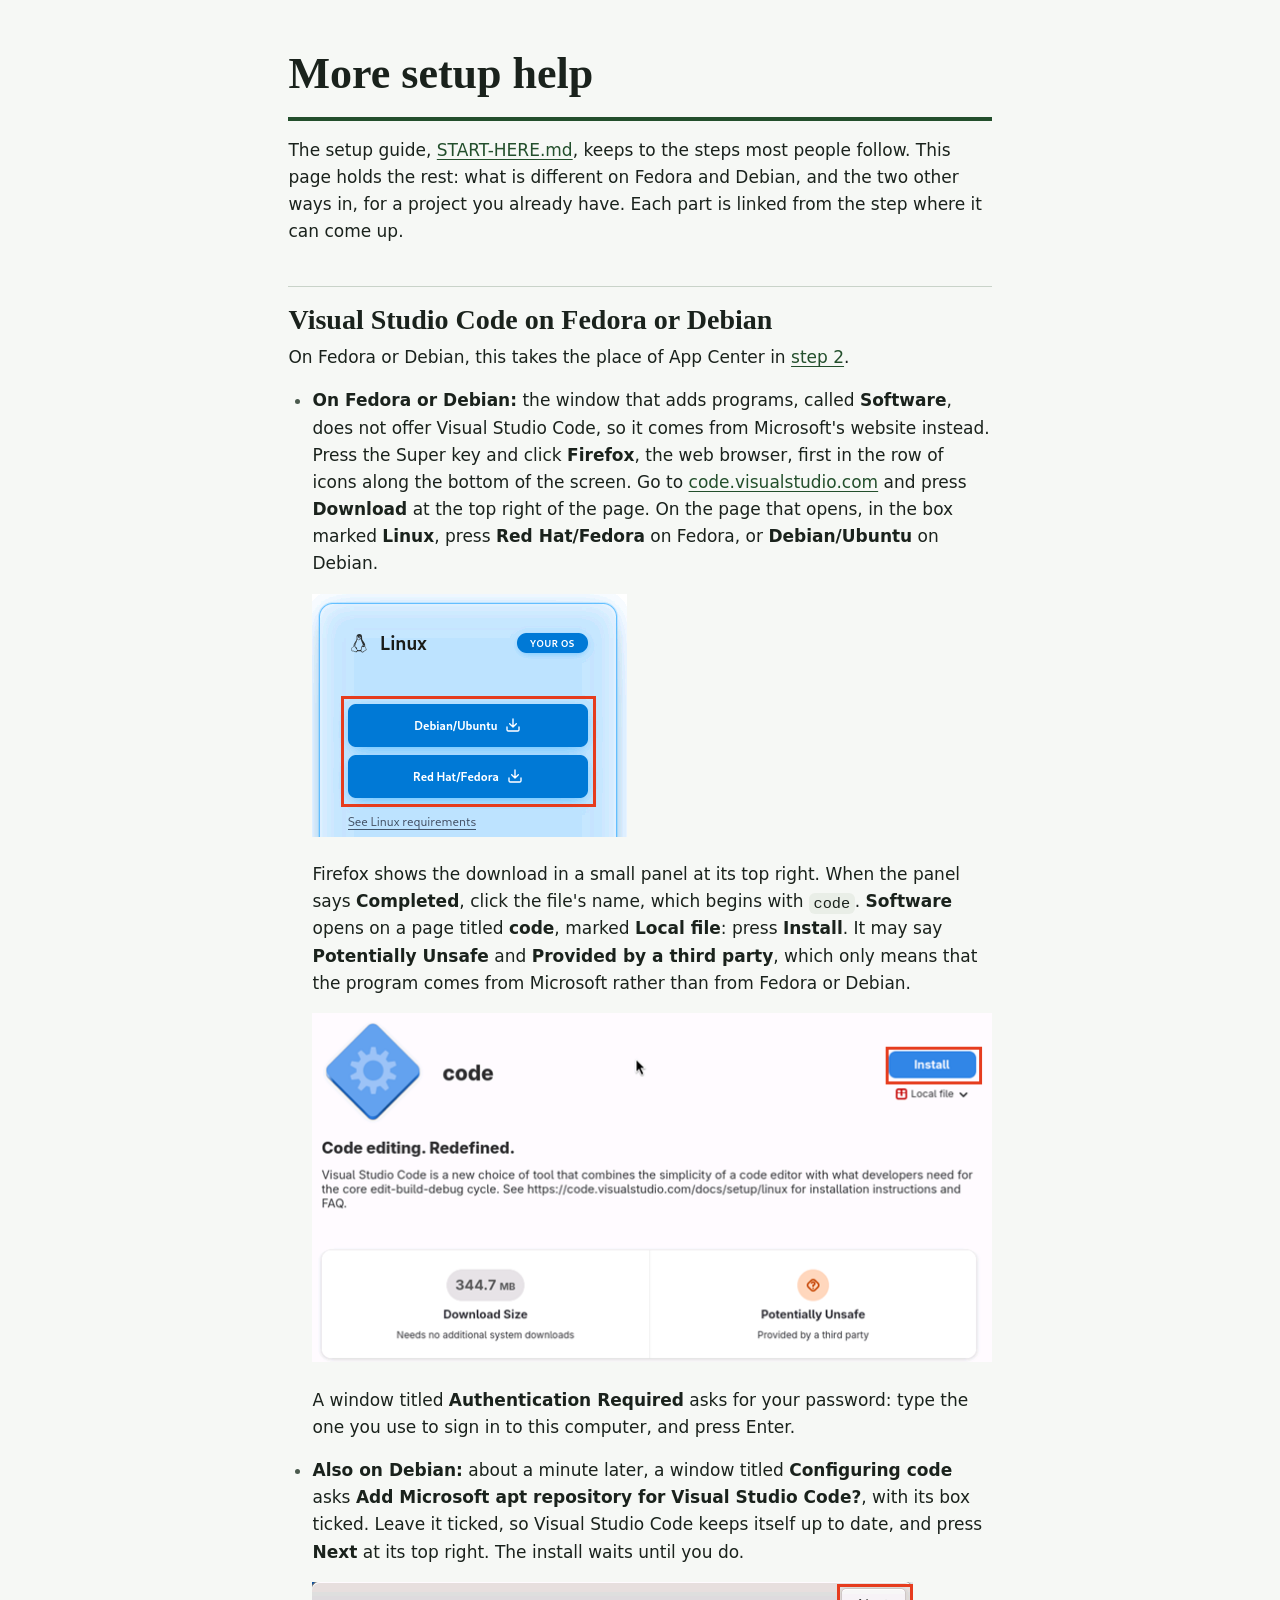
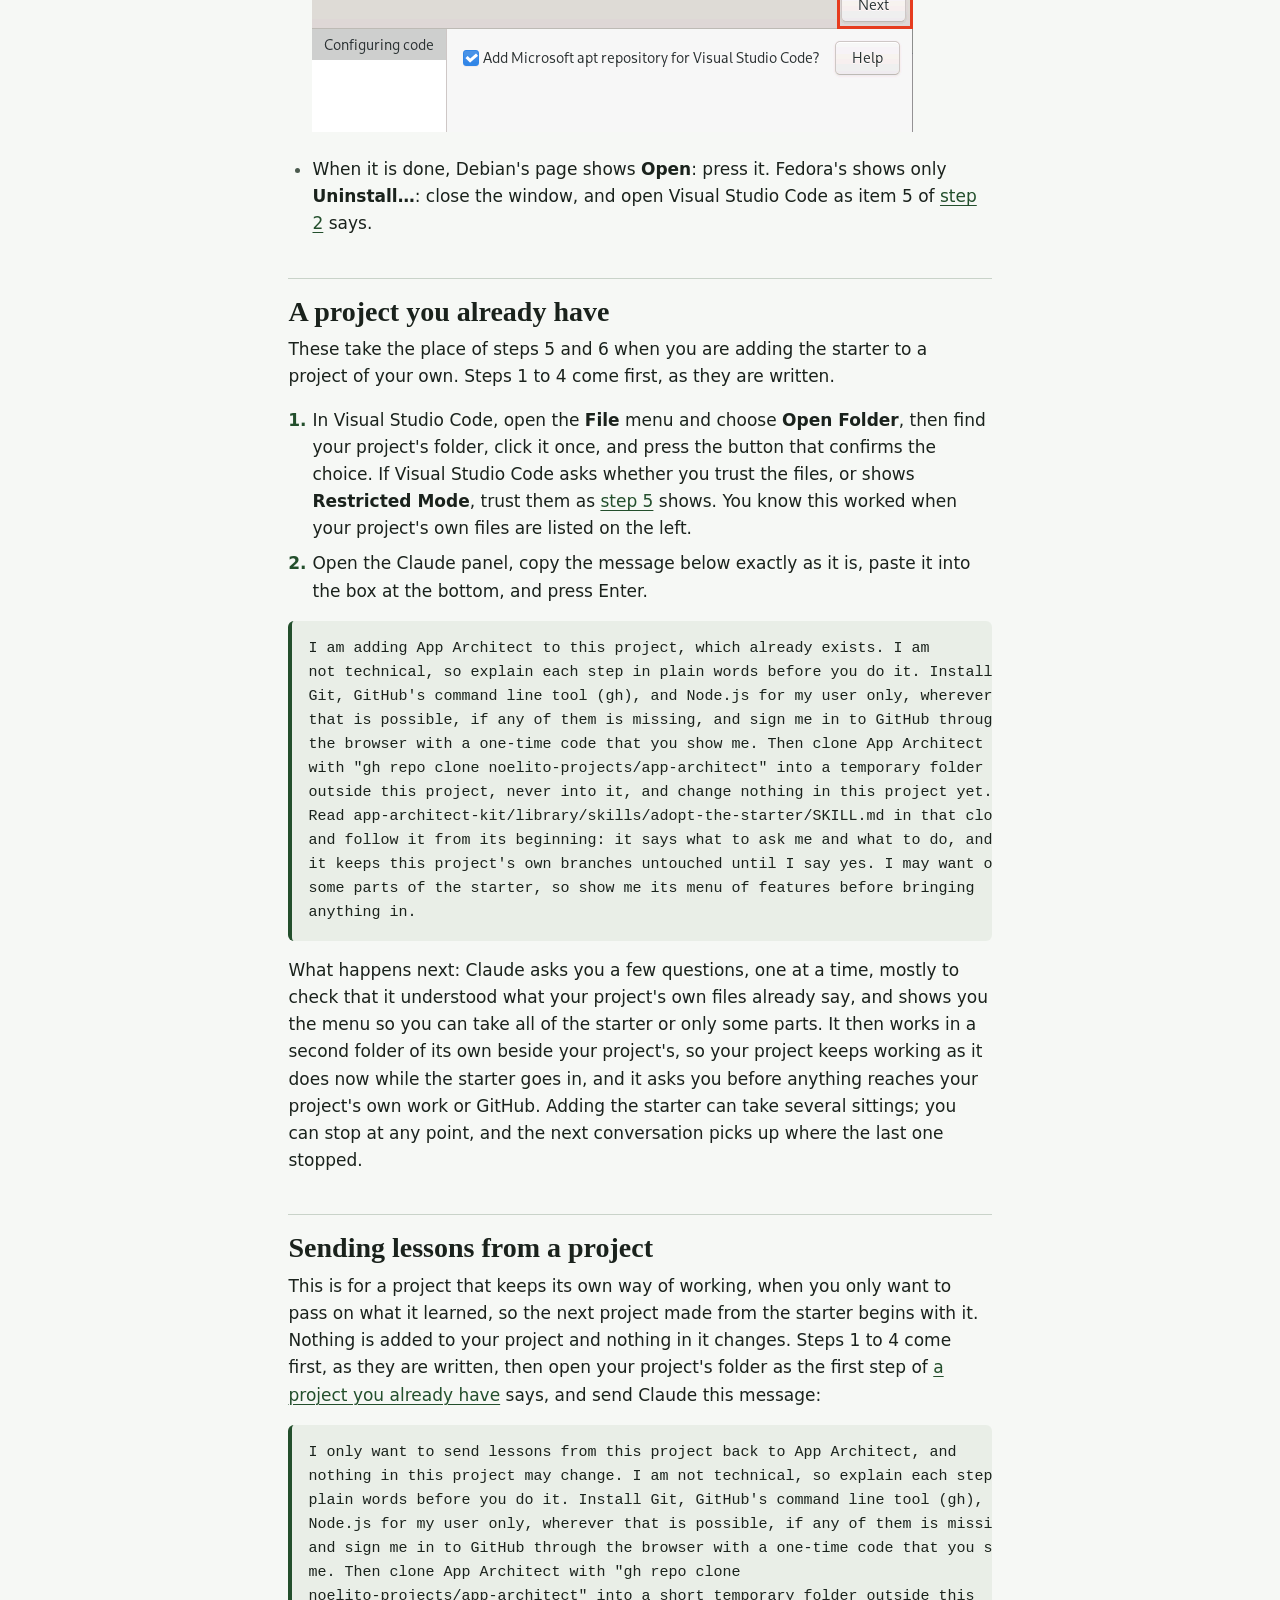
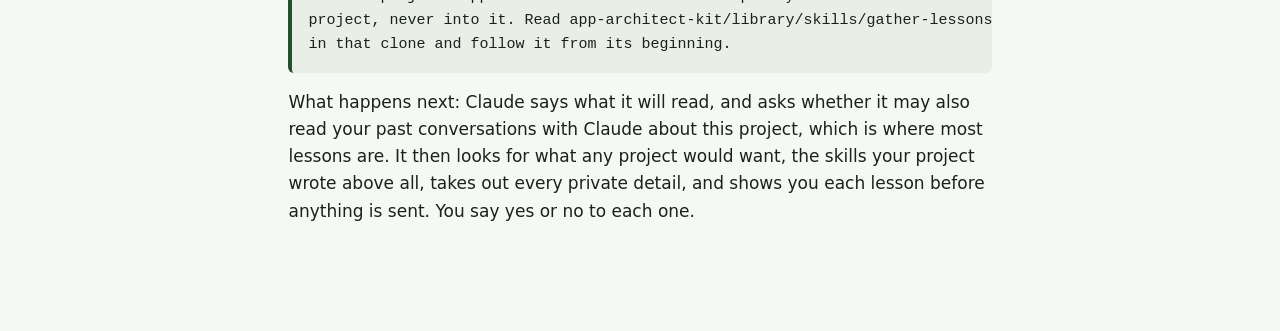
<file: more-setup-help.html>
<!doctype html>
<html lang="en">
<head>
<meta charset="utf-8">
<meta name="viewport" content="width=device-width, initial-scale=1">
<meta http-equiv="Content-Security-Policy" content="default-src &#39;none&#39;; style-src &#39;self&#39; https://fonts.googleapis.com; font-src https://fonts.gstatic.com; img-src &#39;self&#39;; base-uri &#39;none&#39;; form-action &#39;none&#39;">
<!-- frame-ancestors is left out of the policy above: a browser ignores it in a meta tag, and GitHub Pages sends no header of our choosing. -->
<title>More setup help</title>
<link rel="preconnect" href="https://fonts.googleapis.com">
<link rel="preconnect" href="https://fonts.gstatic.com" crossorigin>
<link rel="stylesheet" href="https://fonts.googleapis.com/css2?family=Public+Sans:ital,wght@0,400;0,600;1,400&amp;family=Source+Serif+4:opsz,wght@8..60,600&amp;display=swap">
<link rel="stylesheet" href="guide.css">
</head>
<body>
<main class="guide">
<h1 id="more-setup-help">More setup help</h1>
<p>The setup guide, <a href="index.html">START-HERE.md</a>, keeps to the steps most people
follow. This page holds the rest: what is different on Fedora and Debian, and
the two other ways in, for a project you already have. Each part is linked from
the step where it can come up.</p>
<h2 id="visual-studio-code-on-fedora-or-debian">Visual Studio Code on Fedora or Debian</h2>
<p>On Fedora or Debian, this takes the place of App Center in
<a href="index.html#step-2-install-visual-studio-code">step 2</a>.</p>
<ul>
<li><p><strong>On Fedora or Debian:</strong> the window that adds programs, called <strong>Software</strong>,
does not offer Visual Studio Code, so it comes from Microsoft&#39;s website
instead. Press the Super key and click <strong>Firefox</strong>, the web browser, first in
the row of icons along the bottom of the screen. Go to
<a href="https://code.visualstudio.com">code.visualstudio.com</a> and press <strong>Download</strong>
at the top right of the page. On the page that opens, in the box marked
<strong>Linux</strong>, press <strong>Red Hat/Fedora</strong> on Fedora, or <strong>Debian/Ubuntu</strong> on Debian.</p>
<p><img src="app-architect-kit/docs/setup-guide-pictures/download-page-linux.png" alt="The download page&#39;s Linux box, marked &quot;Your OS&quot;, with its two buttons, Debian/Ubuntu and Red Hat/Fedora, marked"></p>
<p>Firefox shows the download in a small panel at its top right. When the panel
says <strong>Completed</strong>, click the file&#39;s name, which begins with <code>code</code>.
<strong>Software</strong> opens on a page titled <strong>code</strong>, marked <strong>Local file</strong>: press
<strong>Install</strong>. It may say <strong>Potentially Unsafe</strong> and <strong>Provided by a third
party</strong>, which only means that the program comes from Microsoft rather than
from Fedora or Debian.</p>
<p><img src="app-architect-kit/docs/setup-guide-pictures/software-install-local-file.png" alt="Software&#39;s page for &quot;code&quot;, a local file, with the Install button marked, and Potentially Unsafe, provided by a third party, below"></p>
<p>A window titled <strong>Authentication Required</strong> asks for your password: type the
one you use to sign in to this computer, and press Enter.</p></li>
<li><p><strong>Also on Debian:</strong> about a minute later, a window titled <strong>Configuring code</strong>
asks <strong>Add Microsoft apt repository for Visual Studio Code?</strong>, with its box
ticked. Leave it ticked, so Visual Studio Code keeps itself up to date, and
press <strong>Next</strong> at its top right. The install waits until you do.</p>
<p><img src="app-architect-kit/docs/setup-guide-pictures/configuring-code-repository.png" alt="The Configuring code window asking &quot;Add Microsoft apt repository for Visual Studio Code?&quot;, its box ticked, with Next marked"></p></li>
<li><p>When it is done, Debian&#39;s page shows <strong>Open</strong>: press it. Fedora&#39;s shows only
<strong>Uninstall…</strong>: close the window, and open Visual Studio Code as item 5 of
<a href="index.html#step-2-install-visual-studio-code">step 2</a> says.</p></li>
</ul>
<h2 id="a-project-you-already-have">A project you already have</h2>
<p>These take the place of steps 5 and 6 when you are adding the starter to a
project of your own. Steps 1 to 4 come first, as they are written.</p>
<ol>
<li>In Visual Studio Code, open the <strong>File</strong> menu and choose <strong>Open Folder</strong>,
then find your project&#39;s folder, click it once, and press the button that
confirms the choice. If Visual Studio Code asks whether you trust the files,
or shows <strong>Restricted Mode</strong>, trust them as
<a href="index.html#step-5-make-a-folder-for-your-project">step 5</a> shows. You know
this worked when your project&#39;s own files are listed on the left.</li>
<li>Open the Claude panel, copy the message below exactly as it is, paste it into
the box at the bottom, and press Enter.</li>
</ol>
<pre tabindex="0"><code>I am adding App Architect to this project, which already exists. I am
not technical, so explain each step in plain words before you do it. Install
Git, GitHub&#39;s command line tool (gh), and Node.js for my user only, wherever
that is possible, if any of them is missing, and sign me in to GitHub through
the browser with a one-time code that you show me. Then clone App Architect
with &quot;gh repo clone noelito-projects/app-architect&quot; into a temporary folder
outside this project, never into it, and change nothing in this project yet.
Read app-architect-kit/library/skills/adopt-the-starter/SKILL.md in that clone
and follow it from its beginning: it says what to ask me and what to do, and
it keeps this project&#39;s own branches untouched until I say yes. I may want only
some parts of the starter, so show me its menu of features before bringing
anything in.</code></pre>
<p>What happens next: Claude asks you a few questions, one at a time, mostly to
check that it understood what your project&#39;s own files already say, and shows
you the menu so you can take all of the starter or only some parts. It then
works in a second folder of its own beside your project&#39;s, so your project keeps
working as it does now while the starter goes in, and it asks you before
anything reaches your project&#39;s own work or GitHub. Adding the starter can take
several sittings; you can stop at any point, and the next conversation picks up
where the last one stopped.</p>
<h2 id="sending-lessons-from-a-project">Sending lessons from a project</h2>
<p>This is for a project that keeps its own way of working, when you only want to
pass on what it learned, so the next project made from the starter begins with
it. Nothing is added to your project and nothing in it changes. Steps 1 to 4
come first, as they are written, then open your project&#39;s folder as the first
step of <a href="#a-project-you-already-have">a project you already have</a> says, and send
Claude this message:</p>
<pre tabindex="0"><code>I only want to send lessons from this project back to App Architect, and
nothing in this project may change. I am not technical, so explain each step in
plain words before you do it. Install Git, GitHub&#39;s command line tool (gh), and
Node.js for my user only, wherever that is possible, if any of them is missing,
and sign me in to GitHub through the browser with a one-time code that you show
me. Then clone App Architect with &quot;gh repo clone
noelito-projects/app-architect&quot; into a short temporary folder outside this
project, never into it. Read app-architect-kit/library/skills/gather-lessons/SKILL.md
in that clone and follow it from its beginning.</code></pre>
<p>What happens next: Claude says what it will read, and asks whether it may also
read your past conversations with Claude about this project, which is where most
lessons are. It then looks for what any project would want, the skills your
project wrote above all, takes out every private detail, and shows you each
lesson before anything is sent. You say yes or no to each one.</p>
</main>
</body>
</html>
</file>
<file: guide.css>
/*
 * The stylesheet of the setup guide's published page. app-architect-kit/tools/guide-page.mjs
 * copies it beside the page as guide.css; the page links it, and carries no
 * style of its own.
 *
 * Every color, length, and face is a token on the bare :root below, the one
 * home for this page's values, and every rule after the tokens uses them. The
 * colors are redefined twice for dark: once for a reader whose system asks for
 * dark and who has not chosen light, and once for a reader who chose dark.
 * The accent is the starter's own window color (project.json, `windowColor`);
 * its dark counterpart keeps more than 4.5 to 1 against the dark background,
 * which the tool's test measures.
 */

:root {
  --color-background: #f6f8f5;
  --color-surface: #e9eee7;
  --color-text: #1a221c;
  --color-muted: #4b5a4e;
  --color-border: #c9d3c9;
  --color-accent: #234f2c;
  --color-accent-hover: #163a1d;
  color-scheme: light;

  --face-body:
    'Public Sans', system-ui, -apple-system, 'Segoe UI', Roboto, Arial,
    sans-serif;
  --face-heading: 'Source Serif 4', Georgia, Cambria, 'Times New Roman', serif;
  --face-code:
    ui-monospace, 'Cascadia Mono', Menlo, Consolas, 'Liberation Mono', monospace;

  --size-body: 1.0625rem;
  --size-small: 0.9375rem;
  --size-code: 0.9em;
  --size-title: clamp(2rem, 1.4rem + 3vw, 2.75rem);
  --size-section: clamp(1.4rem, 1.15rem + 1.2vw, 1.75rem);
  --size-subsection: 1.25rem;
  --leading-body: 1.6;
  --leading-heading: 1.2;
  --weight-heading: 600;
  --weight-strong: 600;

  --measure: 65ch;
  --gutter: 1.25rem;
  --space-small: 0.5rem;
  --space-medium: 1rem;
  --space-large: 2.5rem;
  --space-page: 3rem;
  --list-indent: 1.5rem;
  --rule-width: 1px;
  --accent-bar-width: 0.25rem;
  --underline-offset: 0.18em;
  --underline-width: 1px;
  --underline-width-hover: 2px;
  --focus-width: 3px;
  --focus-offset: 2px;
  --key-depth: 2px;
  --radius: 0.375rem;
  --code-padding-block: 0.1em;
  --code-padding-inline: 0.3em;
}

@media (prefers-color-scheme: dark) {
  :root:not([data-theme='light']) {
    --color-background: #111813;
    --color-surface: #1c251e;
    --color-text: #e2e9e3;
    --color-muted: #a3b2a6;
    --color-border: #344136;
    --color-accent: #8cc79a;
    --color-accent-hover: #b0dcb9;
    color-scheme: dark;
  }
}

:root[data-theme='dark'] {
  --color-background: #111813;
  --color-surface: #1c251e;
  --color-text: #e2e9e3;
  --color-muted: #a3b2a6;
  --color-border: #344136;
  --color-accent: #8cc79a;
  --color-accent-hover: #b0dcb9;
  color-scheme: dark;
}

body {
  margin: 0;
  background: var(--color-background);
  color: var(--color-text);
  font-family: var(--face-body);
  font-size: var(--size-body);
  line-height: var(--leading-body);
  overflow-wrap: break-word;
  -webkit-text-size-adjust: 100%;
  text-size-adjust: 100%;
}

/* The one wrapper: the side gutter is set here and nowhere else, so the page
 * keeps its margin at phone width; the vertical space is padding-block, which
 * leaves the sides alone. */
.guide {
  box-sizing: border-box;
  max-width: calc(var(--measure) + 2 * var(--gutter));
  margin-inline: auto;
  padding-inline: var(--gutter);
  padding-block: var(--space-page);
}

h1,
h2,
h3 {
  font-family: var(--face-heading);
  font-weight: var(--weight-heading);
  line-height: var(--leading-heading);
  text-wrap: balance;
  color: var(--color-text);
}

h1 {
  font-size: var(--size-title);
  margin-block: 0 var(--space-medium);
  padding-block-end: var(--space-medium);
  border-block-end: var(--accent-bar-width) solid var(--color-accent);
}

h2 {
  font-size: var(--size-section);
  margin-block: var(--space-large) var(--space-small);
  padding-block-start: var(--space-medium);
  border-block-start: var(--rule-width) solid var(--color-border);
}

h3 {
  font-size: var(--size-subsection);
  margin-block: var(--space-large) var(--space-small);
}

p,
ul,
ol,
pre,
blockquote {
  margin-block: 0 var(--space-medium);
}

ul,
ol {
  padding-inline-start: var(--list-indent);
}

li {
  margin-block: var(--space-small);
}

li > ul,
li > ol {
  margin-block: var(--space-small) 0;
}

li::marker {
  color: var(--color-muted);
}

ol > li::marker {
  font-weight: var(--weight-strong);
  color: var(--color-accent);
}

strong {
  font-weight: var(--weight-strong);
}

a {
  color: var(--color-accent);
  text-decoration-line: underline;
  text-decoration-thickness: var(--underline-width);
  text-underline-offset: var(--underline-offset);
  overflow-wrap: anywhere;
}

a:hover {
  color: var(--color-accent-hover);
  text-decoration-thickness: var(--underline-width-hover);
}

a:focus-visible {
  outline: var(--focus-width) solid var(--color-accent);
  outline-offset: var(--focus-offset);
  border-radius: var(--radius);
}

code {
  font-family: var(--face-code);
  font-size: var(--size-code);
  background: var(--color-surface);
  border-radius: var(--radius);
  padding-block: var(--code-padding-block);
  padding-inline: var(--code-padding-inline);
  overflow-wrap: anywhere;
}

kbd {
  font-family: var(--face-code);
  font-size: var(--size-code);
  border: var(--rule-width) solid var(--color-border);
  border-block-end-width: var(--key-depth);
  border-radius: var(--radius);
  padding-block: var(--code-padding-block);
  padding-inline: var(--code-padding-inline);
  white-space: nowrap;
}

/* A block of code keeps its lines as written and scrolls inside its own box,
 * so a long line never pushes the page wider than the phone. */
pre {
  overflow-x: auto;
  background: var(--color-surface);
  border-inline-start: var(--accent-bar-width) solid var(--color-accent);
  border-radius: var(--radius);
  padding-block: var(--space-medium);
  padding-inline: var(--space-medium);
  font-size: var(--size-small);
  line-height: var(--leading-body);
}

pre:focus-visible {
  outline: var(--focus-width) solid var(--color-accent);
  outline-offset: var(--focus-offset);
}

pre code {
  background: none;
  padding-block: 0;
  padding-inline: 0;
  font-size: inherit;
  overflow-wrap: normal;
  white-space: pre;
}

blockquote {
  margin-inline: 0;
  padding-inline-start: var(--space-medium);
  border-inline-start: var(--accent-bar-width) solid var(--color-border);
  color: var(--color-muted);
}

hr {
  border: none;
  border-block-start: var(--rule-width) solid var(--color-border);
  margin-block: var(--space-large);
}

img {
  max-width: 100%;
  height: auto;
}

/* The menu of the starter's features (features.html), built beside the guide
 * by features-page.mjs. Each feature is a section of labels and their values,
 * and the mark on a part that is always included is a quiet label of its own. */
.feature {
  margin-block: var(--space-large);
}

.feature > h3 {
  margin-block: 0 var(--space-small);
}

.always-included {
  display: inline-block;
  margin-block: 0 var(--space-small);
  padding-inline: var(--space-small);
  border: var(--rule-width) solid var(--color-accent);
  border-radius: var(--radius);
  color: var(--color-accent);
  font-size: var(--size-small);
  font-weight: var(--weight-strong);
}

dl {
  margin-block: 0;
}

dt {
  margin-block: var(--space-small) 0;
  color: var(--color-muted);
  font-size: var(--size-small);
  font-weight: var(--weight-strong);
}

dd {
  margin-inline: 0;
  margin-block: 0;
}

dd > ul {
  margin-block: 0;
}

dd li {
  margin-block: 0;
}
</file>
